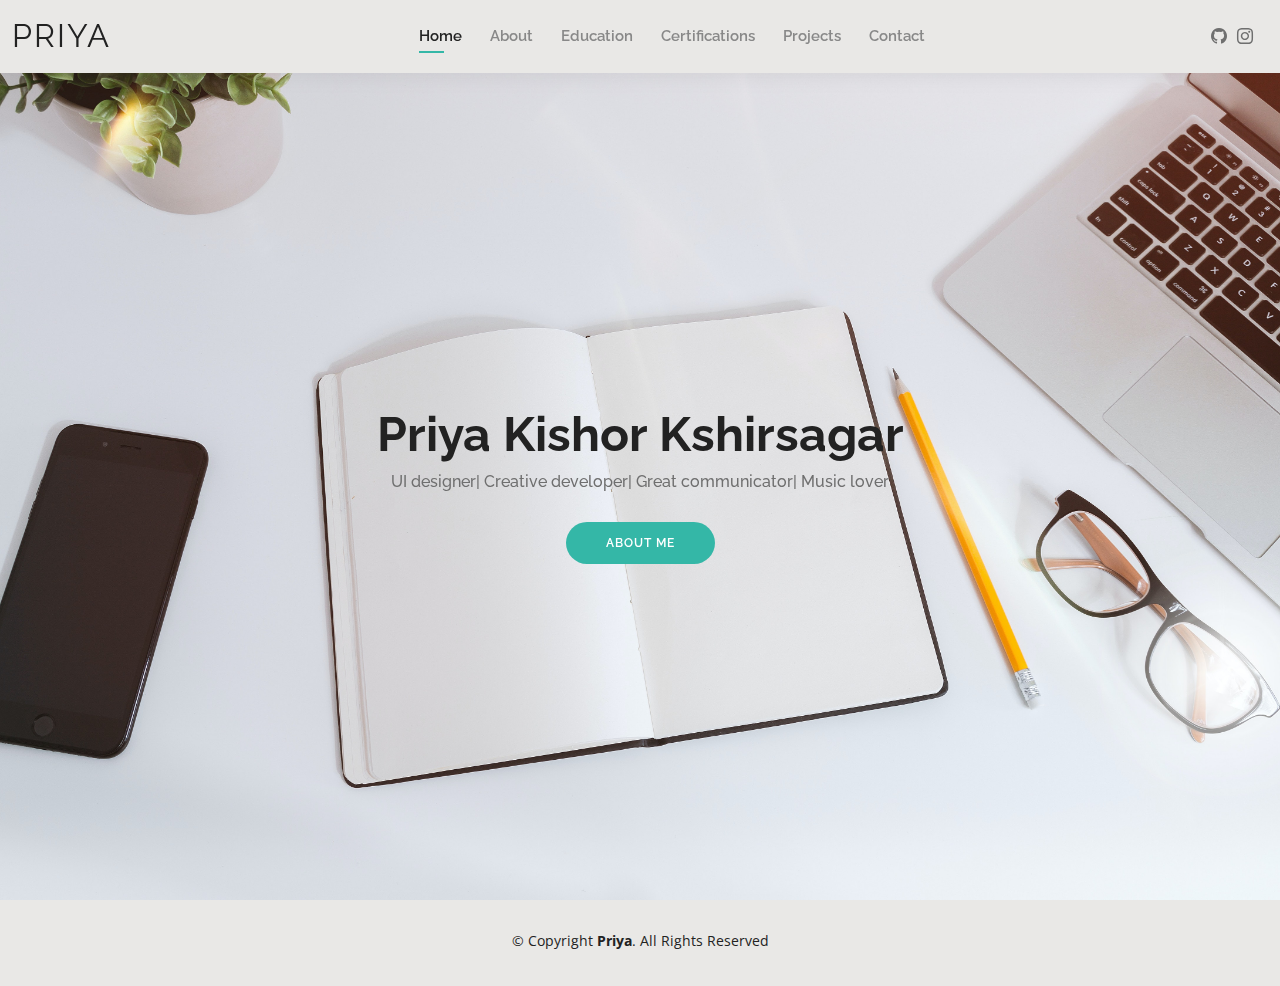
<file: docs/index.html>
<!DOCTYPE html>
<html lang="en">

<head>
  <meta charset="utf-8">
  <meta content="width=device-width, initial-scale=1.0" name="viewport">

  <title>Priya's Portfolio</title>
  <meta content="" name="description">
  <meta content="" name="keywords">

  <!-- Favicons -->
  <link href="assets/img/star.png" rel="icon">
  <link href="assets/img/star.png" rel="apple-touch-icon">

  <!-- Google Fonts -->
  <link href="https://fonts.googleapis.com/css?family=Open+Sans:300,300i,400,400i,600,600i,700,700i|Raleway:300,300i,400,400i,500,500i,600,600i,700,700i|Poppins:300,300i,400,400i,500,500i,600,600i,700,700i" rel="stylesheet">

  <!-- Vendor CSS Files -->
  <link href="assets/vendor/aos/aos.css" rel="stylesheet">
  <link href="assets/vendor/bootstrap/css/bootstrap.min.css" rel="stylesheet">
  <link href="assets/vendor/bootstrap-icons/bootstrap-icons.css" rel="stylesheet">
  <link href="assets/vendor/boxicons/css/boxicons.min.css" rel="stylesheet">
  <link href="assets/vendor/glightbox/css/glightbox.min.css" rel="stylesheet">
  <link href="assets/vendor/swiper/swiper-bundle.min.css" rel="stylesheet">

  <!-- Template Main CSS File -->
  <link href="assets/css/style.css" rel="stylesheet">

  <!-- =======================================================
  * Template Name: Kelly - v4.10.0
  * Template URL: https://bootstrapmade.com/kelly-free-bootstrap-cv-resume-html-template/
  * Author: BootstrapMade.com
  * License: https://bootstrapmade.com/license/
  ======================================================== -->
</head>

<body>

  <!-- ======= Header ======= -->
  <header id="header" class="fixed-top">
    <div class="container-fluid d-flex justify-content-between align-items-center">

      <h1 class="logo me-auto me-lg-0"><a href="index.html">Priya</a></h1>
      <!-- Uncomment below if you prefer to use an image logo -->
      <!-- <a href="index.html" class="logo"><img src="assets/img/logo.png" alt="" class="img-fluid"></a> -->

      <nav id="navbar" class="navbar order-last order-lg-0">
        <ul>
          <li><a class="active" href="index.html">Home</a></li>
          <li><a href="about.html">About</a></li>
          <li><a href="education.html">Education</a></li>
          <li><a href="certifications.html">Certifications</a></li>
          <li><a href="Projects.html">Projects</a></li>
          <li><a href="contact.html">Contact</a></li>
        </ul>
        <i class="bi bi-list mobile-nav-toggle"></i>
      </nav><!-- .navbar -->

      <div class="header-social-links">
        <!-- <a href="#" class="facebook"><i class="bi bi-facebook"></i></a> -->
        <!-- <a href="#" class="linkedin"><i class="bi bi-linkedin"></i></i></a> -->
        <a href="#" class="github"><i class="bi bi-github"></i></a>
        <a href="#" class="instagram"><i class="bi bi-instagram"></i></a>
      </div>

    </div>

  </header><!-- End Header -->

  <!-- ======= Hero Section ======= -->
  <section id="hero" class="d-flex align-items-center">
    <div class="container d-flex flex-column align-items-center" data-aos="zoom-in" data-aos-delay="100">
      <h1>Priya Kishor Kshirsagar</h1>
      <h2>UI designer| Creative developer| Great communicator| Music lover</h2>
      <a href="about.html" class="btn-about">About Me</a>
    </div>
  </section><!-- End Hero -->

  <!-- ======= Footer ======= -->
  <footer id="footer">
    <div class="container">
      <div class="copyright">
        &copy; Copyright <strong><span>Priya</span></strong>. All Rights Reserved
      </div>
      <div class="credits">
        <!-- All the links in the footer should remain intact. -->
        <!-- You can delete the links only if you purchased the pro version. -->
        <!-- Licensing information: https://bootstrapmade.com/license/ -->
        <!-- Purchase the pro version with working PHP/AJAX contact form: https://bootstrapmade.com/kelly-free-bootstrap-cv-resume-html-template/ -->
        <!-- Designed by <a href="https://bootstrapmade.com/">BootstrapMade</a> -->
      </div>
    </div>
  </footer><!-- End  Footer -->

  <div id="preloader"></div>
  <a href="#" class="back-to-top d-flex align-items-center justify-content-center"><i class="bi bi-arrow-up-short"></i></a>

  <!-- Vendor JS Files -->
  <script src="assets/vendor/purecounter/purecounter_vanilla.js"></script>
  <script src="assets/vendor/aos/aos.js"></script>
  <script src="assets/vendor/bootstrap/js/bootstrap.bundle.min.js"></script>
  <script src="assets/vendor/glightbox/js/glightbox.min.js"></script>
  <script src="assets/vendor/isotope-layout/isotope.pkgd.min.js"></script>
  <script src="assets/vendor/swiper/swiper-bundle.min.js"></script>
  <script src="assets/vendor/waypoints/noframework.waypoints.js"></script>
  <script src="assets/vendor/php-email-form/validate.js"></script>

  <!-- Template Main JS File -->
  <script src="assets/js/main.js"></script>

</body>

</html>
</file>
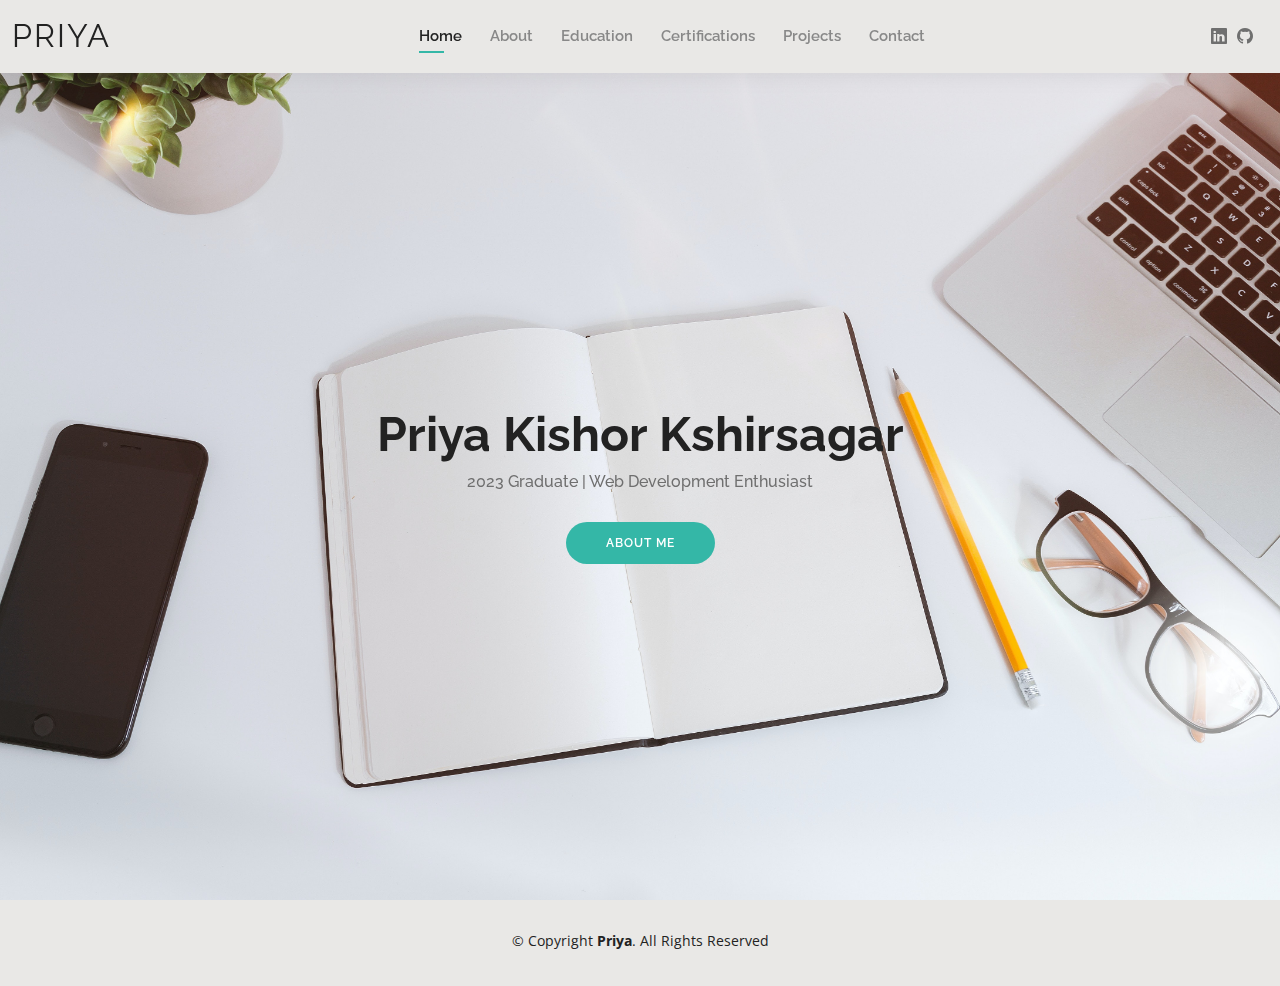
<file: Priya/index.html>
<!DOCTYPE html>
<html lang="en">

<head>
  <meta charset="utf-8">
  <meta content="width=device-width, initial-scale=1.0" name="viewport">

  <title>Priya's Portfolio</title>
  <meta content="" name="description">
  <meta content="" name="keywords">

  <!-- Favicons -->
  <link href="assets/img/star.png" rel="icon">
  <link href="assets/img/star.png" rel="apple-touch-icon">

  <!-- Google Fonts -->
  <link href="https://fonts.googleapis.com/css?family=Open+Sans:300,300i,400,400i,600,600i,700,700i|Raleway:300,300i,400,400i,500,500i,600,600i,700,700i|Poppins:300,300i,400,400i,500,500i,600,600i,700,700i" rel="stylesheet">

  <!-- Vendor CSS Files -->
  <link href="assets/vendor/aos/aos.css" rel="stylesheet">
  <link href="assets/vendor/bootstrap/css/bootstrap.min.css" rel="stylesheet">
  <link href="assets/vendor/bootstrap-icons/bootstrap-icons.css" rel="stylesheet">
  <link href="assets/vendor/boxicons/css/boxicons.min.css" rel="stylesheet">
  <link href="assets/vendor/glightbox/css/glightbox.min.css" rel="stylesheet">
  <link href="assets/vendor/swiper/swiper-bundle.min.css" rel="stylesheet">

  <!-- Template Main CSS File -->
  <link href="assets/css/style.css" rel="stylesheet">

</head>

<body>

  <!-- ======= Header ======= -->
  <header id="header" class="fixed-top">
    <div class="container-fluid d-flex justify-content-between align-items-center">

      <h1 class="logo me-auto me-lg-0"><a href="index.html">Priya</a></h1>
     
      <!-- <a href="index.html" class="logo"><img src="assets/img/logo.png" alt="" class="img-fluid"></a> -->

      <nav id="navbar" class="navbar order-last order-lg-0">
        <ul>
          <li><a class="active" href="index.html">Home</a></li>
          <li><a href="about.html">About</a></li>
          <li><a href="education.html">Education</a></li>
          <li><a href="certifications.html">Certifications</a></li>
          <li><a href="Projects.html">Projects</a></li>
          <li><a href="contact.html">Contact</a></li>
        </ul>
        <i class="bi bi-list mobile-nav-toggle"></i>
      </nav><!-- .navbar -->

      <div class="header-social-links">
        <a href="https://www.linkedin.com/in/priya-kishor-kshirsagar-585572217/" class="linkedin"><i class="bi bi-linkedin"></i></i></a>
        <a href="https://github.com/PriyaKsagar2" class="github"><i class="bi bi-github"></i></a>
        <!-- <a href="#" class="instagram"><i class="bi bi-instagram"></i></a> -->
      </div>

    </div>

  </header><!-- End Header -->

  <!-- ======= Hero Section ======= -->
  <section id="hero" class="d-flex align-items-center">
    <div class="container d-flex flex-column align-items-center" data-aos="zoom-in" data-aos-delay="100">
      <h1>Priya Kishor Kshirsagar</h1>
      <h2>2023 Graduate | Web Development Enthusiast</h2>
      <a href="about.html" class="btn-about">About Me</a>
    </div>
  </section><!-- End Hero -->

  <!-- ======= Footer ======= -->
  <footer id="footer">
    <div class="container">
      <div class="copyright">
        &copy; Copyright <strong><span>Priya</span></strong>. All Rights Reserved
      </div>
      <div class="credits">
        <!-- All the links in the footer should remain intact. -->
        <!-- You can delete the links only if you purchased the pro version. -->
        <!-- Licensing information: https://bootstrapmade.com/license/ -->
        <!-- Purchase the pro version with working PHP/AJAX contact form: https://bootstrapmade.com/kelly-free-bootstrap-cv-resume-html-template/ -->
        <!-- Designed by <a href="https://bootstrapmade.com/">BootstrapMade</a> -->
      </div>
    </div>
  </footer><!-- End  Footer -->

  <div id="preloader"></div>
  <a href="#" class="back-to-top d-flex align-items-center justify-content-center"><i class="bi bi-arrow-up-short"></i></a>

  <!-- Vendor JS Files -->
  <script src="assets/vendor/purecounter/purecounter_vanilla.js"></script>
  <script src="assets/vendor/aos/aos.js"></script>
  <script src="assets/vendor/bootstrap/js/bootstrap.bundle.min.js"></script>
  <script src="assets/vendor/glightbox/js/glightbox.min.js"></script>
  <script src="assets/vendor/isotope-layout/isotope.pkgd.min.js"></script>
  <script src="assets/vendor/swiper/swiper-bundle.min.js"></script>
  <script src="assets/vendor/waypoints/noframework.waypoints.js"></script>
  <script src="assets/vendor/php-email-form/validate.js"></script>

  <!-- Template Main JS File -->
  <script src="assets/js/main.js"></script>

</body>

</html>
</file>
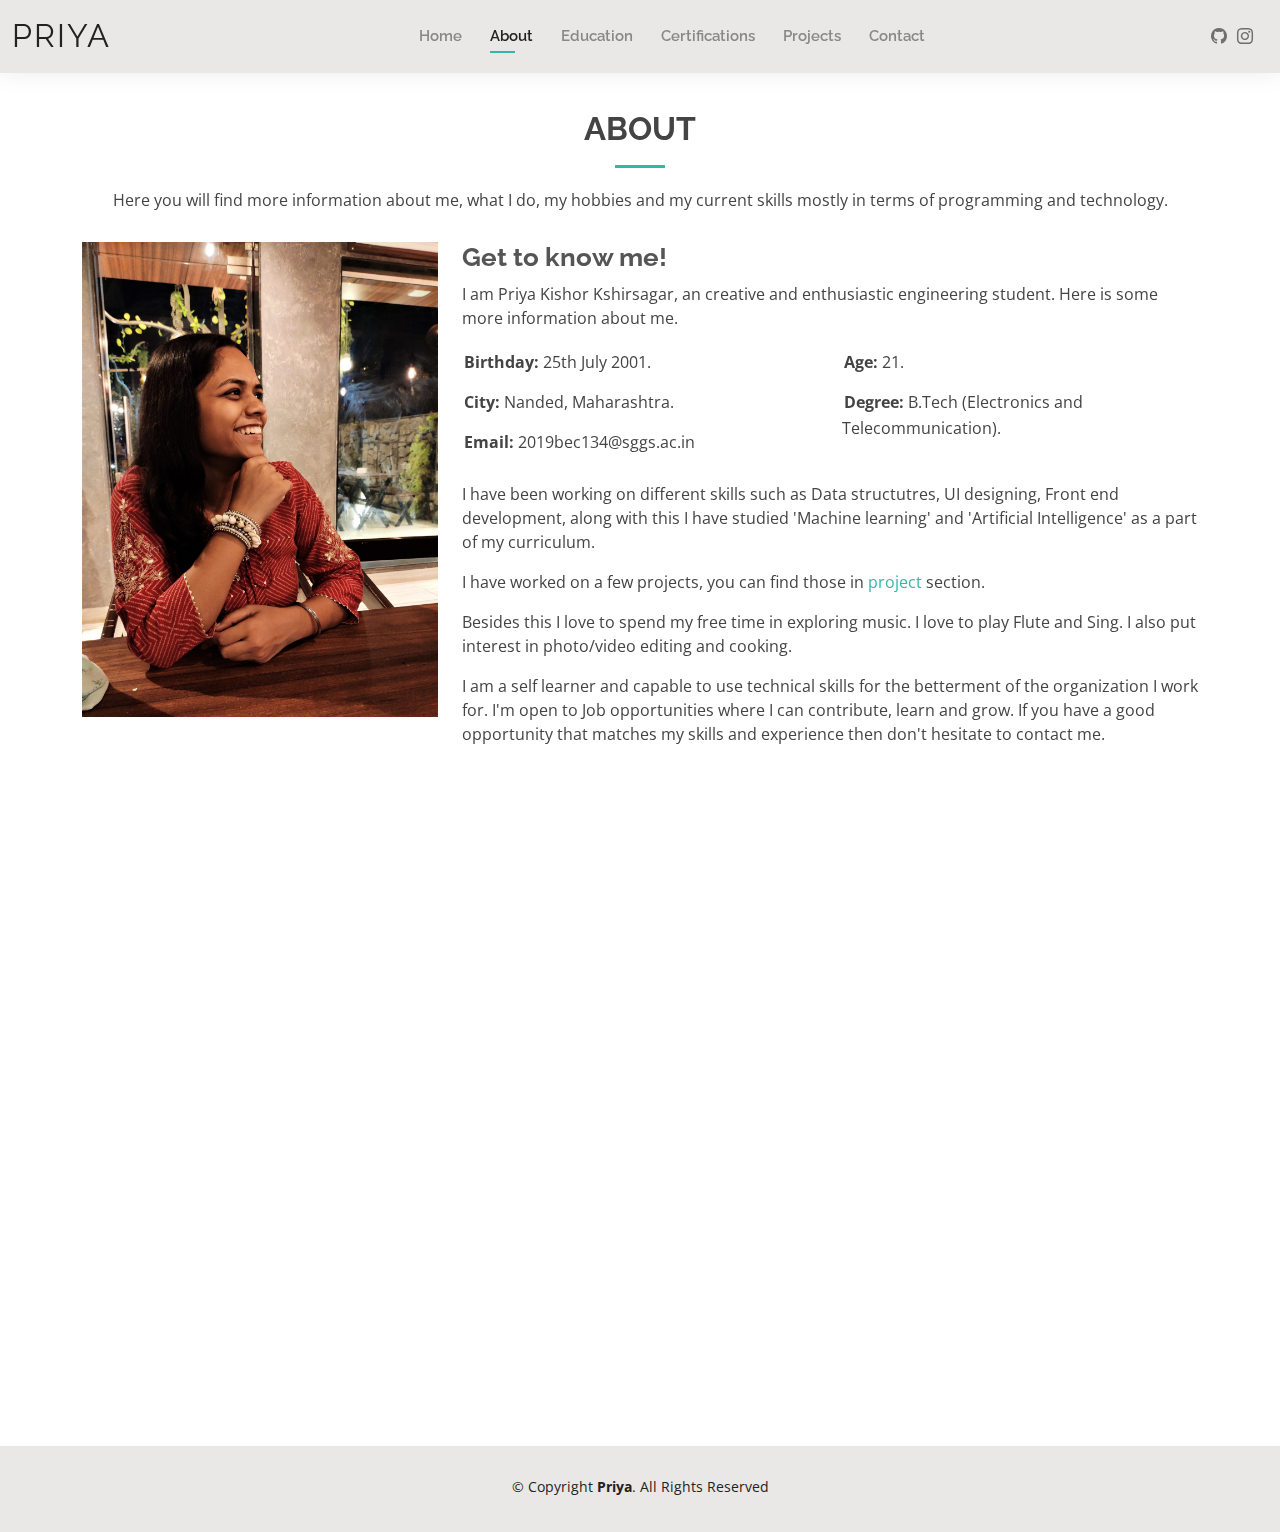
<file: docs/about.html>
<!DOCTYPE html>
<html lang="en">

<head>
  <meta charset="utf-8">
  <meta content="width=device-width, initial-scale=1.0" name="viewport">

  <title>About - Priya's Portfolio</title>
  <meta content="" name="description">
  <meta content="" name="keywords">

  <!-- Favicons -->
  <!-- Favicons -->
  <link href="assets/img/star.png" rel="icon">
  <link href="assets/img/star.png" rel="apple-touch-icon">

  <!-- Google Fonts -->
  <link href="https://fonts.googleapis.com/css?family=Open+Sans:300,300i,400,400i,600,600i,700,700i|Raleway:300,300i,400,400i,500,500i,600,600i,700,700i|Poppins:300,300i,400,400i,500,500i,600,600i,700,700i" rel="stylesheet">

  <!-- Vendor CSS Files -->
  <link href="assets/vendor/aos/aos.css" rel="stylesheet">
  <link href="assets/vendor/bootstrap/css/bootstrap.min.css" rel="stylesheet">
  <link href="assets/vendor/bootstrap-icons/bootstrap-icons.css" rel="stylesheet">
  <link href="assets/vendor/boxicons/css/boxicons.min.css" rel="stylesheet">
  <link href="assets/vendor/glightbox/css/glightbox.min.css" rel="stylesheet">
  <link href="assets/vendor/swiper/swiper-bundle.min.css" rel="stylesheet">

  <!-- Template Main CSS File -->
  <link href="assets/css/style.css" rel="stylesheet">

  <!-- =======================================================
  * Template Name: Kelly - v4.10.0
  * Template URL: https://bootstrapmade.com/kelly-free-bootstrap-cv-resume-html-template/
  * Author: BootstrapMade.com
  * License: https://bootstrapmade.com/license/
  ======================================================== -->
</head>

<body>

  <!-- ======= Header ======= -->
  <header id="header" class="fixed-top">
    <div class="container-fluid d-flex justify-content-between align-items-center">

      <h1 class="logo me-auto me-lg-0"><a href="index.html">Priya</a></h1>
      <!-- Uncomment below if you prefer to use an image logo -->
      <!-- <a href="index.html" class="logo"><img src="assets/img/logo.png" alt="" class="img-fluid"></a>-->

      <nav id="navbar" class="navbar order-last order-lg-0">
        <ul>
          <li><a href="index.html">Home</a></li>
          <li><a class="active" href="about.html">About</a></li>
          <li><a href="education.html">Education</a></li>
          <li><a href="certifications.html">Certifications</a></li>
          <li><a href="Projects.html">Projects</a></li>
          <li><a href="contact.html">Contact</a></li>
        </ul>
        <i class="bi bi-list mobile-nav-toggle"></i>
      </nav><!-- .navbar -->

      <div class="header-social-links">
        <!-- <a href="#" class="facebook"><i class="bi bi-facebook"></i></a> -->
        <!-- <a href="#" class="linkedin"><i class="bi bi-linkedin"></i></i></a> -->
        <a href="#" class="github"><i class="bi bi-github"></i></a>
        <a href="#" class="instagram"><i class="bi bi-instagram"></i></a>
      </div>

    </div>

  </header><!-- End Header -->

  <main id="main">

    <!-- ======= About Section ======= -->
    <section id="about" class="about">
      <div class="container" data-aos="fade-up">

        <div class="section-title">
          <h2>About</h2>
          <p>Here you will find more information about me, what I do, my hobbies and my current skills mostly in terms of programming and technology.</p>
        </div>

        <div class="row">
          <div class="col-lg-4">
            <img src="assets/img/About1.jpg" class="img-fluid" alt="">
          </div>
          <div class="col-lg-8 pt-4 pt-lg-0 content">
            <h3>Get to know me!</h3> 
            <!-- (&amp; Developer) -->
            <p>
              I am Priya Kishor Kshirsagar, an creative and enthusiastic engineering student. Here is some more information about me. 
            </p>
            <div class="row">
              <div class="col-lg-6">
                <ul>
                  <li><i class="bi bi-rounded-right"></i> <strong>Birthday:</strong> 25th July 2001.</li>
                  <!-- <li><i class="bi bi-rounded-right"></i> <strong>Website:</strong> www.example.com</li> -->
                  <!-- <li><i class="bi bi-rounded-right"></i> <strong>Phone:</strong> +123 456 7890</li> -->
                  <li><i class="bi bi-rounded-right"></i> <strong>City:</strong> Nanded, Maharashtra.</li>
                  <li><i class="bi bi-rounded-right"></i> <strong>Email:</strong> 2019bec134@sggs.ac.in</li>
                </ul>
              </div>
              <div class="col-lg-6">
                <ul>
                  <li><i class="bi bi-rounded-right"></i> <strong>Age:</strong> 21.</li>
                  <li><i class="bi bi-rounded-right"></i> <strong>Degree:</strong> B.Tech (Electronics and Telecommunication).</li>
                  <!-- <li><i class="bi bi-rounded-right"></i> <strong>Email:</strong> 2019bec134@sggs.ac.in</li> -->
                  <!--<li><i class="bi bi-rounded-right"></i> <strong>Freelance:</strong> Available</li> -->
                </ul>
              </div>
            </div>
            <!-- <p>
              I am an enthusiastic engineering student who is a self learner and capable to use technical skills for the
              betterment of the organization.
            </p> -->
            <P>
              I have been working on different skills such as Data structutres, UI designing, Front end development, along with this I have studied 'Machine learning' and 'Artificial Intelligence' as a part of my curriculum.
            </P>
            <p>
              I have worked on a few projects, you can find those in <a href="Projects.html">project</a> section.
            </p>
            <p>
              Besides this I love to spend my free time in exploring music. I love to play Flute and Sing. I also put interest in photo/video editing and cooking.
            </p>            
            <p>
              I am a self learner and capable to use technical skills for the betterment of the organization I work for. I'm open to Job opportunities where I can contribute, learn and grow. If you have a good opportunity that matches my skills and experience then don't hesitate to contact me.
            </p>
          </div>
        </div>

      </div>
    </section><!-- End About Section -->

      <!-- ======= Skills Section ======= -->
      <section id="skills" class="skills">
        <div class="container" data-aos="fade-up">
  
          <div class="section-title">
            <h2>Skills</h2>
            <!-- <p>Magnam dolores commodi suscipit. Necessitatibus eius consequatur ex aliquid fuga eum quidem. Sit sint consectetur velit. Quisquam quos quisquam cupiditate. Et nemo qui impedit suscipit alias ea. Quia fugiat sit in iste officiis commodi quidem hic quas.</p> -->
          </div>
  
          <div class="row skills-content">
  
            <div class="col-lg-6">
  
              <!-- <div class="progress">
                <span class="skill">C++ <i class="val">70%</i></span>
                <div class="progress-bar-wrap">
                  <div class="progress-bar" role="progressbar" aria-valuenow="70" aria-valuemin="0" aria-valuemax="100"></div>
                </div>
              </div> -->
  
              <!-- <div class="progress">
                <span class="skill">HTML <i class="val">70%</i></span>
                <div class="progress-bar-wrap">
                  <div class="progress-bar" role="progressbar" aria-valuenow="70" aria-valuemin="0" aria-valuemax="100"></div>
                </div>
              </div> -->              
  
              <!-- <div class="progress">
                <span class="skill">css<i class="val">70%</i></span>
                <div class="progress-bar-wrap">
                  <div class="progress-bar" role="progressbar" aria-valuenow="70" aria-valuemin="0" aria-valuemax="100"></div>
                </div>
              </div> -->
            
              <!-- <div class="progress">
                <span class="skill">Python<i class="val">70%</i></span>
                <div class="progress-bar-wrap">
                  <div class="progress-bar" role="progressbar" aria-valuenow="70" aria-valuemin="0" aria-valuemax="100"></div>
                </div>
              </div> -->

              <div>                
                <li><i class="bi bi-rounded-right"></i> <strong><a>C++</a></strong></li>
              </div>
              <div>
                <li><i class="bi bi-rounded-right"></i> <strong><a>HTML5</a></strong></li>                
              </div>
              <div>
                <li><i class="bi bi-rounded-right"></i> <strong><a>CSS3</a></strong></li>                
              </div>
              <div>
                <li><i class="bi bi-rounded-right"></i> <strong><a>Python</a></strong></li>                
              </div>

            </div>
  
            <div class="col-lg-6">
  
              <!-- <div class="progress">
                <span class="skill">Data Structures <i class="val">70%</i></span>
                <div class="progress-bar-wrap">
                  <div class="progress-bar" role="progressbar" aria-valuenow="90" aria-valuemin="0" aria-valuemax="100"></div>
                </div>
              </div> -->             

              <!-- <div class="progress">
                <span class="skill">Communication <i class="val">90%</i></span>
                <div class="progress-bar-wrap">
                  <div class="progress-bar" role="progressbar" aria-valuenow="90" aria-valuemin="0" aria-valuemax="100"></div>
                </div>
              </div> -->
                
              <!-- <div class="progress">
                <span class="skill">MS Word <i class="val">90%</i></span>
                <div class="progress-bar-wrap">
                  <div class="progress-bar" role="progressbar" aria-valuenow="90" aria-valuemin="0" aria-valuemax="100"></div>
                </div>
              </div> -->
  
              <!-- <div ="progress">
                <span class="skill">Photo/ Video editing<i class="val">80%</i></span>
                <div class="progress-bar-wrap">
                  <div class="progress-bar" role="progressbar" aria-valuenow="55" aria-valuemin="0" aria-valuemax="100"></div>
                </div>
              </div> -->

              
              <div>
                <li><i class="bi bi-rounded-right"></i> <strong><a>Data Structures</a></strong></li>                
              </div>
              <div>
                <li><i class="bi bi-rounded-right"></i> <strong><a>Communication</a></strong></li>                
              </div>
              <div>
                <li><i class="bi bi-rounded-right"></i> <strong><a>MS Word</a></strong></li>              
              </div>
              <div>
                <li><i class="bi bi-rounded-right"></i> <strong><a>Photo/ Video editing</a></strong></li>                
              </div>

  
            </div>
  
          </div>
  
        </div>
      </section>
      
      <!-- End Skills Section -->

    <!-- ======= Facts Section ======= -->
    <section id="facts" class="facts">
      <div class="container" data-aos="fade-up">

        <div class="section-title">
          <h2>Strengths</h2>
          <!-- <p>Magnam dolores commodi suscipit. Necessitatibus eius consequatur ex aliquid fuga eum quidem. Sit sint consectetur velit. Quisquam quos quisquam cupiditate. Et nemo qui impedit suscipit alias ea. Quia fugiat sit in iste officiis commodi quidem hic quas.</p> -->
        </div>

        <!-- <div class="row counters">

          <div class="col-lg-3 col-6 text-center">
            <span data-purecounter-start="0" data-purecounter-end="232" data-purecounter-duration="1" class="purecounter"></span>
            <p>Positive Attitute</p>
          </div>

          <div class="col-lg-3 col-6 text-center">
            <span data-purecounter-start="0" data-purecounter-end="521" data-purecounter-duration="1" class="purecounter"></span>
            <p>Effective communication.</p>
          </div>

          <div class="col-lg-3 col-6 text-center">
            <span data-purecounter-start="0" data-purecounter-end="1463" data-purecounter-duration="1" class="purecounter"></span>
            <p>Teamwork</p>
          </div>

          <div class="col-lg-3 col-6 text-center">
            <span data-purecounter-start="0" data-purecounter-end="15" data-purecounter-duration="1" class="purecounter"></span>
            <p>Creative thinking</p>
          </div>

        </div> -->

        <div class="row">
          <div class="col-lg-6">
            <ul>
              <li><i class="bi bi-rounded-right"></i> <strong>Positive Attitute.</strong></li>
              <li><i class="bi bi-rounded-right"></i> <strong>Creative thinking.</strong></li>
              <!-- <li><i class="bi bi-rounded-right"></i> <strong>Phone:</strong> +123 456 7890</li> -->
              <li><i class="bi bi-rounded-right"></i> <strong>Time Management.</strong></li>
            </ul>
          </div>
          <div class="col-lg-6">
            <ul>
              <li><i class="bi bi-rounded-right"></i> <strong>Effective communication.</strong></li>
              <li><i class="bi bi-rounded-right"></i> <strong>Teamwork.</strong></li>
              <li><i class="bi bi-rounded-right"></i> <strong>Writing Skills.</strong></li>
              <!-- <li><i class="bi bi-rounded-right"></i> <strong>Email:</strong> 2019bec134@sggs.ac.in</li> -->
              <!--<li><i class="bi bi-rounded-right"></i> <strong>Freelance:</strong> Available</li> -->
            </ul>
          </div>
        </div>

      </div>
    </section>

    

    <!-- End Facts Section -->

    <!-- ======= Testimonials Section ======= -->
    <!-- <section id="testimonials" class="testimonials">
      <div class="container" data-aos="fade-up">

        <div class="section-title">
          <h2>Testimonials</h2>
          <p>Magnam dolores commodi suscipit. Necessitatibus eius consequatur ex aliquid fuga eum quidem. Sit sint consectetur velit. Quisquam quos quisquam cupiditate. Et nemo qui impedit suscipit alias ea. Quia fugiat sit in iste officiis commodi quidem hic quas.</p>
        </div>

        <div class="testimonials-slider swiper" data-aos="fade-up" data-aos-delay="100">
          <div class="swiper-wrapper">

            <div class="swiper-slide">
              <div class="testimonial-item">
                <img src="assets/img/testimonials/testimonials-1.jpg" class="testimonial-img" alt="">
                <h3>Saul Goodman</h3>
                <h4>Ceo &amp; Founder</h4>
                <p>
                  <i class="bx bxs-quote-alt-left quote-icon-left"></i>
                  Proin iaculis purus consequat sem cure digni ssim donec porttitora entum suscipit rhoncus. Accusantium quam, ultricies eget id, aliquam eget nibh et. Maecen aliquam, risus at semper.
                  <i class="bx bxs-quote-alt-right quote-icon-right"></i>
                </p>
              </div>
            </div> -->
            <!-- End testimonial item -->

            <!-- <div class="swiper-slide">
              <div class="testimonial-item">
                <img src="assets/img/testimonials/testimonials-2.jpg" class="testimonial-img" alt="">
                <h3>Sara Wilsson</h3>
                <h4>Designer</h4>
                <p>
                  <i class="bx bxs-quote-alt-left quote-icon-left"></i>
                  Export tempor illum tamen malis malis eram quae irure esse labore quem cillum quid cillum eram malis quorum velit fore eram velit sunt aliqua noster fugiat irure amet legam anim culpa.
                  <i class="bx bxs-quote-alt-right quote-icon-right"></i>
                </p>
              </div>
            </div> -->
            <!-- End testimonial item -->

            <!-- <div class="swiper-slide">
              <div class="testimonial-item">
                <img src="assets/img/testimonials/testimonials-3.jpg" class="testimonial-img" alt="">
                <h3>Jena Karlis</h3>
                <h4>Store Owner</h4>
                <p>
                  <i class="bx bxs-quote-alt-left quote-icon-left"></i>
                  Enim nisi quem export duis labore cillum quae magna enim sint quorum nulla quem veniam duis minim tempor labore quem eram duis noster aute amet eram fore quis sint minim.
                  <i class="bx bxs-quote-alt-right quote-icon-right"></i>
                </p>
              </div>
            </div> -->
            <!-- End testimonial item -->

            <!-- <div class="swiper-slide">
              <div class="testimonial-item">
                <img src="assets/img/testimonials/testimonials-4.jpg" class="testimonial-img" alt="">
                <h3>Matt Brandon</h3>
                <h4>Freelancer</h4>
                <p>
                  <i class="bx bxs-quote-alt-left quote-icon-left"></i>
                  Fugiat enim eram quae cillum dolore dolor amet nulla culpa multos export minim fugiat minim velit minim dolor enim duis veniam ipsum anim magna sunt elit fore quem dolore labore illum veniam.
                  <i class="bx bxs-quote-alt-right quote-icon-right"></i>
                </p>
              </div>
            </div> -->
            <!-- End testimonial item -->

            <!-- <div class="swiper-slide">
              <div class="testimonial-item">
                <img src="assets/img/testimonials/testimonials-5.jpg" class="testimonial-img" alt="">
                <h3>John Larson</h3>
                <h4>Entrepreneur</h4>
                <p>
                  <i class="bx bxs-quote-alt-left quote-icon-left"></i>
                  Quis quorum aliqua sint quem legam fore sunt eram irure aliqua veniam tempor noster veniam enim culpa labore duis sunt culpa nulla illum cillum fugiat legam esse veniam culpa fore nisi cillum quid.
                  <i class="bx bxs-quote-alt-right quote-icon-right"></i>
                </p>
              </div>
            </div> -->
            <!-- End testimonial item -->

          <!-- </div>
          <div class="swiper-pagination"></div>
        </div>

      </div>
    </section>
     -->
    <!-- End Testimonials Section -->

  </main><!-- End #main -->

  <!-- ======= Footer ======= -->
  <footer id="footer">
    <div class="container">
      <div class="copyright">
        &copy; Copyright <strong><span>Priya</span></strong>. All Rights Reserved
      </div>
      <div class="credits">
        <!-- All the links in the footer should remain intact. -->
        <!-- You can delete the links only if you purchased the pro version. -->
        <!-- Licensing information: https://bootstrapmade.com/license/ -->
        <!-- Purchase the pro version with working PHP/AJAX contact form: https://bootstrapmade.com/kelly-free-bootstrap-cv-resume-html-template/ -->
        <!-- Designed by <a href="https://bootstrapmade.com/">BootstrapMade</a> -->
      </div>
    </div>
  </footer><!-- End  Footer -->

  <div id="preloader"></div>
  <a href="#" class="back-to-top d-flex align-items-center justify-content-center"><i class="bi bi-arrow-up-short"></i></a>

  <!-- Vendor JS Files -->
  <script src="assets/vendor/purecounter/purecounter_vanilla.js"></script>
  <script src="assets/vendor/aos/aos.js"></script>
  <script src="assets/vendor/bootstrap/js/bootstrap.bundle.min.js"></script>
  <script src="assets/vendor/glightbox/js/glightbox.min.js"></script>
  <script src="assets/vendor/isotope-layout/isotope.pkgd.min.js"></script>
  <script src="assets/vendor/swiper/swiper-bundle.min.js"></script>
  <script src="assets/vendor/waypoints/noframework.waypoints.js"></script>
  <script src="assets/vendor/php-email-form/validate.js"></script>

  <!-- Template Main JS File -->
  <script src="assets/js/main.js"></script>

</body>

</html>
</file>
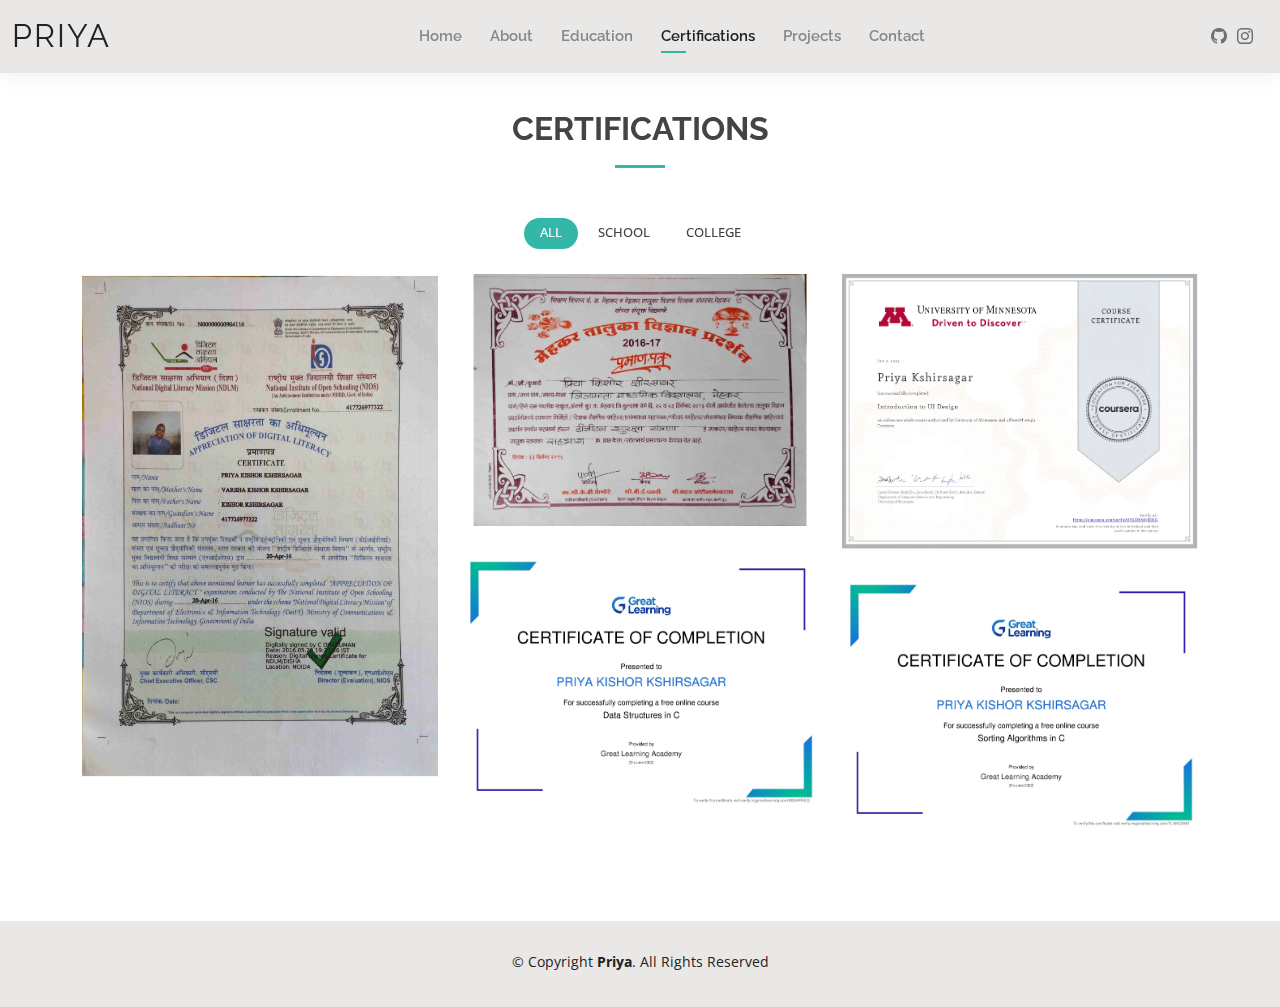
<file: docs/certifications.html>
<!DOCTYPE html>
<html lang="en">

<head>
  <meta charset="utf-8">
  <meta content="width=device-width, initial-scale=1.0" name="viewport">

  <title>Portfolio - Priya's Portfolio</title>
  <meta content="" name="description">
  <meta content="" name="keywords">

  <!-- Favicons -->
  <link href="assets/img/star.png" rel="icon">
  <link href="assets/img/star.png" rel="apple-touch-icon">

  <!-- Google Fonts -->
  <link href="https://fonts.googleapis.com/css?family=Open+Sans:300,300i,400,400i,600,600i,700,700i|Raleway:300,300i,400,400i,500,500i,600,600i,700,700i|Poppins:300,300i,400,400i,500,500i,600,600i,700,700i" rel="stylesheet">

  <!-- Vendor CSS Files -->
  <link href="assets/vendor/aos/aos.css" rel="stylesheet">
  <link href="assets/vendor/bootstrap/css/bootstrap.min.css" rel="stylesheet">
  <link href="assets/vendor/bootstrap-icons/bootstrap-icons.css" rel="stylesheet">
  <link href="assets/vendor/boxicons/css/boxicons.min.css" rel="stylesheet">
  <link href="assets/vendor/glightbox/css/glightbox.min.css" rel="stylesheet">
  <link href="assets/vendor/swiper/swiper-bundle.min.css" rel="stylesheet">

  <!-- Template Main CSS File -->
  <link href="assets/css/style.css" rel="stylesheet">

  <!-- =======================================================
  * Template Name: Kelly - v4.10.0
  * Template URL: https://bootstrapmade.com/kelly-free-bootstrap-cv-resume-html-template/
  * Author: BootstrapMade.com
  * License: https://bootstrapmade.com/license/
  ======================================================== -->
</head>

<body>

  <!-- ======= Header ======= -->
  <header id="header" class="fixed-top">
    <div class="container-fluid d-flex justify-content-between align-items-center">

      <h1 class="logo me-auto me-lg-0"><a href="index.html">Priya</a></h1>
      <!-- Uncomment below if you prefer to use an image logo -->
      <!-- <a href="index.html" class="logo"><img src="assets/img/logo.png" alt="" class="img-fluid"></a>-->

      <nav id="navbar" class="navbar order-last order-lg-0">
        <ul>
          <li><a href="index.html">Home</a></li>
          <li><a href="about.html">About</a></li>
          <li><a href="education.html">Education</a></li>
          <li><a class="active" href="certifications.html">Certifications</a></li>
          <li><a href="Projects.html">Projects</a></li>
          <li><a href="contact.html">Contact</a></li>
        </ul>
        <i class="bi bi-list mobile-nav-toggle"></i>
      </nav><!-- .navbar -->

      <div class="header-social-links">
        <!-- <a href="#" class="facebook"><i class="bi bi-facebook"></i></a> -->
        <!-- <a href="#" class="linkedin"><i class="bi bi-linkedin"></i></i></a> -->
        <a href="#" class="github"><i class="bi bi-github"></i></a>
        <a href="#" class="instagram"><i class="bi bi-instagram"></i></a>
      </div>

    </div>

  </header><!-- End Header -->

  <main id="main">

    <!-- ======= Portfolio Section ======= -->
    <section id="portfolio" class="portfolio">
      <div class="container" data-aos="fade-up">

        <div class="section-title">
          <h2>certifications</h2>
        </div>

        <div class="row" data-aos="fade-up" data-aos-delay="100">
          <div class="col-lg-12 d-flex justify-content-center">
            <ul id="portfolio-flters">
              <li data-filter="*" class="filter-active">All</li>
              <li data-filter=".filter-app">School</li>
              <li data-filter=".filter-card">College</li>
              <!-- <li data-filter=".filter-web">Web</li> -->
            </ul>
          </div>
        </div>

        <div class="row portfolio-container" data-aos="fade-up" data-aos-delay="200">

          <div class="col-lg-4 col-md-6 portfolio-item filter-app">
            <div class="portfolio-wrap">
              <img src="assets/img/portfolio/Digital literacy.jpg" class="img-fluid" alt="">
              <div class="portfolio-info">
                <h4></h4>
                <p>Digital literacy</p>
                <div class="portfolio-links">
                  <a href="assets/img/portfolio/Digital literacy.jpg" data-gallery="portfolioGallery" class="portfolio-lightbox"><i class="bx bx-plus"></i></a>
                  <!-- <a href="https://drive.google.com/file/d/14ZDacdHLTBUumXKkYtoig1jpo2JwXayo/view?usp=share_link" class="portfolio-details-lightbox" data-glightbox="type: external" title="Portfolio Details"><i class="bx bx-link"></i></a> -->
                </div>
              </div>
            </div>
          </div>

          <!-- <div class="col-lg-4 col-md-6 portfolio-item filter-web">
            <div class="portfolio-wrap">
              <img src="assets/img/portfolio/portfolio-2.jpg" class="img-fluid" alt="">
              <div class="portfolio-info">
                <h4>Web 3</h4>
                <p>Web</p>
                <div class="portfolio-links">
                  <a href="assets/img/portfolio/portfolio-2.jpg" data-gallery="portfolioGallery" class="portfolio-lightbox" title="Web 3"><i class="bx bx-plus"></i></a>
                  <a href="portfolio-details.html" class="portfolio-details-lightbox" data-glightbox="type: external" title="Portfolio Details"><i class="bx bx-link"></i></a>
                </div>
              </div>
            </div>
          </div> -->

          <div class="col-lg-4 col-md-6 portfolio-item filter-app">
            <div class="portfolio-wrap">
              <img src="assets/img/portfolio/Science exhibition.jpg" class="img-fluid" alt="">
              <div class="portfolio-info">
                <!-- <h4>App 2</h4> -->
                <p>Science exhibition</p>
                <div class="portfolio-links">
                  <a href="assets/img/portfolio/Science exhibition.jpg" data-gallery="portfolioGallery" class="portfolio-lightbox"><i class="bx bx-plus"></i></a>
                  <!-- <a href="portfolio-details.html" class="portfolio-details-lightbox" data-glightbox="type: external" title="Portfolio Details"><i class="bx bx-link"></i></a> -->
                </div>
              </div>
            </div>
          </div>

          <div class="col-lg-4 col-md-6 portfolio-item filter-card">
            <div class="portfolio-wrap">
              <img src="assets/img/portfolio/UI.jpg" class="img-fluid" alt="">
              <div class="portfolio-info">
                <!-- <h4>Card 2</h4> -->
                <p>UI designing</p>
                <div class="portfolio-links">
                  <a href="assets/img/portfolio/UI.jpg" data-gallery="portfolioGallery" class="portfolio-lightbox"><i class="bx bx-plus"></i></a>
                  <!-- <a href="https://coursera.org/share/12d0ad4da05e5c669bac601d3231859b" class="portfolio-details-lightbox" data-glightbox="type: external" title="Portfolio Details"><i class="bx bx-link"></i></a> -->
                </div>
              </div>
            </div>
          </div>

          <!-- <div class="col-lg-4 col-md-6 portfolio-item filter-web">
            <div class="portfolio-wrap">
              <img src="assets/img/portfolio/portfolio-5.jpg" class="img-fluid" alt="">
              <div class="portfolio-info">
                <h4>Web 2</h4>
                <p>Web</p>
                <div class="portfolio-links">
                  <a href="assets/img/portfolio/portfolio-5.jpg" data-gallery="portfolioGallery" class="portfolio-lightbox" title="Web 2"><i class="bx bx-plus"></i></a>
                  <a href="portfolio-details.html" class="portfolio-details-lightbox" data-glightbox="type: external" title="Portfolio Details"><i class="bx bx-link"></i></a>
                </div>
              </div>
            </div>
          </div> -->

          <!-- <div class="col-lg-4 col-md-6 portfolio-item filter-app">
            <div class="portfolio-wrap">
              <img src="assets/img/portfolio/portfolio-6.jpg" class="img-fluid" alt="">
              <div class="portfolio-info">
                <h4>App 3</h4>
                <p>Olympiad certifications.</p>
                <div class="portfolio-links">
                  <a href="assets/img/portfolio/portfolio-6.jpg" data-gallery="portfolioGallery" class="portfolio-lightbox" title="App 3"><i class="bx bx-plus"></i></a>
                  <a href="portfolio-details.html" class="portfolio-details-lightbox" data-glightbox="type: external" title="Portfolio Details"><i class="bx bx-link"></i></a>
                </div>
              </div>
            </div>
          </div> -->

          <div class="col-lg-4 col-md-6 portfolio-item filter-card">
            <div class="portfolio-wrap">
              <img src="assets/img/portfolio/DS.jpg" class="img-fluid" alt="">
              <div class="portfolio-info">
                <!-- <h4>Card 1</h4> -->
                <p>Data Structures</p>
                <div class="portfolio-links">
                  <a href="assets/img/portfolio/DS.jpg" data-gallery="portfolioGallery" class="portfolio-lightbox" ><i class="bx bx-plus"></i></a>
                  <!-- <a href="portfolio-details.html" class="portfolio-details-lightbox" data-glightbox="type: external" title="Portfolio Details"><i class="bx bx-link"></i></a> -->
                </div>
              </div>
            </div>
          </div>

          <div class="col-lg-4 col-md-6 portfolio-item filter-card">
            <div class="portfolio-wrap">
              <img src="assets/img/portfolio/Sorting Algo.jpg" class="img-fluid" alt="">
              <div class="portfolio-info">
                <!-- <h4>Card 3</h4> -->
                <p>Sorting Algorithms</p>
                <div class="portfolio-links">
                  <a href="assets/img/portfolio/Sorting Algo.jpg" data-gallery="portfolioGallery" class="portfolio-lightbox"><i class="bx bx-plus"></i></a>
                  <!-- <a href="portfolio-details.html" class="portfolio-details-lightbox" data-glightbox="type: external" title="Portfolio Details"><i class="bx bx-link"></i></a> -->
                </div>
              </div>
            </div>
          </div>

          <!-- <div class="col-lg-4 col-md-6 portfolio-item filter-web">
            <div class="portfolio-wrap">
              <img src="assets/img/portfolio/portfolio-9.jpg" class="img-fluid" alt="">
              <div class="portfolio-info">
                <h4>Web 3</h4>
                <p>Web</p>
                <div class="portfolio-links">
                  <a href="assets/img/portfolio/portfolio-9.jpg" data-gallery="portfolioGallery" class="portfolio-lightbox" title="Web 3"><i class="bx bx-plus"></i></a>
                  <a href="portfolio-details.html" class="portfolio-details-lightbox" data-glightbox="type: external" title="Portfolio Details"><i class="bx bx-link"></i></a>
                </div>
              </div>
            </div>
          </div> -->

        </div>

      </div>
    </section><!-- End Portfolio Section -->

  </main><!-- End #main -->

  <!-- ======= Footer ======= -->
  <footer id="footer">
    <div class="container">
      <div class="copyright">
        &copy; Copyright <strong><span>Priya</span></strong>. All Rights Reserved
      </div>
      <div class="credits">
        <!-- All the links in the footer should remain intact. -->
        <!-- You can delete the links only if you purchased the pro version. -->
        <!-- Licensing information: https://bootstrapmade.com/license/ -->
        <!-- Purchase the pro version with working PHP/AJAX contact form: https://bootstrapmade.com/kelly-free-bootstrap-cv-resume-html-template/ -->
        <!-- Designed by <a href="https://bootstrapmade.com/">BootstrapMade</a> -->
      </div>
    </div>
  </footer><!-- End  Footer -->

  <div id="preloader"></div>
  <a href="#" class="back-to-top d-flex align-items-center justify-content-center"><i class="bi bi-arrow-up-short"></i></a>

  <!-- Vendor JS Files -->
  <script src="assets/vendor/purecounter/purecounter_vanilla.js"></script>
  <script src="assets/vendor/aos/aos.js"></script>
  <script src="assets/vendor/bootstrap/js/bootstrap.bundle.min.js"></script>
  <script src="assets/vendor/glightbox/js/glightbox.min.js"></script>
  <script src="assets/vendor/isotope-layout/isotope.pkgd.min.js"></script>
  <script src="assets/vendor/swiper/swiper-bundle.min.js"></script>
  <script src="assets/vendor/waypoints/noframework.waypoints.js"></script>
  <script src="assets/vendor/php-email-form/validate.js"></script>

  <!-- Template Main JS File -->
  <script src="assets/js/main.js"></script>

</body>

</html>
</file>
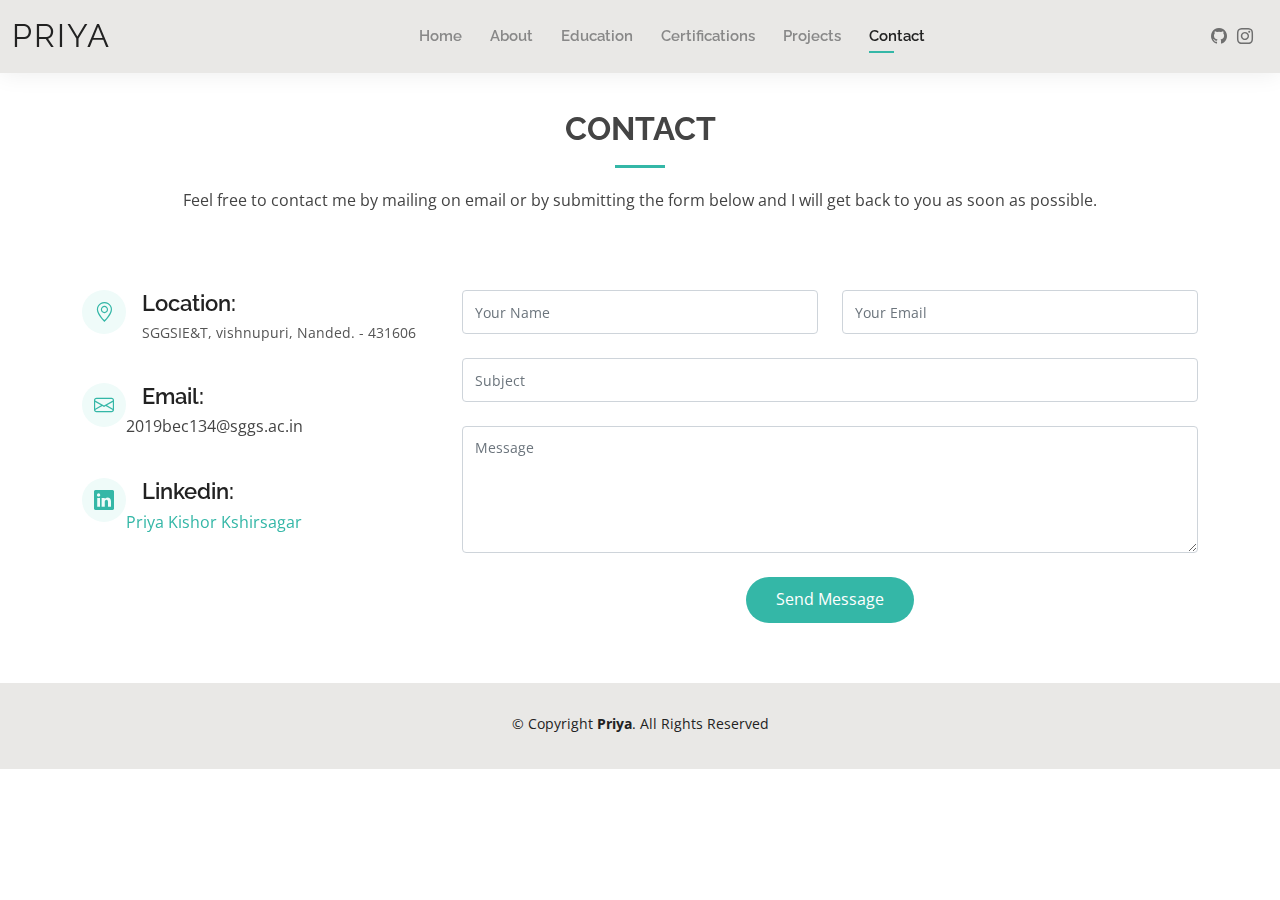
<file: docs/contact.html>
<!DOCTYPE html>
<html lang="en">

<head>
  <meta charset="utf-8">
  <meta content="width=device-width, initial-scale=1.0" name="viewport">

  <title>Contact - Priya Portfolio</title>
  <meta content="" name="description">
  <meta content="" name="keywords">

  <!-- Favicons -->
  <link href="assets/img/star.png" rel="icon">
  <link href="assets/img/star.png" rel="apple-touch-icon">

  <!-- Google Fonts -->
  <link href="https://fonts.googleapis.com/css?family=Open+Sans:300,300i,400,400i,600,600i,700,700i|Raleway:300,300i,400,400i,500,500i,600,600i,700,700i|Poppins:300,300i,400,400i,500,500i,600,600i,700,700i" rel="stylesheet">

  <!-- Vendor CSS Files -->
  <link href="assets/vendor/aos/aos.css" rel="stylesheet">
  <link href="assets/vendor/bootstrap/css/bootstrap.min.css" rel="stylesheet">
  <link href="assets/vendor/bootstrap-icons/bootstrap-icons.css" rel="stylesheet">
  <link href="assets/vendor/boxicons/css/boxicons.min.css" rel="stylesheet">
  <link href="assets/vendor/glightbox/css/glightbox.min.css" rel="stylesheet">
  <link href="assets/vendor/swiper/swiper-bundle.min.css" rel="stylesheet">

  <!-- Template Main CSS File -->
  <link href="assets/css/style.css" rel="stylesheet">

  <!-- =======================================================
  * Template Name: Kelly - v4.10.0
  * Template URL: https://bootstrapmade.com/kelly-free-bootstrap-cv-resume-html-template/
  * Author: BootstrapMade.com
  * License: https://bootstrapmade.com/license/
  ======================================================== -->
</head>

<body>

  <!-- ======= Header ======= -->
  <header id="header" class="fixed-top">
    <div class="container-fluid d-flex justify-content-between align-items-center">

      <h1 class="logo me-auto me-lg-0"><a href="index.html">Priya</a></h1>
      <!-- Uncomment below if you prefer to use an image logo -->
      <!-- <a href="index.html" class="logo"><img src="assets/img/logo.png" alt="" class="img-fluid"></a>-->

      <nav id="navbar" class="navbar order-last order-lg-0">
        <ul>
          <li><a href="index.html">Home</a></li>
          <li><a href="about.html">About</a></li>
          <li><a href="education.html">Education</a></li>
          <li><a href="certifications.html">Certifications</a></li>
          <li><a href="Projects.html">Projects</a></li>
          <li><a class="active" href="contact.html">Contact</a></li>
        </ul>
        <i class="bi bi-list mobile-nav-toggle"></i>
      </nav><!-- .navbar -->

      <div class="header-social-links">
        <!-- <a href="#" class="facebook"><i class="bi bi-facebook"></i></a> -->
        <!-- <a href="#" class="linkedin"><i class="bi bi-linkedin"></i></i></a> -->
        <a href="#" class="github"><i class="bi bi-github"></i></a>
        <a href="#" class="instagram"><i class="bi bi-instagram"></i></a>
      </div>

    </div>

  </header><!-- End Header -->

  <main id="main">

    <!-- ======= Contact Section ======= -->
    <section id="contact" class="contact">
      <div class="container" data-aos="fade-up">

        <div class="section-title">
          <h2>Contact</h2>
          <p>Feel free to contact me by mailing on email  or by submitting the form below and I will get back to you as soon as possible.</p>
        </div>

        <div>
          <!-- <iframe style="border:0; width: 100%; height: 270px;" src="https://www.google.com/maps/embed?pb=!1m14!1m8!1m3!1d12097.433213460943!2d-74.0062269!3d40.7101282!3m2!1i1024!2i768!4f13.1!3m3!1m2!1s0x0%3A0xb89d1fe6bc499443!2sDowntown+Conference+Center!5e0!3m2!1smk!2sbg!4v1539943755621" frameborder="0" allowfullscreen></iframe> -->
          <!-- <iframe; width="600" height="450" style="border:0" loading="lazy"  allowfullscreen  referrerpolicy="no-referrer-when-downgrade"  src="https://www.google.com/maps/embed/v1/place?key=API_KEY &q=Space+Needle,Seattle+WA"> </iframe> -->
        </div>

        <div class="row mt-5">

          <div class="col-lg-4">
            <div class="info">
              <div class="address">
                <i class="bi bi-geo-alt"></i>
                <h4>Location:</h4>
                <p>SGGSIE&T, vishnupuri, Nanded. - 431606</p>
              </div>

              <div class="email">
                <i class="bi bi-envelope"></i>
                <h4>Email:</h4>
                <a>2019bec134@sggs.ac.in</a>
              </div>

              <div class="email">
                <i class="bi bi-linkedin"></i>
                <h4>Linkedin:</h4>
                <a href="https://www.linkedin.com/in/priya-kishor-kshirsagar-585572217">Priya Kishor Kshirsagar</a>
              </div>

              <!-- <div class="phone">
                <i class="bi bi-envelope"></i>
                <h4>Alternate email:</h4>
                <p>+1 5589 55488 55s</p>
              </div> -->

            </div>

          </div>

          <div class="col-lg-8 mt-5 mt-lg-0">

            <form action="forms/contact.php" method="post" role="form" class="php-email-form">
              <div class="row">
                <div class="col-md-6 form-group">
                  <input type="text" name="name" class="form-control" id="name" placeholder="Your Name" required>
                </div>
                <div class="col-md-6 form-group mt-3 mt-md-0">
                  <input type="email" class="form-control" name="email" id="email" placeholder="Your Email" required>
                </div>
              </div>
              <div class="form-group mt-3">
                <input type="text" class="form-control" name="subject" id="subject" placeholder="Subject" required>
              </div>
              <div class="form-group mt-3">
                <textarea class="form-control" name="message" rows="5" placeholder="Message" required></textarea>
              </div>
              <div class="my-3">
                <div class="loading">Loading</div>
                <div class="error-message"></div>
                <div class="sent-message">Your message has been sent. Thank you!</div>
              </div>
              <div class="text-center"><button type="submit">Send Message</button></div>
            </form>

          </div>

        </div>

      </div>
    </section>
    
    <!-- End Contact Section -->
    
  </main>
  
  <!-- End #main -->

  <!-- ======= Footer ======= -->
  <footer id="footer">
    <div class="container">
      <div class="copyright">
        &copy; Copyright <strong><span>Priya</span></strong>. All Rights Reserved
      </div>
      <div class="credits">
        <!-- All the links in the footer should remain intact. -->
        <!-- You can delete the links only if you purchased the pro version. -->
        <!-- Licensing information: https://bootstrapmade.com/license/ -->
        <!-- Purchase the pro version with working PHP/AJAX contact form: https://bootstrapmade.com/kelly-free-bootstrap-cv-resume-html-template/ -->
        <!-- Designed by <a href="https://bootstrapmade.com/">BootstrapMade</a> -->
      </div>
    </div>
  </footer>
  <!-- End  Footer -->

  <div id="preloader"></div>
  <a href="#" class="back-to-top d-flex align-items-center justify-content-center"><i class="bi bi-arrow-up-short"></i></a>

  <!-- Vendor JS Files -->
  <script src="assets/vendor/purecounter/purecounter_vanilla.js"></script>
  <script src="assets/vendor/aos/aos.js"></script>
  <script src="assets/vendor/bootstrap/js/bootstrap.bundle.min.js"></script>
  <script src="assets/vendor/glightbox/js/glightbox.min.js"></script>
  <script src="assets/vendor/isotope-layout/isotope.pkgd.min.js"></script>
  <script src="assets/vendor/swiper/swiper-bundle.min.js"></script>
  <script src="assets/vendor/waypoints/noframework.waypoints.js"></script>
  <script src="assets/vendor/php-email-form/validate.js"></script>

  <!-- Template Main JS File -->
  <script src="assets/js/main.js"></script>

</body>

</html>
</file>
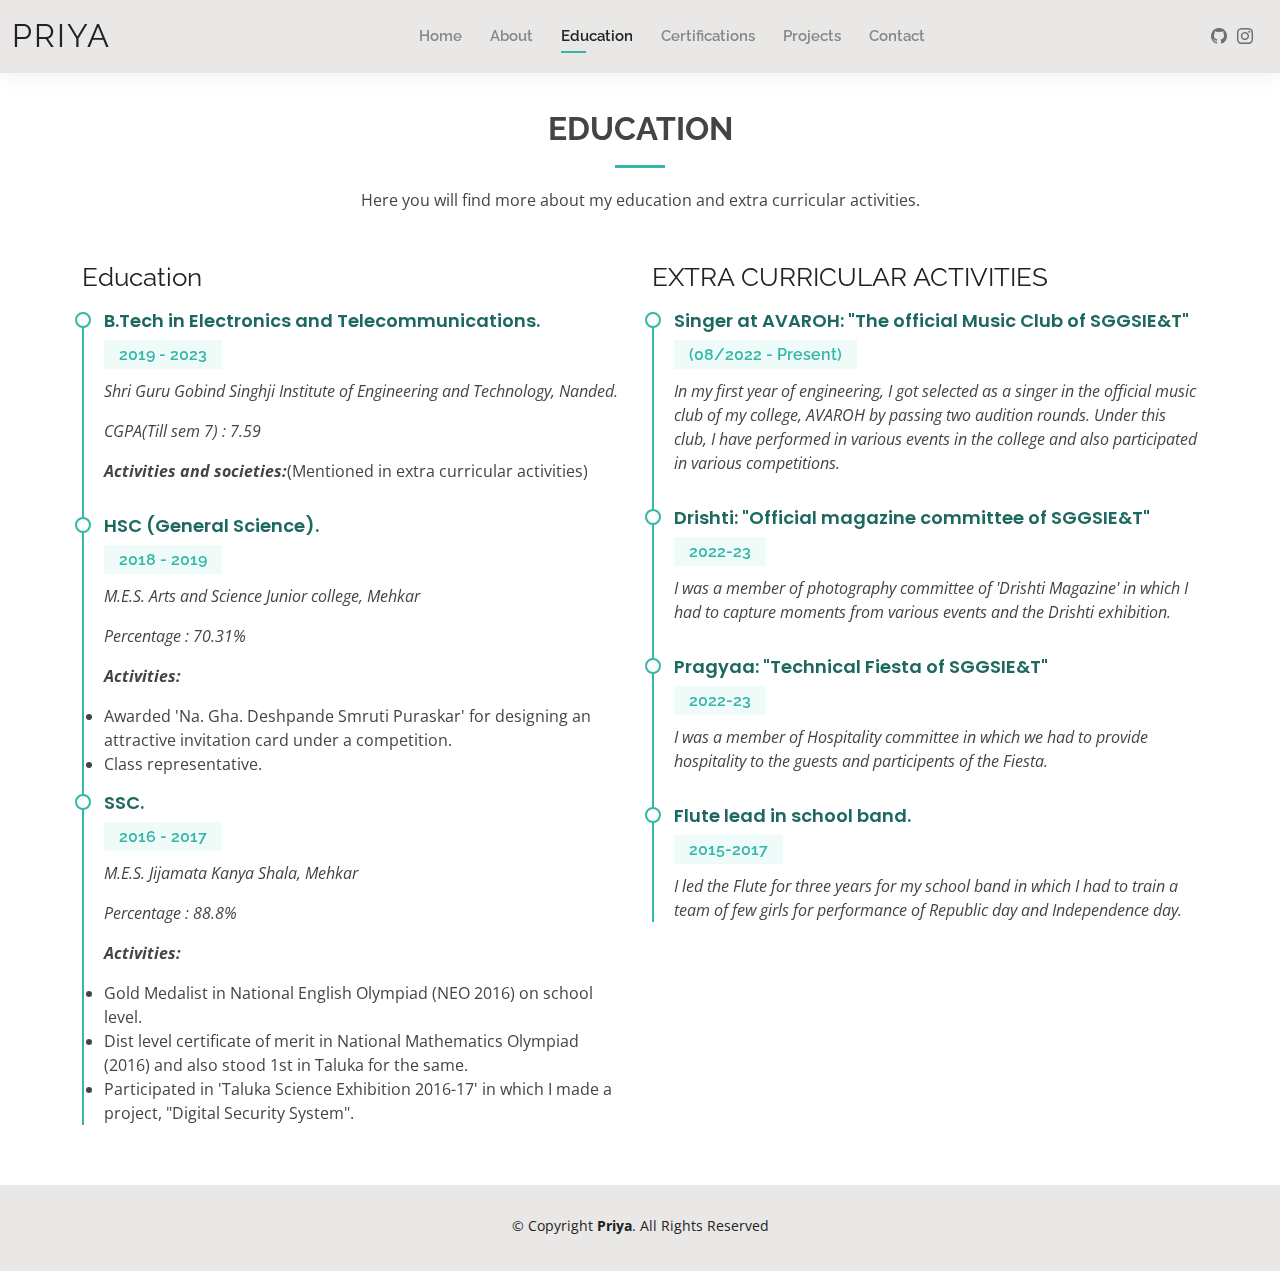
<file: docs/education.html>
<!DOCTYPE html>
<html lang="en">

<head>
  <meta charset="utf-8">
  <meta content="width=device-width, initial-scale=1.0" name="viewport">

  <title>Resume - Priya's Portfolio</title>
  <meta content="" name="description">
  <meta content="" name="keywords">

  <!-- Favicons -->
  <link href="assets/img/star.png" rel="icon">
  <link href="assets/img/star.png" rel="apple-touch-icon">

  <!-- Google Fonts -->
  <link href="https://fonts.googleapis.com/css?family=Open+Sans:300,300i,400,400i,600,600i,700,700i|Raleway:300,300i,400,400i,500,500i,600,600i,700,700i|Poppins:300,300i,400,400i,500,500i,600,600i,700,700i" rel="stylesheet">

  <!-- Vendor CSS Files -->
  <link href="assets/vendor/aos/aos.css" rel="stylesheet">
  <link href="assets/vendor/bootstrap/css/bootstrap.min.css" rel="stylesheet">
  <link href="assets/vendor/bootstrap-icons/bootstrap-icons.css" rel="stylesheet">
  <link href="assets/vendor/boxicons/css/boxicons.min.css" rel="stylesheet">
  <link href="assets/vendor/glightbox/css/glightbox.min.css" rel="stylesheet">
  <link href="assets/vendor/swiper/swiper-bundle.min.css" rel="stylesheet">

  <!-- Template Main CSS File -->
  <link href="assets/css/style.css" rel="stylesheet">

  <!-- =======================================================
  * Template Name: Kelly - v4.10.0
  * Template URL: https://bootstrapmade.com/kelly-free-bootstrap-cv-resume-html-template/
  * Author: BootstrapMade.com
  * License: https://bootstrapmade.com/license/
  ======================================================== -->
</head>

<body>

  <!-- ======= Header ======= -->
  <header id="header" class="fixed-top">
    <div class="container-fluid d-flex justify-content-between align-items-center">

      <h1 class="logo me-auto me-lg-0"><a href="index.html">Priya</a></h1>
      <!-- Uncomment below if you prefer to use an image logo -->
      <!-- <a href="index.html" class="logo"><img src="assets/img/logo.png" alt="" class="img-fluid"></a>-->

      <nav id="navbar" class="navbar order-last order-lg-0">
        <ul>
          <li><a href="index.html">Home</a></li>
          <li><a href="about.html">About</a></li>
          <li><a class="active" href="education.html">Education</a></li>
          <li><a href="certifications.html">Certifications</a></li>
          <li><a href="Projects.html">Projects</a></li>
          <li><a href="contact.html">Contact</a></li>
        </ul>
        <i class="bi bi-list mobile-nav-toggle"></i>
      </nav><!-- .navbar -->

      <div class="header-social-links">
        <!-- <a href="#" class="facebook"><i class="bi bi-facebook"></i></a> -->
        <!-- <a href="#" class="linkedin"><i class="bi bi-linkedin"></i></i></a> -->
        <a href="#" class="github"><i class="bi bi-github"></i></a>
        <a href="#" class="instagram"><i class="bi bi-instagram"></i></a>
      </div>

    </div>

  </header><!-- End Header -->

  <main id="main">

    <!-- ======= Resume Section ======= -->
    <section id="resume" class="resume">
      <div class="container" data-aos="fade-up">

        <div class="section-title">
          <h2>Education</h2>
          <p>Here you will find more about my education and extra curricular activities.</p>
        </div>

        <div class="row">
          <div class="col-lg-6">
            <!-- <h3 class="resume-title">Sumary</h3>
            <div class="resume-item pb-0">
              <h4>Alice Barkley</h4>
              <p><em>Innovative and deadline-driven Graphic Designer with 3+ years of experience designing and developing user-centered digital/print marketing material from initial concept to final, polished deliverable.</em></p>
              <p>
              <ul>
                <li>Portland par 127,Orlando, FL</li>
                <li>(123) 456-7891</li>
                <li>alice.barkley@example.com</li>
              </ul>
              </p>
            </div> -->

            <h3 class="resume-title">Education</h3>
            <div class="resume-item">
              <h4>B.Tech in Electronics and Telecommunications.</h4>
              <h5>2019 - 2023</h5>
              <p><em>Shri Guru Gobind Singhji Institute of Engineering and Technology, Nanded.</em></p>
              <p><em>CGPA(Till sem 7) : 7.59</em></p>
              <p><strong><em>Activities and societies:</em></strong>(Mentioned in extra curricular activities)</p>
            </div>

            <div class="resume-item">
              <h4>HSC (General Science).</h4>
              <h5>2018 - 2019</h5>
              <p><em>M.E.S. Arts and Science Junior college, Mehkar</em></p>
              <p><em>Percentage : 70.31%</em></p>
              <p><strong><em>Activities:</em></strong></p>
              <li><i class="bi bi-rounded-right"></i> Awarded 'Na. Gha. Deshpande Smruti Puraskar' for designing an attractive invitation card under a competition.</li>
              <li><i class="bi bi-rounded-right"></i> Class representative.</li>
            </div>

            <div class="resume-item">
              <h4>SSC.</h4>
              <h5>2016 - 2017</h5>
              <p><em>M.E.S. Jijamata Kanya Shala, Mehkar</em></p>
              <p><em>Percentage : 88.8%</em></p>
              <p><strong><em>Activities:</em></strong></p>
              <li><i class="bi bi-rounded-right"></i> Gold Medalist in National English Olympiad (NEO 2016) on school level.</li>
              <li><i class="bi bi-rounded-right"></i> Dist level certificate of merit in National Mathematics Olympiad (2016) and also stood 1st in Taluka for the same.</li>
              <li><i class="bi bi-rounded-right"></i> Participated in 'Taluka Science Exhibition 2016-17' in which I made a project, "Digital Security System".</li>
            </div>
          </div>

          <div class="col-lg-6">
            <h3 class="resume-title">EXTRA CURRICULAR ACTIVITIES</h3>

            <div class="resume-item">
              <h4>Singer at AVAROH: "The official Music Club of SGGSIE&T"</h4>
              <h5>(08/2022 - Present)</h5>
              <p><em>In my first year of engineering, I got selected as a singer in the official music club of my college, AVAROH by passing two audition rounds. Under this club, I have performed in various events in the college and also participated in various competitions.</em></p>
            </div>
  
            <div class="resume-item">
              <h4>Drishti: "Official magazine committee of SGGSIE&T"</h4>
              <h5>2022-23</h5>
              <p><em>I was a member of photography committee of 'Drishti Magazine' in which I had to capture moments from various events and the Drishti exhibition.</em></p>
            </div>

            <div class="resume-item">
              <h4>Pragyaa: "Technical Fiesta of SGGSIE&T"</h4>
              <h5>2022-23</h5>
              <p><em>I was a member of Hospitality committee in which we had to provide hospitality to the guests and participents of the Fiesta.</em></p>
            </div>

            <div class="resume-item">
              <h4>Flute lead in school band.</h4>
              <h5>2015-2017</h5>
              <p><em>I led the Flute for three years for my school band in which I had to train a team of few girls for performance of Republic day and Independence day.</em></p>
            </div>

          </div>
        </div>

      </div>
    </section><!-- End Resume Section -->

  </main><!-- End #main -->



  <!-- ======= Footer ======= -->
  <footer id="footer">
    <div class="container">
      <div class="copyright">
        &copy; Copyright <strong><span>Priya</span></strong>. All Rights Reserved
      </div>
      <div class="credits">
        <!-- All the links in the footer should remain intact. -->
        <!-- You can delete the links only if you purchased the pro version. -->
        <!-- Licensing information: https://bootstrapmade.com/license/ -->
        <!-- Purchase the pro version with working PHP/AJAX contact form: https://bootstrapmade.com/kelly-free-bootstrap-cv-resume-html-template/ -->
        <!-- Designed by <a href="https://bootstrapmade.com/">BootstrapMade</a> -->
      </div>
    </div>
  </footer><!-- End  Footer -->

  <div id="preloader"></div>
  <a href="#" class="back-to-top d-flex align-items-center justify-content-center"><i class="bi bi-arrow-up-short"></i></a>

  <!-- Vendor JS Files -->
  <script src="assets/vendor/purecounter/purecounter_vanilla.js"></script>
  <script src="assets/vendor/aos/aos.js"></script>
  <script src="assets/vendor/bootstrap/js/bootstrap.bundle.min.js"></script>
  <script src="assets/vendor/glightbox/js/glightbox.min.js"></script>
  <script src="assets/vendor/isotope-layout/isotope.pkgd.min.js"></script>
  <script src="assets/vendor/swiper/swiper-bundle.min.js"></script>
  <script src="assets/vendor/waypoints/noframework.waypoints.js"></script>
  <script src="assets/vendor/php-email-form/validate.js"></script>

  <!-- Template Main JS File -->
  <script src="assets/js/main.js"></script>

</body>

</html>
</file>
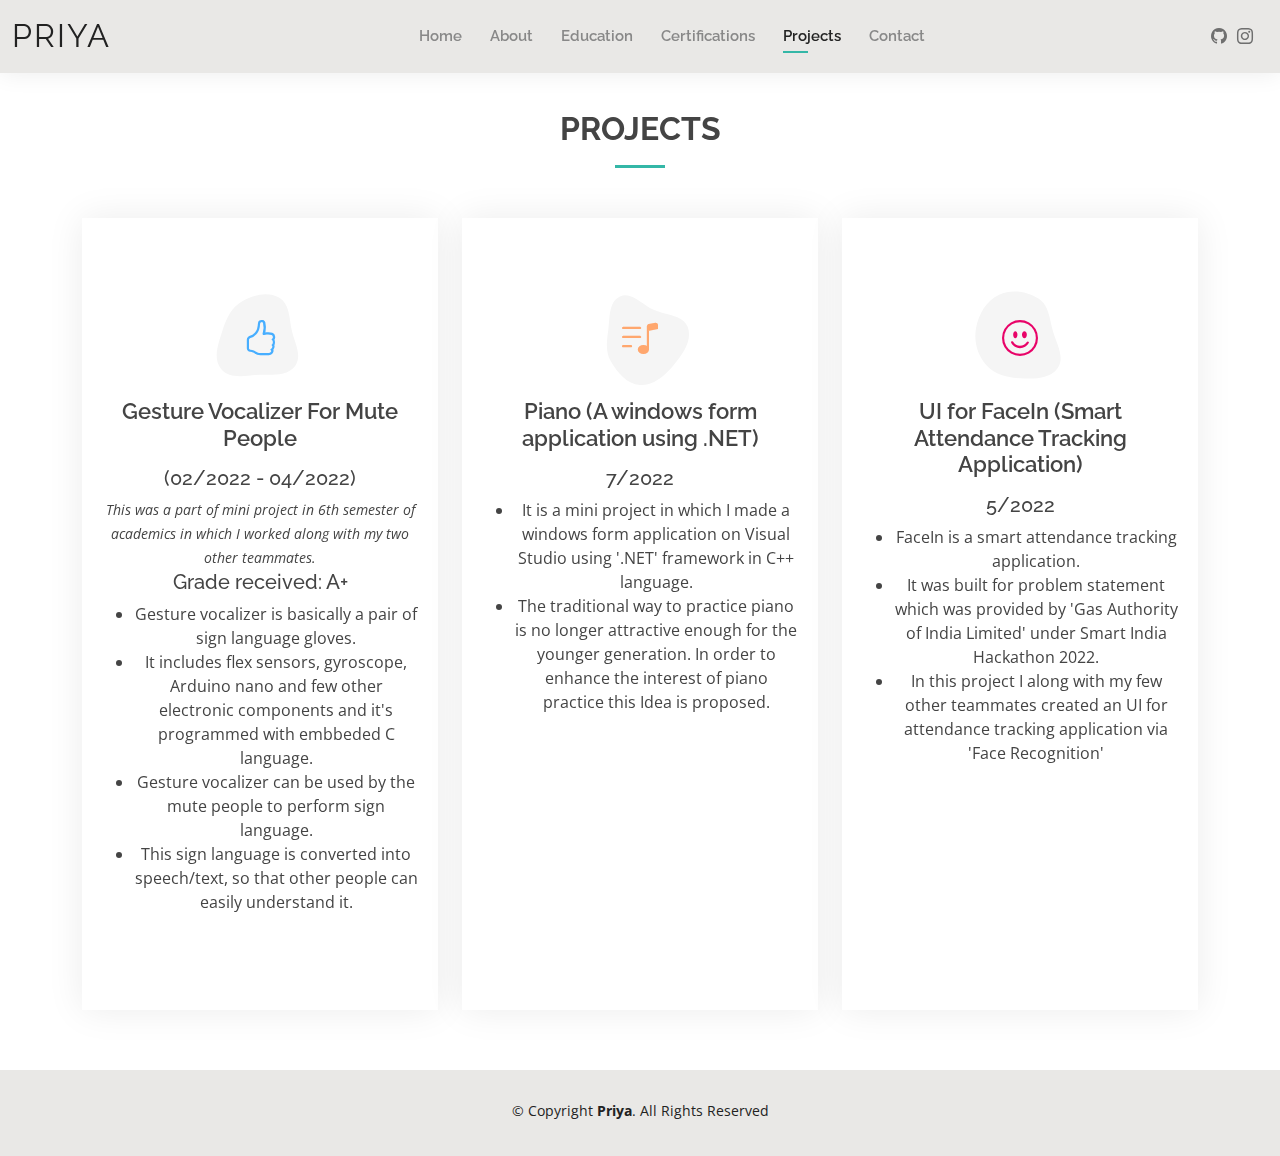
<file: docs/Projects.html>
<!DOCTYPE html>
<html lang="en">

<head>
  <meta charset="utf-8">
  <meta content="width=device-width, initial-scale=1.0" name="viewport">

  <title>Projects - Priya Portfolio</title>
  <meta content="" name="description">
  <meta content="" name="keywords">

 <!-- Favicons -->
 <link href="assets/img/star.png" rel="icon">
 <link href="assets/img/star.png" rel="apple-touch-icon">

  <!-- Google Fonts -->
  <link href="https://fonts.googleapis.com/css?family=Open+Sans:300,300i,400,400i,600,600i,700,700i|Raleway:300,300i,400,400i,500,500i,600,600i,700,700i|Poppins:300,300i,400,400i,500,500i,600,600i,700,700i" rel="stylesheet">

  <!-- Vendor CSS Files -->
  <link href="assets/vendor/aos/aos.css" rel="stylesheet">
  <link href="assets/vendor/bootstrap/css/bootstrap.min.css" rel="stylesheet">
  <link href="assets/vendor/bootstrap-icons/bootstrap-icons.css" rel="stylesheet">
  <link href="assets/vendor/boxicons/css/boxicons.min.css" rel="stylesheet">
  <link href="assets/vendor/glightbox/css/glightbox.min.css" rel="stylesheet">
  <link href="assets/vendor/swiper/swiper-bundle.min.css" rel="stylesheet">

  <!-- Template Main CSS File -->
  <link href="assets/css/style.css" rel="stylesheet">

  <!-- =======================================================
  * Template Name: Kelly - v4.10.0
  * Template URL: https://bootstrapmade.com/kelly-free-bootstrap-cv-resume-html-template/
  * Author: BootstrapMade.com
  * License: https://bootstrapmade.com/license/
  ======================================================== -->
</head>

<body>

  <!-- ======= Header ======= -->
  <header id="header" class="fixed-top">
    <div class="container-fluid d-flex justify-content-between align-items-center">

      <h1 class="logo me-auto me-lg-0"><a href="index.html">Priya</a></h1>
      <!-- Uncomment below if you prefer to use an image logo -->
      <!-- <a href="index.html" class="logo"><img src="assets/img/logo.png" alt="" class="img-fluid"></a>-->

      <nav id="navbar" class="navbar order-last order-lg-0">
        <ul>
          <li><a href="index.html">Home</a></li>
          <li><a href="about.html">About</a></li>
          <li><a href="education.html">Education</a></li>
          <li><a href="certifications.html">Certifications</a></li>
          <li><a class="active" href="Projects.html">Projects</a></li>
          <li><a href="contact.html">Contact</a></li>
        </ul>
        <i class="bi bi-list mobile-nav-toggle"></i>
      </nav><!-- .navbar -->

      <div class="header-social-links">
        <!-- <a href="#" class="facebook"><i class="bi bi-facebook"></i></a> -->
        <!-- <a href="#" class="linkedin"><i class="bi bi-linkedin"></i></i></a> -->
        <a href="#" class="github"><i class="bi bi-github"></i></a>
        <a href="#" class="instagram"><i class="bi bi-instagram"></i></a>
      </div>

    </div>

  </header><!-- End Header -->

  <main id="main">

    <!-- ======= Services Section ======= -->
    <section id="services" class="services">
      <div class="container" data-aos="fade-up">

        <div class="section-title">
          <h2>Projects</h2>
          <!-- <p>Magnam dolores commodi suscipit. Necessitatibus eius consequatur ex aliquid fuga eum quidem. Sit sint consectetur velit. Quisquam quos quisquam cupiditate. Et nemo qui impedit suscipit alias ea. Quia fugiat sit in iste officiis commodi quidem hic quas.</p> -->
        </div>

        <div class="row">
          <div class="col-lg-4 col-md-6 d-flex align-items-stretch" data-aos="zoom-in" data-aos-delay="100">
            <div class="icon-box iconbox-blue">
              <div class="icon">
                <svg width="100" height="100" viewBox="0 0 600 600" xmlns="http://www.w3.org/2000/svg">
                  <path stroke="none" stroke-width="0" fill="#f5f5f5" d="M300,521.0016835830174C376.1290562159157,517.8887921683347,466.0731472004068,529.7835943286574,510.70327084640275,468.03025145048787C554.3714126377745,407.6079735673963,508.03601936045806,328.9844924480964,491.2728898941984,256.3432110539036C474.5976632858925,184.082847569629,479.9380746630129,96.60480741107993,416.23090153303,58.64404602377083C348.86323505073057,18.502131276798302,261.93793281208167,40.57373210992963,193.5410806939664,78.93577620505333C130.42746243093433,114.334589627462,98.30271207620316,179.96522072025542,76.75703585869454,249.04625023123273C51.97151888228291,328.5150500222984,13.704378332031375,421.85034740162234,66.52175969318436,486.19268352777647C119.04800174914682,550.1803526380478,217.28368757567262,524.383925680826,300,521.0016835830174"></path>
                </svg>
                <i class="bi bi-hand-thumbs-up"></i>
              </div>
              <h4>Gesture Vocalizer For Mute People</h4>
              <h5>(02/2022 - 04/2022)</h5>
              <p><em>This was a part of mini project in 6th semester of academics in which I worked along with my two other teammates. </em></p>
              <h5>Grade received: A+</h5>
              <ul>
                <li>Gesture vocalizer is basically a pair of sign language gloves.</li>
                <li>It includes flex sensors, gyroscope, Arduino nano and few other electronic components and it's programmed with embbeded C language.</li>
                <li>Gesture vocalizer can be used by the mute people to perform sign language.</li>
                <li>This sign language is converted into speech/text, so that other people can easily understand it.</li>
              </ul>
            </div>
          </div>

          <div class="col-lg-4 col-md-6 d-flex align-items-stretch mt-4 mt-md-0" data-aos="zoom-in" data-aos-delay="100">
            <div class="icon-box iconbox-orange ">
              <div class="icon">
                <svg width="100" height="100" viewBox="0 0 600 600" xmlns="http://www.w3.org/2000/svg">
                  <path stroke="none" stroke-width="0" fill="#f5f5f5" d="M300,582.0697525312426C382.5290701553225,586.8405444964366,449.9789794690241,525.3245884688669,502.5850820975895,461.55621195738473C556.606425686781,396.0723002908107,615.8543463187945,314.28637112970534,586.6730223649479,234.56875336149918C558.9533121215079,158.8439757836574,454.9685369536778,164.00468322053177,381.49747125262974,130.76875717737553C312.15926192815925,99.40240125094834,248.97055460311594,18.661163978235184,179.8680185752513,50.54337015887873C110.5421016452524,82.52863877960104,119.82277516462835,180.83849132639028,109.12597500060166,256.43424936330496C100.08760227029461,320.3096726198365,92.17705696193138,384.0621239912766,124.79988738764834,439.7174275375508C164.83382741302287,508.01625554203684,220.96474134820875,577.5009287672846,300,582.0697525312426"></path>
                </svg>
                <i class="bi bi-music-note-list"></i>
              </div>
              <h4>Piano (A windows form application using .NET)</h4>
              <h5>7/2022</h5>             
              <ul>
                <li>It is a mini project in which I made a windows form application on Visual Studio using '.NET' framework in C++ language.</li>
                <li>The traditional way to practice piano is no longer attractive enough for the younger generation. In order to enhance the interest of piano practice this Idea is proposed.</li>
            </div>
          </div>

          <div class="col-lg-4 col-md-6 d-flex align-items-stretch mt-4 mt-lg-0" data-aos="zoom-in" data-aos-delay="100">
            <div class="icon-box iconbox-pink">
              <div class="icon">
                <svg width="100" height="100" viewBox="0 0 600 600" xmlns="http://www.w3.org/2000/svg">
                  <path stroke="none" stroke-width="0" fill="#f5f5f5" d="M300,541.5067337569781C382.14930387511276,545.0595476570109,479.8736841581634,548.3450877840088,526.4010558755058,480.5488172755941C571.5218469581645,414.80211281144784,517.5187510058486,332.0715597781072,496.52539010469104,255.14436215662573C477.37192572678356,184.95920475031193,473.57363656557914,105.61284051026155,413.0603344069578,65.22779650032875C343.27470386102294,18.654635553484475,251.2091493199835,5.337323636656869,175.0934190732945,40.62881213300186C97.87086631185822,76.43348514350839,51.98124368387456,156.15599469081315,36.44837278890362,239.84606092416172C21.716077023791087,319.22268207091537,43.775223500013084,401.1760424656574,96.891909868211,461.97329694683043C147.22146801428983,519.5804099606455,223.5754009179313,538.201503339737,300,541.5067337569781"></path>
                </svg>
                <i class="bi bi-emoji-smile"></i>
                <!-- <i class="bi bi-person-hearts"></i> -->
              </div>
              <h4>UI for FaceIn (Smart Attendance Tracking Application)</h4>
              <h5>5/2022</h5>             
              <ul>
                <li>FaceIn is a smart attendance tracking application.</li>
                <li>It was built for problem statement which was provided by 'Gas Authority of India Limited' under Smart India Hackathon 2022.</li>
                <li>In this project I along with my few other teammates created an UI for attendance tracking application via 'Face Recognition'</li>
            </div>
          </div>

        </div>

      </div>
    </section><!-- End Services Section -->

  </main><!-- End #main -->

  <!-- ======= Footer ======= -->
  <footer id="footer">
    <div class="container">
      <div class="copyright">
        &copy; Copyright <strong><span>Priya</span></strong>. All Rights Reserved
      </div>
      <div class="credits">
        <!-- All the links in the footer should remain intact. -->
        <!-- You can delete the links only if you purchased the pro version. -->
        <!-- Licensing information: https://bootstrapmade.com/license/ -->
        <!-- Purchase the pro version with working PHP/AJAX contact form: https://bootstrapmade.com/kelly-free-bootstrap-cv-resume-html-template/ -->
        <!-- Designed by <a href="https://bootstrapmade.com/">BootstrapMade</a> -->
      </div>
    </div>
  </footer><!-- End  Footer -->

  <div id="preloader"></div>
  <a href="#" class="back-to-top d-flex align-items-center justify-content-center"><i class="bi bi-arrow-up-short"></i></a>

  <!-- Vendor JS Files -->
  <script src="assets/vendor/purecounter/purecounter_vanilla.js"></script>
  <script src="assets/vendor/aos/aos.js"></script>
  <script src="assets/vendor/bootstrap/js/bootstrap.bundle.min.js"></script>
  <script src="assets/vendor/glightbox/js/glightbox.min.js"></script>
  <script src="assets/vendor/isotope-layout/isotope.pkgd.min.js"></script>
  <script src="assets/vendor/swiper/swiper-bundle.min.js"></script>
  <script src="assets/vendor/waypoints/noframework.waypoints.js"></script>
  <script src="assets/vendor/php-email-form/validate.js"></script>

  <!-- Template Main JS File -->
  <script src="assets/js/main.js"></script>

</body>

</html>
</file>
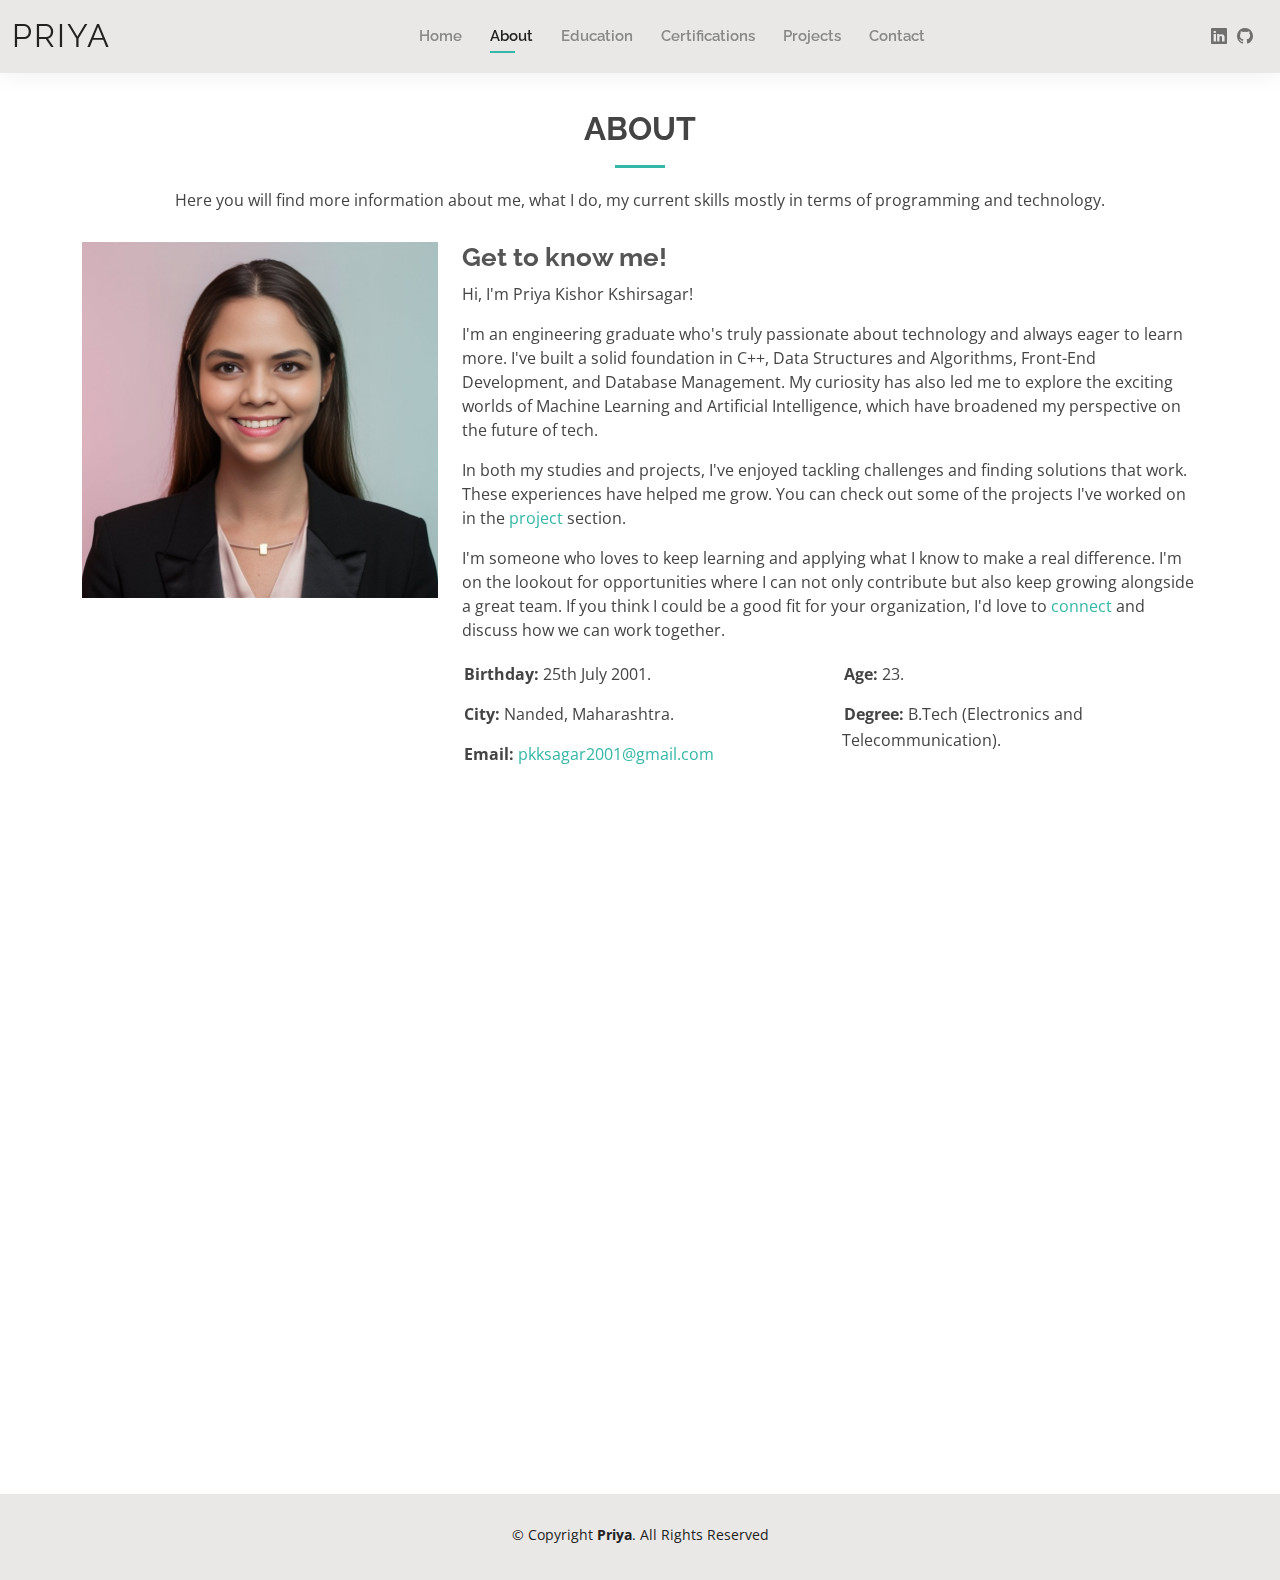
<file: Priya/about.html>
<!DOCTYPE html>
<html lang="en">

<head>
  <meta charset="utf-8">
  <meta content="width=device-width, initial-scale=1.0" name="viewport">

  <title>About - Priya's Portfolio</title>
  <meta content="" name="description">
  <meta content="" name="keywords">

  <!-- Favicons -->
  <!-- Favicons -->
  <link href="assets/img/star.png" rel="icon">
  <link href="assets/img/star.png" rel="apple-touch-icon">

  <!-- Google Fonts -->
  <link href="https://fonts.googleapis.com/css?family=Open+Sans:300,300i,400,400i,600,600i,700,700i|Raleway:300,300i,400,400i,500,500i,600,600i,700,700i|Poppins:300,300i,400,400i,500,500i,600,600i,700,700i" rel="stylesheet">

  <!-- Vendor CSS Files -->
  <link href="assets/vendor/aos/aos.css" rel="stylesheet">
  <link href="assets/vendor/bootstrap/css/bootstrap.min.css" rel="stylesheet">
  <link href="assets/vendor/bootstrap-icons/bootstrap-icons.css" rel="stylesheet">
  <link href="assets/vendor/boxicons/css/boxicons.min.css" rel="stylesheet">
  <link href="assets/vendor/glightbox/css/glightbox.min.css" rel="stylesheet">
  <link href="assets/vendor/swiper/swiper-bundle.min.css" rel="stylesheet">

  <!-- Template Main CSS File -->
  <link href="assets/css/style.css" rel="stylesheet">

  <!-- =======================================================
  * Template Name: Kelly - v4.10.0
  * Template URL: https://bootstrapmade.com/kelly-free-bootstrap-cv-resume-html-template/
  * Author: BootstrapMade.com
  * License: https://bootstrapmade.com/license/
  ======================================================== -->
</head>

<body>

  <!-- ======= Header ======= -->
  <header id="header" class="fixed-top">
    <div class="container-fluid d-flex justify-content-between align-items-center">

      <h1 class="logo me-auto me-lg-0"><a href="index.html">Priya</a></h1>
      <!-- Uncomment below if you prefer to use an image logo -->
      <!-- <a href="index.html" class="logo"><img src="assets/img/logo.png" alt="" class="img-fluid"></a>-->

      <nav id="navbar" class="navbar order-last order-lg-0">
        <ul>
          <li><a href="index.html">Home</a></li>
          <li><a class="active" href="about.html">About</a></li>
          <li><a href="education.html">Education</a></li>
          <li><a href="certifications.html">Certifications</a></li>
          <li><a href="Projects.html">Projects</a></li>
          <li><a href="contact.html">Contact</a></li>
        </ul>
        <i class="bi bi-list mobile-nav-toggle"></i>
      </nav><!-- .navbar -->

      <div class="header-social-links">
        <a href="https://www.linkedin.com/in/priya-kishor-kshirsagar-585572217/" class="linkedin"><i class="bi bi-linkedin"></i></i></a>
        <a href="https://github.com/PriyaKsagar2" class="github"><i class="bi bi-github"></i></a>
        <!-- <a href="#" class="instagram"><i class="bi bi-instagram"></i></a> -->
      </div>

    </div>

  </header><!-- End Header -->

  <main id="main">

    <!-- ======= About Section ======= -->
    <section id="about" class="about">
      <div class="container" data-aos="fade-up">

        <div class="section-title">
          <h2>About</h2>
          <p>Here you will find more information about me, what I do, my current skills mostly in terms of programming and technology.</p>
        </div>

        <div class="row">
          <div class="col-lg-4">
            <img src="assets/img/about.png" class="img-fluid" alt="">
          </div>
          <div class="col-lg-8 pt-4 pt-lg-0 content">
            <h3>Get to know me!</h3> 
            <!-- (&amp; Developer) -->
            <p>
              Hi, I'm Priya Kishor Kshirsagar!  
            </p>
            <!-- <p>
              I am an enthusiastic engineering student who is a self learner and capable to use technical skills for the
              betterment of the organization.
            </p> -->
            <P>
              I'm an engineering graduate who's truly passionate about technology and always eager to learn more. I've built a solid foundation in C++, Data Structures and Algorithms, Front-End Development, and Database Management. My curiosity has also led me to explore the exciting worlds of Machine Learning and Artificial Intelligence, which have broadened my perspective on the future of tech.
            </P>
            <p>
              In both my studies and projects, I've enjoyed tackling challenges and finding solutions that work. These experiences have helped me grow. You can check out some of the projects I've worked on in the <a href="Projects.html">project</a> section.
            </p>
            <!-- <p>
              Besides this I love to spend my free time in exploring music. I love to play Flute and Sing. I also put interest in photo/video editing and cooking.
            </p> -->
            <p>
              I'm someone who loves to keep learning and applying what I know to make a real difference. I'm on the lookout for opportunities where I can not only contribute but also keep growing alongside a great team. If you think I could be a good fit for your organization, I'd love to <a href="contact.html">connect</a> and discuss how we can work together.
            </p>

            <div class="row">
              <div class="col-lg-6">
                <ul>
                  <li><i class="bi bi-rounded-right"></i> <strong>Birthday:</strong> 25th July 2001.</li>
                  <li><i class="bi bi-rounded-right"></i> <strong>City:</strong> Nanded, Maharashtra.</li>
                  <li><i class="bi bi-rounded-right"></i> <strong>Email:</strong> <a href="mailto:pkksagar2001@gmail.com">pkksagar2001@gmail.com</a></li>
                </ul>
              </div>
              <div class="col-lg-6">
                <ul>
                  <li><i class="bi bi-rounded-right"></i> <strong>Age:</strong> 23.</li>
                  <li><i class="bi bi-rounded-right"></i> <strong>Degree:</strong> B.Tech (Electronics and Telecommunication).</li>
                </ul>
              </div>
            </div>

          </div>
        </div>

      </div>
    </section><!-- End About Section -->

      <!-- ======= Skills Section ======= -->
      <section id="skills" class="skills">
        <div class="container" data-aos="fade-up">
  
          <div class="section-title">
            <h2>Skills</h2>
            <!-- <p>Magnam dolores commodi suscipit. Necessitatibus eius consequatur ex aliquid fuga eum quidem. Sit sint consectetur velit. Quisquam quos quisquam cupiditate. Et nemo qui impedit suscipit alias ea. Quia fugiat sit in iste officiis commodi quidem hic quas.</p> -->
          </div>
  
          <div class="row skills-content">
  
            <div class="col-lg-6">
  
              <!-- <div class="progress">
                <span class="skill">C++ <i class="val">70%</i></span>
                <div class="progress-bar-wrap">
                  <div class="progress-bar" role="progressbar" aria-valuenow="70" aria-valuemin="0" aria-valuemax="100"></div>
                </div>
              </div> -->
  
              <!-- <div class="progress">
                <span class="skill">HTML <i class="val">70%</i></span>
                <div class="progress-bar-wrap">
                  <div class="progress-bar" role="progressbar" aria-valuenow="70" aria-valuemin="0" aria-valuemax="100"></div>
                </div>
              </div> -->              
  
              <!-- <div class="progress">
                <span class="skill">css<i class="val">70%</i></span>
                <div class="progress-bar-wrap">
                  <div class="progress-bar" role="progressbar" aria-valuenow="70" aria-valuemin="0" aria-valuemax="100"></div>
                </div>
              </div> -->
            
              <!-- <div class="progress">
                <span class="skill">Python<i class="val">70%</i></span>
                <div class="progress-bar-wrap">
                  <div class="progress-bar" role="progressbar" aria-valuenow="70" aria-valuemin="0" aria-valuemax="100"></div>
                </div>
              </div> -->

              <div>                
                <li><i class="bi bi-rounded-right"></i> <strong><a>HTML5</a></strong></li>
              </div>
              <div>
                <li><i class="bi bi-rounded-right"></i> <strong><a>CSS5</a></strong></li>                
              </div>
              <div>
                <li><i class="bi bi-rounded-right"></i> <strong><a>JavaScript</a></strong></li>                
              </div>
              <div>
                <li><i class="bi bi-rounded-right"></i> <strong><a>React JS</a></strong></li>                
              </div>

            </div>
  
            <div class="col-lg-6">
  
              <!-- <div class="progress">
                <span class="skill">Data Structures <i class="val">70%</i></span>
                <div class="progress-bar-wrap">
                  <div class="progress-bar" role="progressbar" aria-valuenow="90" aria-valuemin="0" aria-valuemax="100"></div>
                </div>
              </div> -->             

              <!-- <div class="progress">
                <span class="skill">Communication <i class="val">90%</i></span>
                <div class="progress-bar-wrap">
                  <div class="progress-bar" role="progressbar" aria-valuenow="90" aria-valuemin="0" aria-valuemax="100"></div>
                </div>
              </div> -->
                
              <!-- <div class="progress">
                <span class="skill">MS Word <i class="val">90%</i></span>
                <div class="progress-bar-wrap">
                  <div class="progress-bar" role="progressbar" aria-valuenow="90" aria-valuemin="0" aria-valuemax="100"></div>
                </div>
              </div> -->
  
              <!-- <div ="progress">
                <span class="skill">Photo/ Video editing<i class="val">80%</i></span>
                <div class="progress-bar-wrap">
                  <div class="progress-bar" role="progressbar" aria-valuenow="55" aria-valuemin="0" aria-valuemax="100"></div>
                </div>
              </div> -->

              <div>
                <li><i class="bi bi-rounded-right"></i> <strong><a>SQL</a></strong></li>                
              </div>
              <div>
                <li><i class="bi bi-rounded-right"></i> <strong><a>C++</a></strong></li>              
              </div> 
              <div>
                <li><i class="bi bi-rounded-right"></i> <strong><a>Data Structures and algorithms</a></strong></li>                
              </div>
              <div>
                <li><i class="bi bi-rounded-right"></i> <strong><a>Photo/ Video editing</a></strong></li>                
              </div>

  
            </div>
  
          </div>
  
        </div>
      </section>
      
      <!-- End Skills Section -->

    <!-- ======= Facts Section ======= -->
    <section id="facts" class="facts">
      <div class="container" data-aos="fade-up">

        <div class="section-title">
          <h2>Strengths</h2>
          <!-- <p>Magnam dolores commodi suscipit. Necessitatibus eius consequatur ex aliquid fuga eum quidem. Sit sint consectetur velit. Quisquam quos quisquam cupiditate. Et nemo qui impedit suscipit alias ea. Quia fugiat sit in iste officiis commodi quidem hic quas.</p> -->
        </div>

        <!-- <div class="row counters">

          <div class="col-lg-3 col-6 text-center">
            <span data-purecounter-start="0" data-purecounter-end="232" data-purecounter-duration="1" class="purecounter"></span>
            <p>Positive Attitute</p>
          </div>

          <div class="col-lg-3 col-6 text-center">
            <span data-purecounter-start="0" data-purecounter-end="521" data-purecounter-duration="1" class="purecounter"></span>
            <p>Effective communication.</p>
          </div>

          <div class="col-lg-3 col-6 text-center">
            <span data-purecounter-start="0" data-purecounter-end="1463" data-purecounter-duration="1" class="purecounter"></span>
            <p>Teamwork</p>
          </div>

          <div class="col-lg-3 col-6 text-center">
            <span data-purecounter-start="0" data-purecounter-end="15" data-purecounter-duration="1" class="purecounter"></span>
            <p>Creative thinking</p>
          </div>

        </div> -->

        <div class="row">
          <div class="col-lg-6">
            <ul>
              <li><i class="bi bi-rounded-right"></i> <strong>Positive Attitute.</strong></li>
              <li><i class="bi bi-rounded-right"></i> <strong>Creative thinking.</strong></li>
              <!-- <li><i class="bi bi-rounded-right"></i> <strong>Phone:</strong> +123 456 7890</li> -->
              <li><i class="bi bi-rounded-right"></i> <strong>Time Management.</strong></li>
            </ul>
          </div>
          <div class="col-lg-6">
            <ul>
              <li><i class="bi bi-rounded-right"></i> <strong>Effective communication.</strong></li>
              <li><i class="bi bi-rounded-right"></i> <strong>Teamwork.</strong></li>
              <li><i class="bi bi-rounded-right"></i> <strong>Writing Skills.</strong></li>
              <!-- <li><i class="bi bi-rounded-right"></i> <strong>Email:</strong> 2019bec134@sggs.ac.in</li> -->
              <!--<li><i class="bi bi-rounded-right"></i> <strong>Freelance:</strong> Available</li> -->
            </ul>
          </div>
        </div>

      </div>
    </section>

    

    <!-- End Facts Section -->

    <!-- ======= Testimonials Section ======= -->
    <!-- <section id="testimonials" class="testimonials">
      <div class="container" data-aos="fade-up">

        <div class="section-title">
          <h2>Testimonials</h2>
          <p>Magnam dolores commodi suscipit. Necessitatibus eius consequatur ex aliquid fuga eum quidem. Sit sint consectetur velit. Quisquam quos quisquam cupiditate. Et nemo qui impedit suscipit alias ea. Quia fugiat sit in iste officiis commodi quidem hic quas.</p>
        </div>

        <div class="testimonials-slider swiper" data-aos="fade-up" data-aos-delay="100">
          <div class="swiper-wrapper">

            <div class="swiper-slide">
              <div class="testimonial-item">
                <img src="assets/img/testimonials/testimonials-1.jpg" class="testimonial-img" alt="">
                <h3>Saul Goodman</h3>
                <h4>Ceo &amp; Founder</h4>
                <p>
                  <i class="bx bxs-quote-alt-left quote-icon-left"></i>
                  Proin iaculis purus consequat sem cure digni ssim donec porttitora entum suscipit rhoncus. Accusantium quam, ultricies eget id, aliquam eget nibh et. Maecen aliquam, risus at semper.
                  <i class="bx bxs-quote-alt-right quote-icon-right"></i>
                </p>
              </div>
            </div> -->
            <!-- End testimonial item -->

            <!-- <div class="swiper-slide">
              <div class="testimonial-item">
                <img src="assets/img/testimonials/testimonials-2.jpg" class="testimonial-img" alt="">
                <h3>Sara Wilsson</h3>
                <h4>Designer</h4>
                <p>
                  <i class="bx bxs-quote-alt-left quote-icon-left"></i>
                  Export tempor illum tamen malis malis eram quae irure esse labore quem cillum quid cillum eram malis quorum velit fore eram velit sunt aliqua noster fugiat irure amet legam anim culpa.
                  <i class="bx bxs-quote-alt-right quote-icon-right"></i>
                </p>
              </div>
            </div> -->
            <!-- End testimonial item -->

            <!-- <div class="swiper-slide">
              <div class="testimonial-item">
                <img src="assets/img/testimonials/testimonials-3.jpg" class="testimonial-img" alt="">
                <h3>Jena Karlis</h3>
                <h4>Store Owner</h4>
                <p>
                  <i class="bx bxs-quote-alt-left quote-icon-left"></i>
                  Enim nisi quem export duis labore cillum quae magna enim sint quorum nulla quem veniam duis minim tempor labore quem eram duis noster aute amet eram fore quis sint minim.
                  <i class="bx bxs-quote-alt-right quote-icon-right"></i>
                </p>
              </div>
            </div> -->
            <!-- End testimonial item -->

            <!-- <div class="swiper-slide">
              <div class="testimonial-item">
                <img src="assets/img/testimonials/testimonials-4.jpg" class="testimonial-img" alt="">
                <h3>Matt Brandon</h3>
                <h4>Freelancer</h4>
                <p>
                  <i class="bx bxs-quote-alt-left quote-icon-left"></i>
                  Fugiat enim eram quae cillum dolore dolor amet nulla culpa multos export minim fugiat minim velit minim dolor enim duis veniam ipsum anim magna sunt elit fore quem dolore labore illum veniam.
                  <i class="bx bxs-quote-alt-right quote-icon-right"></i>
                </p>
              </div>
            </div> -->
            <!-- End testimonial item -->

            <!-- <div class="swiper-slide">
              <div class="testimonial-item">
                <img src="assets/img/testimonials/testimonials-5.jpg" class="testimonial-img" alt="">
                <h3>John Larson</h3>
                <h4>Entrepreneur</h4>
                <p>
                  <i class="bx bxs-quote-alt-left quote-icon-left"></i>
                  Quis quorum aliqua sint quem legam fore sunt eram irure aliqua veniam tempor noster veniam enim culpa labore duis sunt culpa nulla illum cillum fugiat legam esse veniam culpa fore nisi cillum quid.
                  <i class="bx bxs-quote-alt-right quote-icon-right"></i>
                </p>
              </div>
            </div> -->
            <!-- End testimonial item -->

          <!-- </div>
          <div class="swiper-pagination"></div>
        </div>

      </div>
    </section>
     -->
    <!-- End Testimonials Section -->

  </main><!-- End #main -->

  <!-- ======= Footer ======= -->
  <footer id="footer">
    <div class="container">
      <div class="copyright">
        &copy; Copyright <strong><span>Priya</span></strong>. All Rights Reserved
      </div>
      <div class="credits">
        <!-- All the links in the footer should remain intact. -->
        <!-- You can delete the links only if you purchased the pro version. -->
        <!-- Licensing information: https://bootstrapmade.com/license/ -->
        <!-- Purchase the pro version with working PHP/AJAX contact form: https://bootstrapmade.com/kelly-free-bootstrap-cv-resume-html-template/ -->
        <!-- Designed by <a href="https://bootstrapmade.com/">BootstrapMade</a> -->
      </div>
    </div>
  </footer><!-- End  Footer -->

  <div id="preloader"></div>
  <a href="#" class="back-to-top d-flex align-items-center justify-content-center"><i class="bi bi-arrow-up-short"></i></a>

  <!-- Vendor JS Files -->
  <script src="assets/vendor/purecounter/purecounter_vanilla.js"></script>
  <script src="assets/vendor/aos/aos.js"></script>
  <script src="assets/vendor/bootstrap/js/bootstrap.bundle.min.js"></script>
  <script src="assets/vendor/glightbox/js/glightbox.min.js"></script>
  <script src="assets/vendor/isotope-layout/isotope.pkgd.min.js"></script>
  <script src="assets/vendor/swiper/swiper-bundle.min.js"></script>
  <script src="assets/vendor/waypoints/noframework.waypoints.js"></script>
  <script src="assets/vendor/php-email-form/validate.js"></script>

  <!-- Template Main JS File -->
  <script src="assets/js/main.js"></script>

</body>

</html>
</file>
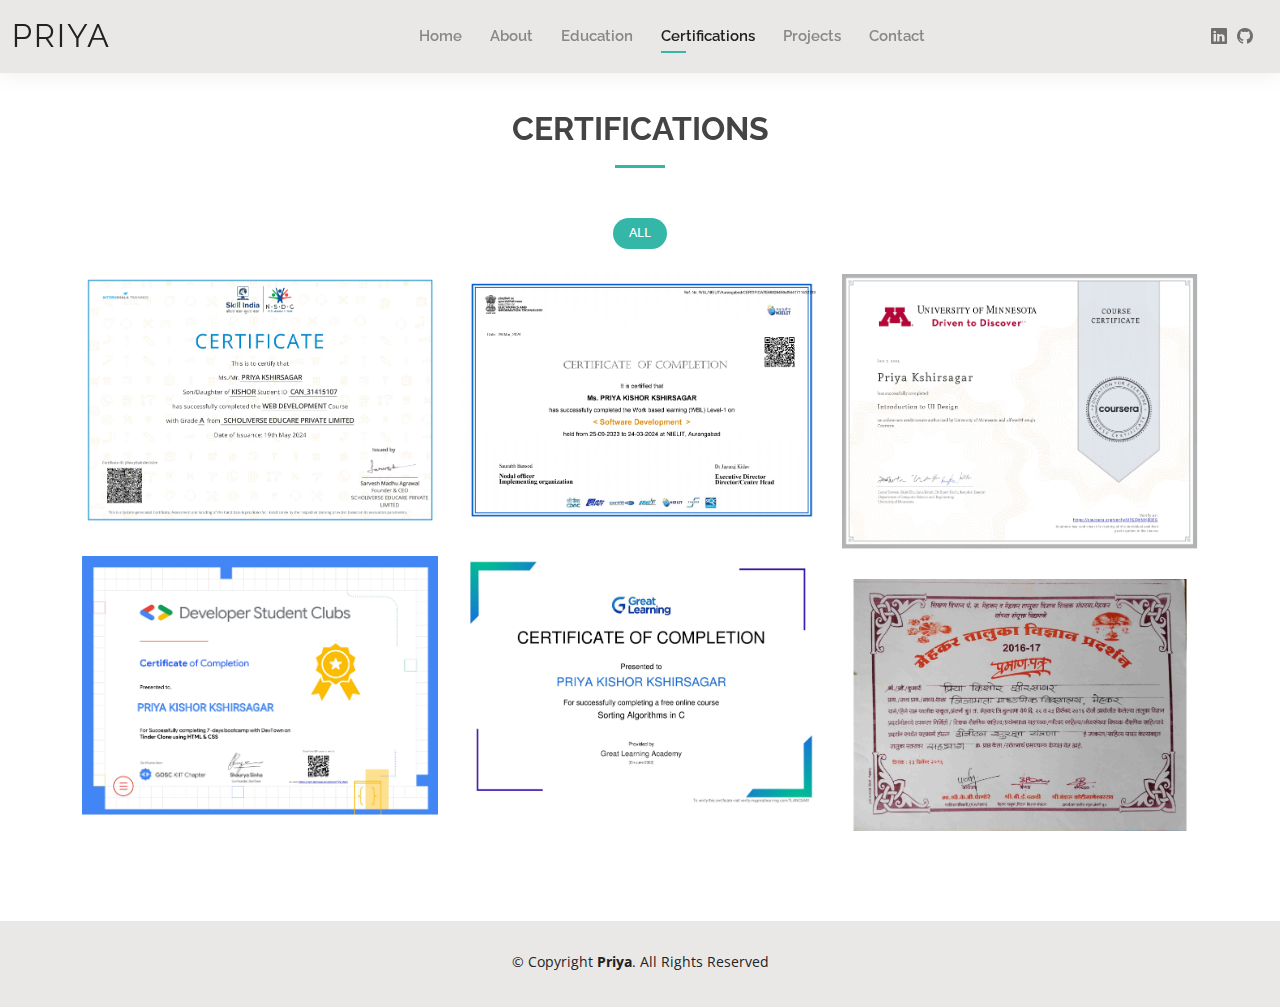
<file: Priya/certifications.html>
<!DOCTYPE html>
<html lang="en">

<head>
  <meta charset="utf-8">
  <meta content="width=device-width, initial-scale=1.0" name="viewport">

  <title>Portfolio - Priya's Portfolio</title>
  <meta content="" name="description">
  <meta content="" name="keywords">

  <!-- Favicons -->
  <link href="assets/img/star.png" rel="icon">
  <link href="assets/img/star.png" rel="apple-touch-icon">

  <!-- Google Fonts -->
  <link href="https://fonts.googleapis.com/css?family=Open+Sans:300,300i,400,400i,600,600i,700,700i|Raleway:300,300i,400,400i,500,500i,600,600i,700,700i|Poppins:300,300i,400,400i,500,500i,600,600i,700,700i" rel="stylesheet">

  <!-- Vendor CSS Files -->
  <link href="assets/vendor/aos/aos.css" rel="stylesheet">
  <link href="assets/vendor/bootstrap/css/bootstrap.min.css" rel="stylesheet">
  <link href="assets/vendor/bootstrap-icons/bootstrap-icons.css" rel="stylesheet">
  <link href="assets/vendor/boxicons/css/boxicons.min.css" rel="stylesheet">
  <link href="assets/vendor/glightbox/css/glightbox.min.css" rel="stylesheet">
  <link href="assets/vendor/swiper/swiper-bundle.min.css" rel="stylesheet">

  <!-- Template Main CSS File -->
  <link href="assets/css/style.css" rel="stylesheet">

</head>

<body>

  <!-- ======= Header ======= -->
  <header id="header" class="fixed-top">
    <div class="container-fluid d-flex justify-content-between align-items-center">

      <h1 class="logo me-auto me-lg-0"><a href="index.html">Priya</a></h1>

      <!-- <a href="index.html" class="logo"><img src="assets/img/logo.png" alt="" class="img-fluid"></a>-->

      <nav id="navbar" class="navbar order-last order-lg-0">
        <ul>
          <li><a href="index.html">Home</a></li>
          <li><a href="about.html">About</a></li>
          <li><a href="education.html">Education</a></li>
          <li><a class="active" href="certifications.html">Certifications</a></li>
          <li><a href="Projects.html">Projects</a></li>
          <li><a href="contact.html">Contact</a></li>
        </ul>
        <i class="bi bi-list mobile-nav-toggle"></i>
      </nav><!-- .navbar -->

      <div class="header-social-links">
        <a href="https://www.linkedin.com/in/priya-kishor-kshirsagar-585572217/" class="linkedin"><i class="bi bi-linkedin"></i></i></a>
        <a href="https://github.com/PriyaKsagar2" class="github"><i class="bi bi-github"></i></a>
        <!-- <a href="#" class="instagram"><i class="bi bi-instagram"></i></a> -->
      </div>

    </div>

  </header><!-- End Header -->

  <main id="main">

    <!-- ======= Portfolio Section ======= -->
    <section id="portfolio" class="portfolio">
      <div class="container" data-aos="fade-up">

        <div class="section-title">
          <h2>certifications</h2>
        </div>

        <div class="row" data-aos="fade-up" data-aos-delay="100">
          <div class="col-lg-12 d-flex justify-content-center">
            <ul id="portfolio-flters">
              <li data-filter="*" class="filter-active">All</li>
              <!-- <li data-filter=".filter-app">School</li> -->
              <!-- <li data-filter=".filter-card">College</li> -->
              <!-- <li data-filter=".filter-web">Web</li> -->
            </ul>
          </div>
        </div>

        <div class="row portfolio-container" data-aos="fade-up" data-aos-delay="200">

          <!-- <div class="col-lg-4 col-md-6 portfolio-item filter-app">
            <div class="portfolio-wrap">
              <img src="assets/img/portfolio/Digital literacy.jpg" class="img-fluid" alt="">
              <div class="portfolio-info">
                <h4></h4>
                <p>Digital literacy</p>
                <div class="portfolio-links">
                  <a href="assets/img/portfolio/Digital literacy.jpg" data-gallery="portfolioGallery" class="portfolio-lightbox"><i class="bx bx-plus"></i></a>
                  <a href="https://drive.google.com/file/d/14ZDacdHLTBUumXKkYtoig1jpo2JwXayo/view?usp=share_link" class="portfolio-details-lightbox" data-glightbox="type: external" title="Portfolio Details"><i class="bx bx-link"></i></a>
                </div>
              </div>
            </div>
          </div> -->

          <!-- <div class="col-lg-4 col-md-6 portfolio-item filter-web">
            <div class="portfolio-wrap">
              <img src="assets/img/portfolio/portfolio-2.jpg" class="img-fluid" alt="">
              <div class="portfolio-info">
                <h4>Web 3</h4>
                <p>Web</p>
                <div class="portfolio-links">
                  <a href="assets/img/portfolio/portfolio-2.jpg" data-gallery="portfolioGallery" class="portfolio-lightbox" title="Web 3"><i class="bx bx-plus"></i></a>
                  <a href="portfolio-details.html" class="portfolio-details-lightbox" data-glightbox="type: external" title="Portfolio Details"><i class="bx bx-link"></i></a>
                </div>
              </div>
            </div>
          </div> -->

          <!-- WEB DEV CERTIFICATE -->
          <div class="col-lg-4 col-md-6 portfolio-item filter-card">
            <div class="portfolio-wrap">
              <img src="assets/img/portfolio/webdev.jpg" class="img-fluid" alt="">
              <div class="portfolio-info">
                <!-- <h4>Card 2</h4> -->
                <p>Web Development</p>
                <div class="portfolio-links">
                  <a href="assets/img/portfolio/webdev.jpg" data-gallery="portfolioGallery" class="portfolio-lightbox"><i class="bx bx-plus"></i></a>
                  <!-- <a href="https://trainings.internshala.com/s/v/3407455/98dcc45f" class="portfolio-details-lightbox" data-glightbox="type: external" title="Portfolio Details"><i class="bx bx-link"></i></a> -->
                </div>
              </div>
            </div>
          </div>

          <!-- NIELIT INTERNSHIP CERTIFICATES -->
          <div class="col-lg-4 col-md-6 portfolio-item filter-card">
            <div class="portfolio-wrap">
              <img src="assets/img/portfolio/NIELIT.jpg" class="img-fluid" alt="">
              <div class="portfolio-info">
                <!-- <h4>Card 2</h4> -->
                <p>NIELIT, Aurangabad Internship</p>
                <div class="portfolio-links">
                  <a href="assets/img/portfolio/NIELIT1.jpg" data-gallery="portfolioGallery" class="portfolio-lightbox"><i class="bx bx-plus"></i></a>
                  <a href="assets/img/portfolio/NIELIT.jpg" data-gallery="portfolioGallery" class="portfolio-lightbox"><i class="bx bx-plus"></i></a>
                  <!-- <a href="https://drive.google.com/drive/folders/1ksJmNBl4eq-NaAiWY4jpscjspH7OL8Cw?usp=drive_link" class="portfolio-details-lightbox" data-glightbox="type: external" title="Portfolio Details"><i class="bx bx-link"></i></a> -->
                </div>
              </div>
            </div>
          </div>

          <div class="col-lg-4 col-md-6 portfolio-item filter-card">
            <div class="portfolio-wrap">
              <img src="assets/img/portfolio/UI.jpg" class="img-fluid" alt="">
              <div class="portfolio-info">
                <!-- <h4>Card 2</h4> -->
                <p>UI designing</p>
                <div class="portfolio-links">
                  <a href="assets/img/portfolio/UI.jpg" data-gallery="portfolioGallery" class="portfolio-lightbox"><i class="bx bx-plus"></i></a>
                  <!-- <a href="https://coursera.org/share/12d0ad4da05e5c669bac601d3231859b" class="portfolio-details-lightbox" data-glightbox="type: external" title="Portfolio Details"><i class="bx bx-link"></i></a> -->
                </div>
              </div>
            </div>
          </div>

          <div class="col-lg-4 col-md-6 portfolio-item filter-card">
            <div class="portfolio-wrap">
              <img src="assets\img\portfolio\HTML_CSS.jpg" class="img-fluid" alt="">
              <div class="portfolio-info">
                <!-- <h4>Card 1</h4> -->
                <p>HTML and CSS bootcamp</p>
                <div class="portfolio-links">
                  <a href="assets\img\portfolio\HTML_CSS.jpg" data-gallery="portfolioGallery" class="portfolio-lightbox" ><i class="bx bx-plus"></i></a>
                  <!-- <a href="portfolio-details.html" class="portfolio-details-lightbox" data-glightbox="type: external" title="Portfolio Details"><i class="bx bx-link"></i></a> -->
                </div>
              </div>
            </div>
          </div>

          <div class="col-lg-4 col-md-6 portfolio-item filter-card">
            <div class="portfolio-wrap">
              <img src="assets/img/portfolio/Sorting Algo.jpg" class="img-fluid" alt="">
              <div class="portfolio-info">
                <!-- <h4>Card 3</h4> -->
                <p>Sorting Algorithms</p>
                <div class="portfolio-links">
                  <a href="assets/img/portfolio/Sorting Algo.jpg" data-gallery="portfolioGallery" class="portfolio-lightbox"><i class="bx bx-plus"></i></a>
                  <!-- <a href="portfolio-details.html" class="portfolio-details-lightbox" data-glightbox="type: external" title="Portfolio Details"><i class="bx bx-link"></i></a> -->
                </div>
              </div>
            </div>
          </div>

          
          <div class="col-lg-4 col-md-6 portfolio-item filter-app">
            <div class="portfolio-wrap">
              <img src="assets/img/portfolio/Science exhibition.jpg" class="img-fluid" alt="">
              <div class="portfolio-info">
                <h4>App 2</h4>
                <p>Science exhibition</p>
                <div class="portfolio-links">
                  <a href="assets/img/portfolio/Science exhibition.jpg" data-gallery="portfolioGallery" class="portfolio-lightbox"><i class="bx bx-plus"></i></a>
                  <a href="portfolio-details.html" class="portfolio-details-lightbox" data-glightbox="type: external" title="Portfolio Details"><i class="bx bx-link"></i></a>
                </div>
              </div>
            </div>
          </div>
        </div>

      </div>
    </section><!-- End Portfolio Section -->

  </main><!-- End #main -->

  <!-- ======= Footer ======= -->
  <footer id="footer">
    <div class="container">
      <div class="copyright">
        &copy; Copyright <strong><span>Priya</span></strong>. All Rights Reserved
      </div>
      <div class="credits">
        <!-- All the links in the footer should remain intact. -->
        <!-- You can delete the links only if you purchased the pro version. -->
        <!-- Licensing information: https://bootstrapmade.com/license/ -->
        <!-- Purchase the pro version with working PHP/AJAX contact form: https://bootstrapmade.com/kelly-free-bootstrap-cv-resume-html-template/ -->
        <!-- Designed by <a href="https://bootstrapmade.com/">BootstrapMade</a> -->
      </div>
    </div>
  </footer><!-- End  Footer -->

  <div id="preloader"></div>
  <a href="#" class="back-to-top d-flex align-items-center justify-content-center"><i class="bi bi-arrow-up-short"></i></a>

  <!-- Vendor JS Files -->
  <script src="assets/vendor/purecounter/purecounter_vanilla.js"></script>
  <script src="assets/vendor/aos/aos.js"></script>
  <script src="assets/vendor/bootstrap/js/bootstrap.bundle.min.js"></script>
  <script src="assets/vendor/glightbox/js/glightbox.min.js"></script>
  <script src="assets/vendor/isotope-layout/isotope.pkgd.min.js"></script>
  <script src="assets/vendor/swiper/swiper-bundle.min.js"></script>
  <script src="assets/vendor/waypoints/noframework.waypoints.js"></script>
  <script src="assets/vendor/php-email-form/validate.js"></script>

  <!-- Template Main JS File -->
  <script src="assets/js/main.js"></script>

</body>

</html>
</file>
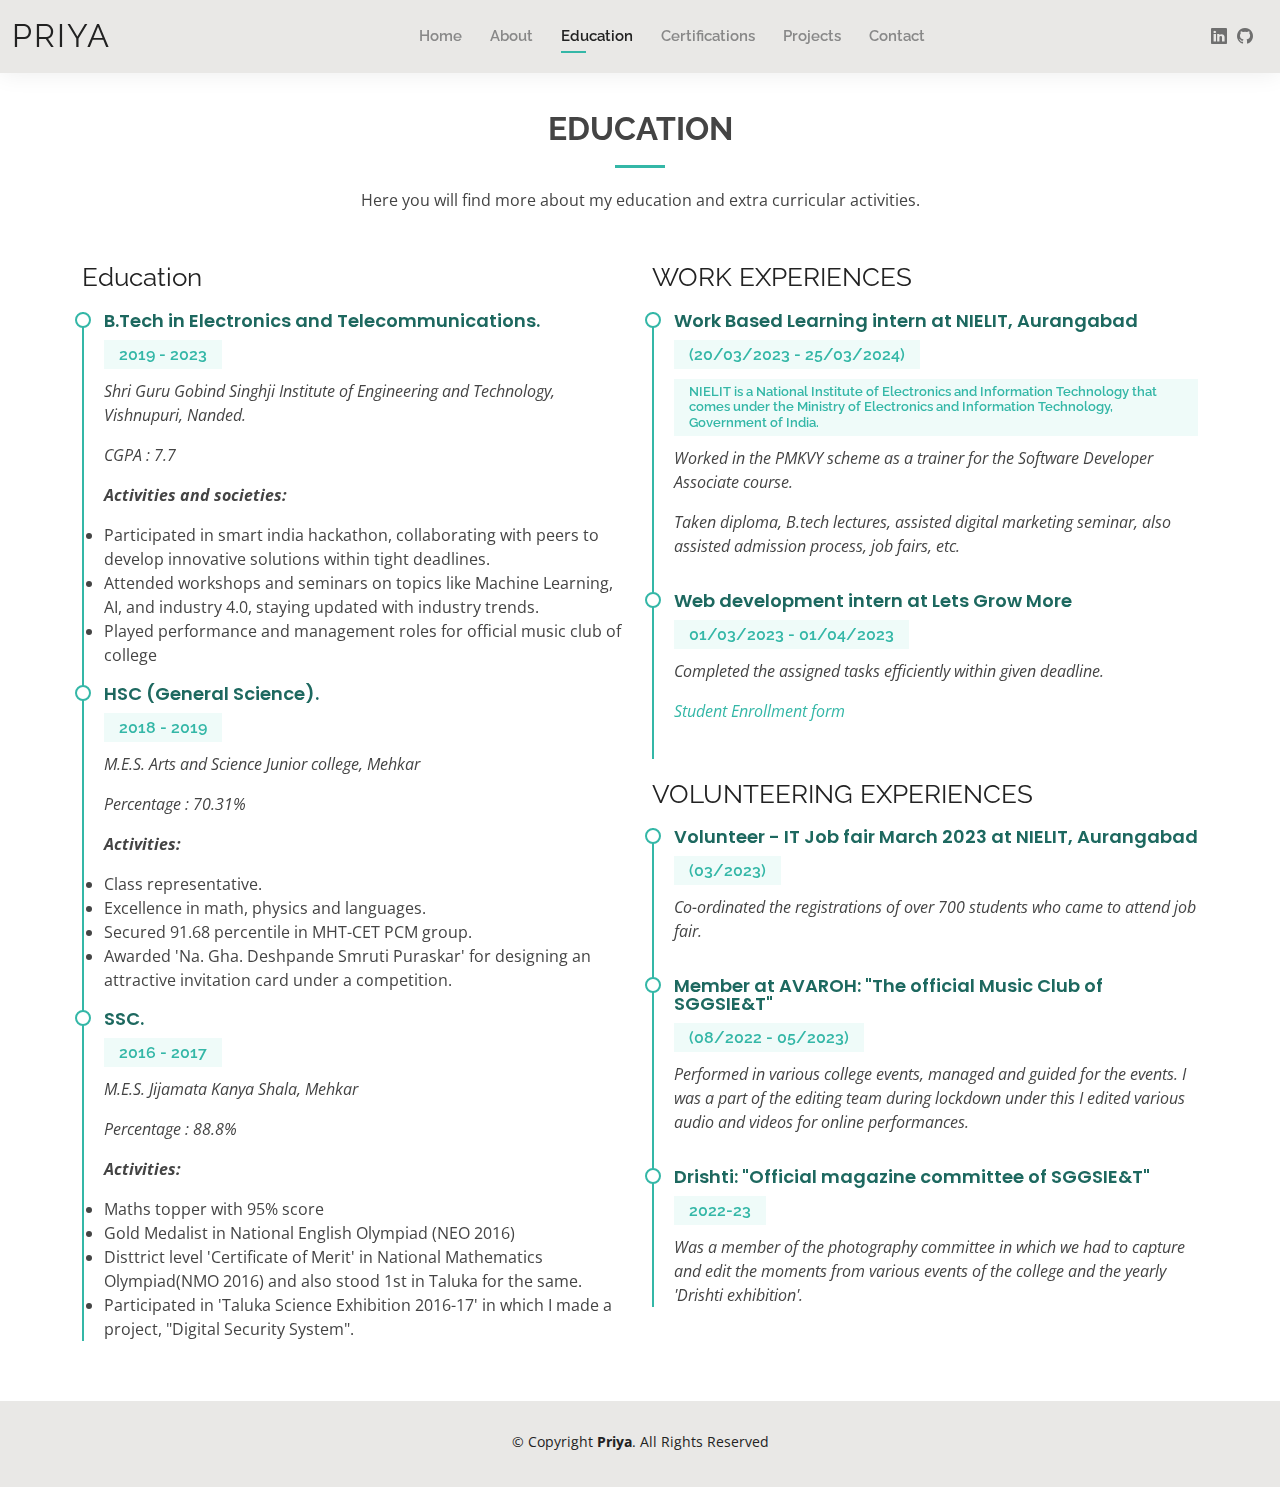
<file: Priya/education.html>
<!DOCTYPE html>
<html lang="en">

<head>
  <meta charset="utf-8">
  <meta content="width=device-width, initial-scale=1.0" name="viewport">

  <title>Resume - Priya's Portfolio</title>
  <meta content="" name="description">
  <meta content="" name="keywords">

  <!-- Favicons -->
  <link href="assets/img/star.png" rel="icon">
  <link href="assets/img/star.png" rel="apple-touch-icon">

  <!-- Google Fonts -->
  <link href="https://fonts.googleapis.com/css?family=Open+Sans:300,300i,400,400i,600,600i,700,700i|Raleway:300,300i,400,400i,500,500i,600,600i,700,700i|Poppins:300,300i,400,400i,500,500i,600,600i,700,700i" rel="stylesheet">

  <!-- Vendor CSS Files -->
  <link href="assets/vendor/aos/aos.css" rel="stylesheet">
  <link href="assets/vendor/bootstrap/css/bootstrap.min.css" rel="stylesheet">
  <link href="assets/vendor/bootstrap-icons/bootstrap-icons.css" rel="stylesheet">
  <link href="assets/vendor/boxicons/css/boxicons.min.css" rel="stylesheet">
  <link href="assets/vendor/glightbox/css/glightbox.min.css" rel="stylesheet">
  <link href="assets/vendor/swiper/swiper-bundle.min.css" rel="stylesheet">

  <!-- Template Main CSS File -->
  <link href="assets/css/style.css" rel="stylesheet">

  <!-- =======================================================
  * Template Name: Kelly - v4.10.0
  * Template URL: https://bootstrapmade.com/kelly-free-bootstrap-cv-resume-html-template/
  * Author: BootstrapMade.com
  * License: https://bootstrapmade.com/license/
  ======================================================== -->
</head>

<body>

  <!-- ======= Header ======= -->
  <header id="header" class="fixed-top">
    <div class="container-fluid d-flex justify-content-between align-items-center">

      <h1 class="logo me-auto me-lg-0"><a href="index.html">Priya</a></h1>
      <!-- Uncomment below if you prefer to use an image logo -->
      <!-- <a href="index.html" class="logo"><img src="assets/img/logo.png" alt="" class="img-fluid"></a>-->

      <nav id="navbar" class="navbar order-last order-lg-0">
        <ul>
          <li><a href="index.html">Home</a></li>
          <li><a href="about.html">About</a></li>
          <li><a class="active" href="education.html">Education</a></li>
          <li><a href="certifications.html">Certifications</a></li>
          <li><a href="Projects.html">Projects</a></li>
          <li><a href="contact.html">Contact</a></li>
        </ul>
        <i class="bi bi-list mobile-nav-toggle"></i>
      </nav><!-- .navbar -->

      <div class="header-social-links">
        <a href="https://www.linkedin.com/in/priya-kishor-kshirsagar-585572217/" class="linkedin"><i class="bi bi-linkedin"></i></i></a>
        <a href="https://github.com/PriyaKsagar2" class="github"><i class="bi bi-github"></i></a>
        <!-- <a href="#" class="instagram"><i class="bi bi-instagram"></i></a> -->
      </div>

    </div>

  </header><!-- End Header -->

  <main id="main">

    <!-- ======= Resume Section ======= -->
    <section id="resume" class="resume">
      <div class="container" data-aos="fade-up">

        <div class="section-title">
          <h2>Education</h2>
          <p>Here you will find more about my education and extra curricular activities.</p>
        </div>

        <div class="row">
          <div class="col-lg-6">
            <!-- <h3 class="resume-title">Sumary</h3>
            <div class="resume-item pb-0">
              <h4>Alice Barkley</h4>
              <p><em>Innovative and deadline-driven Graphic Designer with 3+ years of experience designing and developing user-centered digital/print marketing material from initial concept to final, polished deliverable.</em></p>
              <p>
              <ul>
                <li>Portland par 127,Orlando, FL</li>
                <li>(123) 456-7891</li>
                <li>alice.barkley@example.com</li>
              </ul>
              </p>
            </div> -->

            <h3 class="resume-title">Education</h3>
            <div class="resume-item">
              <h4>B.Tech in Electronics and Telecommunications.</h4>
              <h5>2019 - 2023</h5>
              <p><em>Shri Guru Gobind Singhji Institute of Engineering and Technology, Vishnupuri, Nanded.</em></p>
              <p><em>CGPA : 7.7</em></p>
              <p><strong><em>Activities and societies:</em></strong></p>
              <li><i class="bi bi-rounded-right"></i>Participated in smart india hackathon, collaborating with peers to develop innovative solutions within tight deadlines.</li>
              <li><i class="bi bi-rounded-right"></i>Attended workshops and seminars on topics like Machine Learning, AI, and industry 4.0, staying updated with industry trends.</li>
              <li><i class="bi bi-rounded-right"></i> Played performance and management roles for official music club of college</li>
            </div>

            <div class="resume-item">
              <h4>HSC (General Science).</h4>
              <h5>2018 - 2019</h5>
              <p><em>M.E.S. Arts and Science Junior college, Mehkar</em></p>
              <p><em>Percentage : 70.31%</em></p>
              <p><strong><em>Activities:</em></strong></p>
              <li><i class="bi bi-rounded-right"></i> Class representative.</li>
              <li><i class="bi bi-rounded-right"></i> Excellence in math, physics and languages.</li>
              <li><i class="bi bi-rounded-right"></i>Secured 91.68 percentile in MHT-CET PCM group.</li>
              <li><i class="bi bi-rounded-right"></i> Awarded 'Na. Gha. Deshpande Smruti Puraskar' for designing an attractive invitation card under a competition.</li>
            </div>

            <div class="resume-item">
              <h4>SSC.</h4>
              <h5>2016 - 2017</h5>
              <p><em>M.E.S. Jijamata Kanya Shala, Mehkar</em></p>
              <p><em>Percentage : 88.8%</em></p>
              <p><strong><em>Activities:</em></strong></p>
              <li><i class="bi bi-rounded-right"></i>Maths topper with 95% score</li>
              <li><i class="bi bi-rounded-right"></i> Gold Medalist in National English Olympiad (NEO 2016)</li>
              <li><i class="bi bi-rounded-right"></i> Disttrict level 'Certificate of Merit' in National Mathematics Olympiad(NMO 2016) and also stood 1st in Taluka for the same.</li>
              <li><i class="bi bi-rounded-right"></i> Participated in 'Taluka Science Exhibition 2016-17' in which I made a project, "Digital Security System".</li>
            </div>
          </div>

          <div class="col-lg-6">

            <h3 class="resume-title">WORK EXPERIENCES</h3>

            <div class="resume-item">
              <h4>Work Based Learning intern at NIELIT, Aurangabad</h4>
              <h5>(20/03/2023 - 25/03/2024)</h5>
              <h5 style="font-size: small;">NIELIT is a National Institute of Electronics and Information Technology that comes under the Ministry of Electronics and Information Technology, Government of India.</h5>
              <p><em>Worked in the PMKVY scheme as a trainer for the Software Developer Associate course.</em></p>
              <p><em>Taken diploma, B.tech lectures, assisted digital marketing seminar, also assisted admission process, job fairs, etc.</em></p>
            </div>
  
            <div class="resume-item">
              <h4>Web development intern at Lets Grow More</h4>
              <h5>01/03/2023 - 01/04/2023</h5>
              <p><em>Completed the assigned tasks efficiently within given deadline.</em></p>
              <p><em><a href="https://priyaksagar2.github.io/LGMVIP-Web_task2/">Student Enrollment form</a></em></p>            
            </div>

            <h3 class="resume-title">VOLUNTEERING EXPERIENCES</h3>

            <div class="resume-item">
              <h4>Volunteer - IT Job fair March 2023 at NIELIT, Aurangabad</h4>
              <h5>(03/2023)</h5>
              <p><em>Co-ordinated the registrations of over 700 students who came to attend job fair.</em></p>
            </div>
            
            <div class="resume-item">
              <h4>Member at AVAROH: "The official Music Club of SGGSIE&T"</h4>
              <h5>(08/2022 - 05/2023)</h5>
              <p><em>Performed in various college events, managed and guided for the events. I was a part of the editing team during lockdown under this I edited various audio
                and videos for online performances.</em></p>
            </div>
  
            <div class="resume-item">
              <h4>Drishti: "Official magazine committee of SGGSIE&T"</h4>
              <h5>2022-23</h5>
              <p><em>Was a member of the photography committee in which we had to capture and
                edit the moments from various events of the college and the yearly 'Drishti exhibition'. </em></p>
            </div>

            <!-- <div class="resume-item">
              <h4>Flute lead in school band.</h4>
              <h5>2015-2017</h5>
              <p><em>I led the Flute for three years for my school band in which I had to train a team of few girls for performance of Republic day and Independence day.</em></p>
            </div> -->

          </div>
        </div>

      </div>
    </section><!-- End Resume Section -->

  </main><!-- End #main -->



  <!-- ======= Footer ======= -->
  <footer id="footer">
    <div class="container">
      <div class="copyright">
        &copy; Copyright <strong><span>Priya</span></strong>. All Rights Reserved
      </div>
      <div class="credits">
        <!-- All the links in the footer should remain intact. -->
        <!-- You can delete the links only if you purchased the pro version. -->
        <!-- Licensing information: https://bootstrapmade.com/license/ -->
        <!-- Purchase the pro version with working PHP/AJAX contact form: https://bootstrapmade.com/kelly-free-bootstrap-cv-resume-html-template/ -->
        <!-- Designed by <a href="https://bootstrapmade.com/">BootstrapMade</a> -->
      </div>
    </div>
  </footer><!-- End  Footer -->

  <div id="preloader"></div>
  <a href="#" class="back-to-top d-flex align-items-center justify-content-center"><i class="bi bi-arrow-up-short"></i></a>

  <!-- Vendor JS Files -->
  <script src="assets/vendor/purecounter/purecounter_vanilla.js"></script>
  <script src="assets/vendor/aos/aos.js"></script>
  <script src="assets/vendor/bootstrap/js/bootstrap.bundle.min.js"></script>
  <script src="assets/vendor/glightbox/js/glightbox.min.js"></script>
  <script src="assets/vendor/isotope-layout/isotope.pkgd.min.js"></script>
  <script src="assets/vendor/swiper/swiper-bundle.min.js"></script>
  <script src="assets/vendor/waypoints/noframework.waypoints.js"></script>
  <script src="assets/vendor/php-email-form/validate.js"></script>

  <!-- Template Main JS File -->
  <script src="assets/js/main.js"></script>

</body>

</html>
</file>
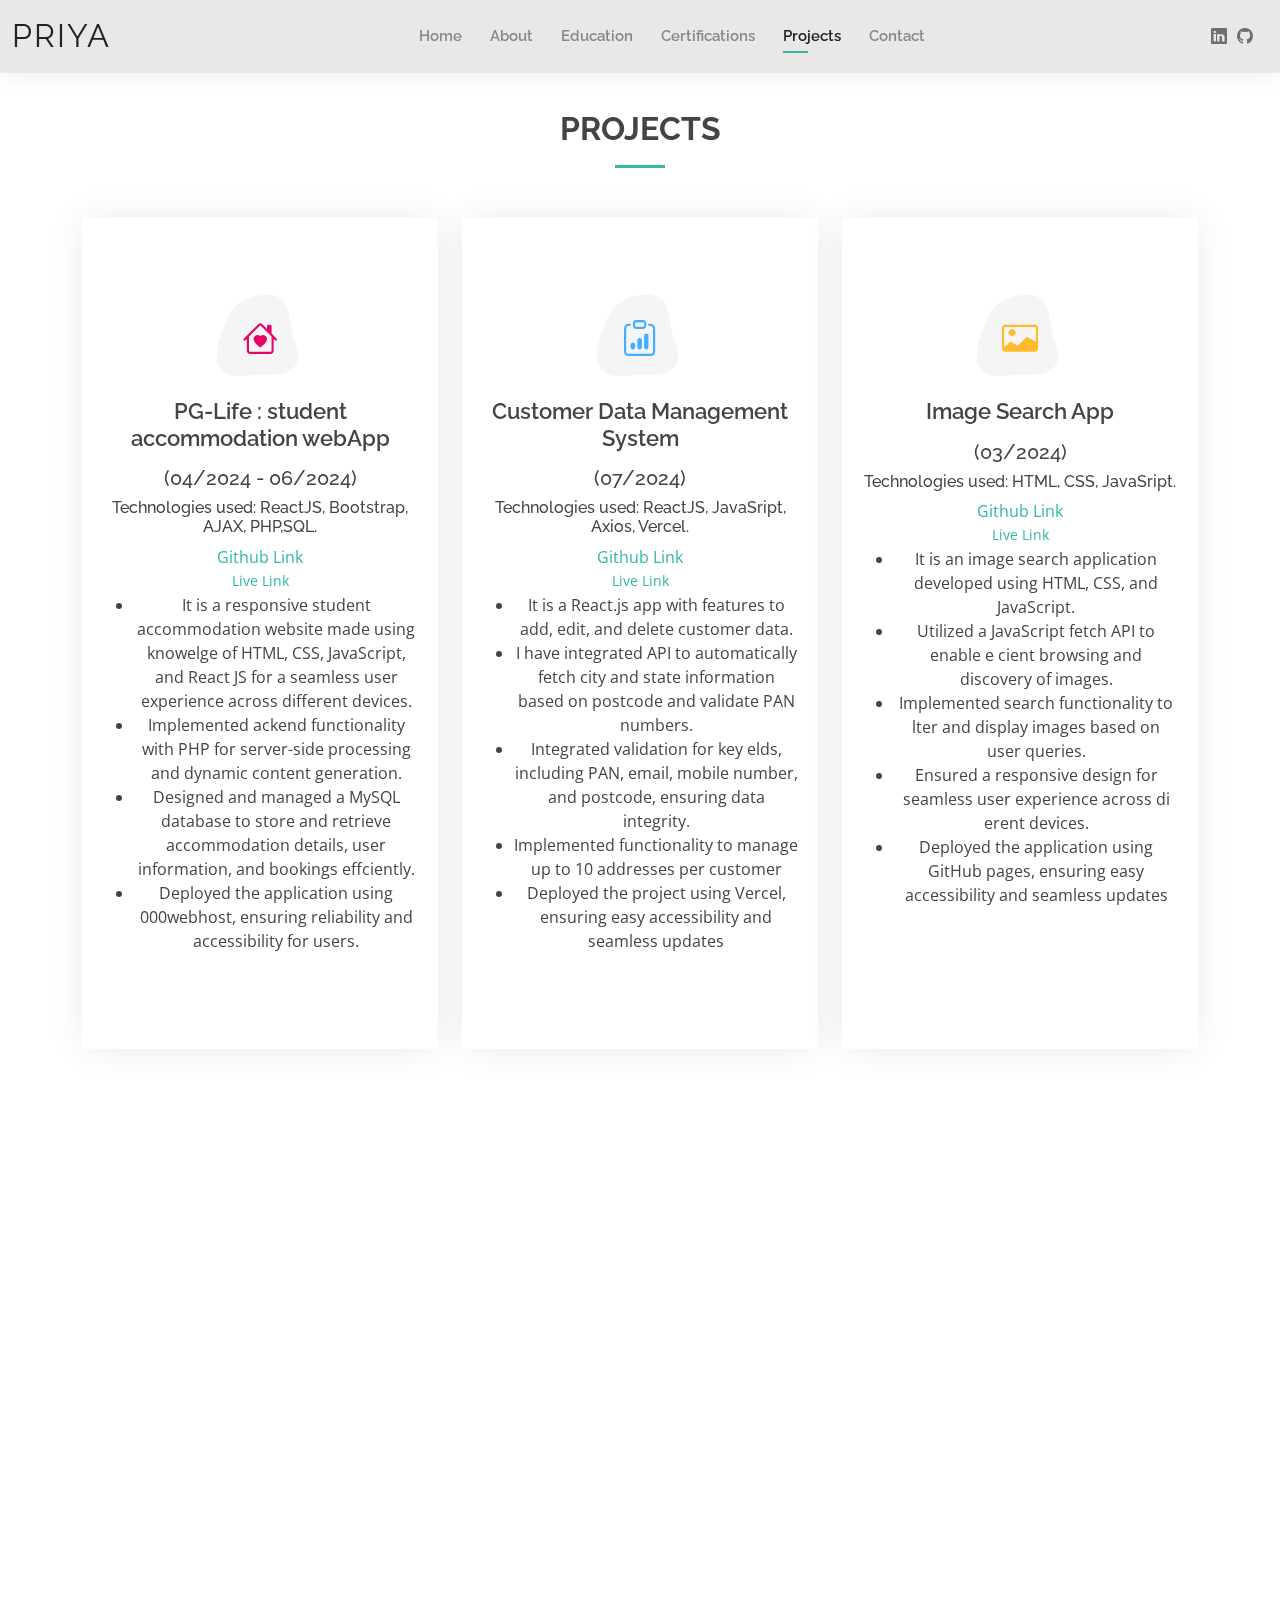
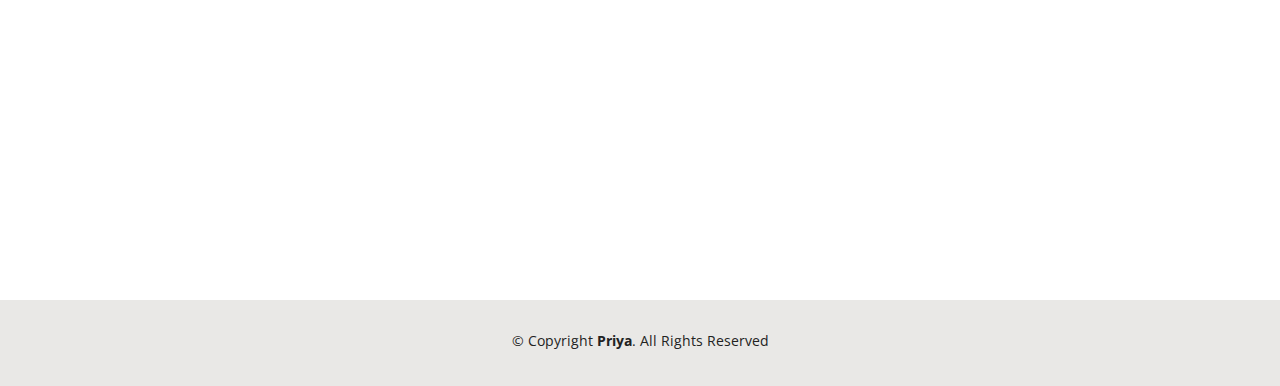
<file: Priya/Projects.html>
<!DOCTYPE html>
<html lang="en">

<head>
  <meta charset="utf-8">
  <meta content="width=device-width, initial-scale=1.0" name="viewport">

  <title>Projects - Priya Portfolio</title>
  <meta content="" name="description">
  <meta content="" name="keywords">

 <!-- Favicons -->
 <link href="assets/img/star.png" rel="icon">
 <link href="assets/img/star.png" rel="apple-touch-icon">

  <!-- Google Fonts -->
  <link href="https://fonts.googleapis.com/css?family=Open+Sans:300,300i,400,400i,600,600i,700,700i|Raleway:300,300i,400,400i,500,500i,600,600i,700,700i|Poppins:300,300i,400,400i,500,500i,600,600i,700,700i" rel="stylesheet">

  <!-- Vendor CSS Files -->
  <link href="assets/vendor/aos/aos.css" rel="stylesheet">
  <link href="assets/vendor/bootstrap/css/bootstrap.min.css" rel="stylesheet">
  <link href="assets/vendor/bootstrap-icons/bootstrap-icons.css" rel="stylesheet">
  <link href="assets/vendor/boxicons/css/boxicons.min.css" rel="stylesheet">
  <link href="assets/vendor/glightbox/css/glightbox.min.css" rel="stylesheet">
  <link href="assets/vendor/swiper/swiper-bundle.min.css" rel="stylesheet">

  <!-- Template Main CSS File -->
  <link href="assets/css/style.css" rel="stylesheet">

  <!-- =======================================================
  * Template Name: Kelly - v4.10.0
  * Template URL: https://bootstrapmade.com/kelly-free-bootstrap-cv-resume-html-template/
  * Author: BootstrapMade.com
  * License: https://bootstrapmade.com/license/
  ======================================================== -->
</head>

<body>

  <!-- ======= Header ======= -->
  <header id="header" class="fixed-top">
    <div class="container-fluid d-flex justify-content-between align-items-center">

      <h1 class="logo me-auto me-lg-0"><a href="index.html">Priya</a></h1>
      <!-- Uncomment below if you prefer to use an image logo -->
      <!-- <a href="index.html" class="logo"><img src="assets/img/logo.png" alt="" class="img-fluid"></a>-->

      <nav id="navbar" class="navbar order-last order-lg-0">
        <ul>
          <li><a href="index.html">Home</a></li>
          <li><a href="about.html">About</a></li>
          <li><a href="education.html">Education</a></li>
          <li><a href="certifications.html">Certifications</a></li>
          <li><a class="active" href="Projects.html">Projects</a></li>
          <li><a href="contact.html">Contact</a></li>
        </ul>
        <i class="bi bi-list mobile-nav-toggle"></i>
      </nav><!-- .navbar -->

      <div class="header-social-links">
        <a href="https://www.linkedin.com/in/priya-kishor-kshirsagar-585572217/" class="linkedin"><i class="bi bi-linkedin"></i></i></a>
        <a href="https://github.com/PriyaKsagar2" class="github"><i class="bi bi-github"></i></a>
        <!-- <a href="#" class="instagram"><i class="bi bi-instagram"></i></a> -->
      </div>

    </div>

  </header><!-- End Header -->

  <main id="main">

    <!-- ======= Services Section ======= -->
    <section id="services" class="services">
      <div class="container" data-aos="fade-up">

        <div class="section-title">
          <h2>Projects</h2>
          <!-- <p>Magnam dolores commodi suscipit. Necessitatibus eius consequatur ex aliquid fuga eum quidem. Sit sint consectetur velit. Quisquam quos quisquam cupiditate. Et nemo qui impedit suscipit alias ea. Quia fugiat sit in iste officiis commodi quidem hic quas.</p> -->
        </div>
        
        <div class="row">
          
          <!-- PG LIFE -->
          <div class="col-lg-4 col-md-6 d-flex align-items-stretch" data-aos="zoom-in" data-aos-delay="100">
            <div class="icon-box iconbox-pink">
              <div class="icon">
                <svg width="100" height="100" viewBox="0 0 600 600" xmlns="http://www.w3.org/2000/svg">
                  <path stroke="none" stroke-width="0" fill="#f5f5f5" d="M300,521.0016835830174C376.1290562159157,517.8887921683347,466.0731472004068,529.7835943286574,510.70327084640275,468.03025145048787C554.3714126377745,407.6079735673963,508.03601936045806,328.9844924480964,491.2728898941984,256.3432110539036C474.5976632858925,184.082847569629,479.9380746630129,96.60480741107993,416.23090153303,58.64404602377083C348.86323505073057,18.502131276798302,261.93793281208167,40.57373210992963,193.5410806939664,78.93577620505333C130.42746243093433,114.334589627462,98.30271207620316,179.96522072025542,76.75703585869454,249.04625023123273C51.97151888228291,328.5150500222984,13.704378332031375,421.85034740162234,66.52175969318436,486.19268352777647C119.04800174914682,550.1803526380478,217.28368757567262,524.383925680826,300,521.0016835830174"></path>
                </svg>
                <i class="bi bi-house-heart"></i>
              </div>
              <h4>PG-Life : student accommodation webApp </h4>
              <h5>(04/2024 - 06/2024)</h5>
              <!-- <p><em>This project was a part of my web development training from Internshala.</em></p> -->
              <!-- <h5>Grade received: A</h5> -->
              <h6>Technologies used: ReactJS, Bootstrap, AJAX, PHP,SQL.</h6>
              <a href="https://github.com/PriyaKsagar2/PG-Life">Github Link</a>
              <p><a href="http://pg-life-bypriya.000webhostapp.com/">Live Link</a></p>
              <ul>
                <li>It is a responsive student accommodation website made using knowelge of HTML, CSS,
                  JavaScript, and React JS for a seamless user experience across different devices.</li>
                <li>Implemented ackend functionality with PHP for server-side processing and dynamic content generation.</li>
                <li>Designed and managed a MySQL database to store and retrieve accommodation details, user information, and bookings effciently.</li>
                <li>Deployed the application using 000webhost, ensuring reliability and accessibility for users.</li>
              </ul>
            </div>
          </div>

          <!-- Customer DATA MANAGER -->
          <div class="col-lg-4 col-md-6 d-flex align-items-stretch" data-aos="zoom-in" data-aos-delay="100">
            <div class="icon-box iconbox-blue">
              <div class="icon">
                <svg width="100" height="100" viewBox="0 0 600 600" xmlns="http://www.w3.org/2000/svg">
                  <path stroke="none" stroke-width="0" fill="#f5f5f5" d="M300,521.0016835830174C376.1290562159157,517.8887921683347,466.0731472004068,529.7835943286574,510.70327084640275,468.03025145048787C554.3714126377745,407.6079735673963,508.03601936045806,328.9844924480964,491.2728898941984,256.3432110539036C474.5976632858925,184.082847569629,479.9380746630129,96.60480741107993,416.23090153303,58.64404602377083C348.86323505073057,18.502131276798302,261.93793281208167,40.57373210992963,193.5410806939664,78.93577620505333C130.42746243093433,114.334589627462,98.30271207620316,179.96522072025542,76.75703585869454,249.04625023123273C51.97151888228291,328.5150500222984,13.704378332031375,421.85034740162234,66.52175969318436,486.19268352777647C119.04800174914682,550.1803526380478,217.28368757567262,524.383925680826,300,521.0016835830174"></path>
                </svg>
                <i class="bi bi-clipboard-data"></i>
              </div>
              <h4>Customer Data Management System</h4>
              <h5>(07/2024)</h5>
              <!-- <p><em>This is my personal project which I made for hands on practice of skills</em></p> -->
              <h6>Technologies used: ReactJS, JavaSript, Axios, Vercel.</h6>
              <a href="https://github.com/PriyaKsagar2/Pixel6_task_CustomerDataManager">Github Link</a>
              <p><a href="https://pixel6-task-customer-data-manager.vercel.app/">Live Link</a></p>
              <ul>
                <li>It is a React.js app with features to add, edit, and delete customer data.</li>
                <li>I have integrated API to automatically fetch city and state information based on postcode and validate PAN numbers.</li>
                <li>Integrated validation for key elds, including PAN, email, mobile number, and postcode, ensuring data integrity.</li>
                <li>Implemented functionality to manage up to 10 addresses per customer</li>
                <li>Deployed the project using Vercel, ensuring easy accessibility and seamless updates</li>
              </ul>
            </div>
          </div>

          <!-- Image search app-->
          <div class="col-lg-4 col-md-6 d-flex align-items-stretch" data-aos="zoom-in" data-aos-delay="100">
            <div class="icon-box iconbox-yellow">
              <div class="icon">
                <svg width="100" height="100" viewBox="0 0 600 600" xmlns="http://www.w3.org/2000/svg">
                  <path stroke="none" stroke-width="0" fill="#f5f5f5" d="M300,521.0016835830174C376.1290562159157,517.8887921683347,466.0731472004068,529.7835943286574,510.70327084640275,468.03025145048787C554.3714126377745,407.6079735673963,508.03601936045806,328.9844924480964,491.2728898941984,256.3432110539036C474.5976632858925,184.082847569629,479.9380746630129,96.60480741107993,416.23090153303,58.64404602377083C348.86323505073057,18.502131276798302,261.93793281208167,40.57373210992963,193.5410806939664,78.93577620505333C130.42746243093433,114.334589627462,98.30271207620316,179.96522072025542,76.75703585869454,249.04625023123273C51.97151888228291,328.5150500222984,13.704378332031375,421.85034740162234,66.52175969318436,486.19268352777647C119.04800174914682,550.1803526380478,217.28368757567262,524.383925680826,300,521.0016835830174"></path>
                </svg>
                <i class="bi bi-card-image"></i>
              </div>
              <h4>Image Search App</h4>
              <h5>(03/2024)</h5>
              <!-- <p><em>This is my personal project which I made for hands on practice of skills</em></p> -->
              <h6>Technologies used: HTML, CSS, JavaSript.</h6>
              <a href="https://github.com/PriyaKsagar2/Image-Search-App">Github Link</a>
              <p><a href="https://priyaksagar2.github.io/Image-Search-App/">Live Link</a></p>
              <ul>
                <li>It is an image search application developed using HTML, CSS, and JavaScript.</li>
                <li>Utilized a JavaScript fetch API to enable e cient browsing and discovery of images.</li>
                <li>Implemented search functionality to lter and display images based on user queries.</li>
                <li>Ensured a responsive design for seamless user experience across di erent devices.</li>
                <li>Deployed the application using GitHub pages, ensuring easy accessibility and seamless updates</li>
              </ul>
            </div>
          </div>

          <!-- Gesture Vocalizer -->
          <div class="col-lg-4 col-md-6 d-flex align-items-stretch" data-aos="zoom-in" data-aos-delay="100">
            <div class="icon-box iconbox-pink">
              <div class="icon">
                <svg width="100" height="100" viewBox="0 0 600 600" xmlns="http://www.w3.org/2000/svg">
                  <path stroke="none" stroke-width="0" fill="#f5f5f5" d="M300,521.0016835830174C376.1290562159157,517.8887921683347,466.0731472004068,529.7835943286574,510.70327084640275,468.03025145048787C554.3714126377745,407.6079735673963,508.03601936045806,328.9844924480964,491.2728898941984,256.3432110539036C474.5976632858925,184.082847569629,479.9380746630129,96.60480741107993,416.23090153303,58.64404602377083C348.86323505073057,18.502131276798302,261.93793281208167,40.57373210992963,193.5410806939664,78.93577620505333C130.42746243093433,114.334589627462,98.30271207620316,179.96522072025542,76.75703585869454,249.04625023123273C51.97151888228291,328.5150500222984,13.704378332031375,421.85034740162234,66.52175969318436,486.19268352777647C119.04800174914682,550.1803526380478,217.28368757567262,524.383925680826,300,521.0016835830174"></path>
                </svg>
                <i class="bi bi-hand-thumbs-up"></i>
              </div>
              <h4>Gesture Vocalizer For Mute People</h4>
              <h5>(02/2022 - 04/2022)</h5>
              <p><em>This was a part of mini project in 6th semester of academics in which I worked along with my two other teammates. </em></p>
              <h5>Grade received: A+</h5>
              <ul>
                <li>Gesture vocalizer is basically a pair of sign language gloves.</li>
                <li>It includes flex sensors, gyroscope, Arduino nano and few other electronic components and it's programmed with embbeded C language.</li>
                <li>Gesture vocalizer can be used by the mute people to perform sign language.</li>
                <li>This sign language is converted into speech/text, so that other people can easily understand it.</li>
              </ul>
            </div>
          </div>

          <!-- PIANO -->
          <div class="col-lg-4 col-md-6 d-flex align-items-stretch mt-4 mt-md-0" data-aos="zoom-in" data-aos-delay="100">
            <div class="icon-box iconbox-blue">
              <div class="icon">
                <svg width="100" height="100" viewBox="0 0 600 600" xmlns="http://www.w3.org/2000/svg">
                  <path stroke="none" stroke-width="0" fill="#f5f5f5" d="M300,582.0697525312426C382.5290701553225,586.8405444964366,449.9789794690241,525.3245884688669,502.5850820975895,461.55621195738473C556.606425686781,396.0723002908107,615.8543463187945,314.28637112970534,586.6730223649479,234.56875336149918C558.9533121215079,158.8439757836574,454.9685369536778,164.00468322053177,381.49747125262974,130.76875717737553C312.15926192815925,99.40240125094834,248.97055460311594,18.661163978235184,179.8680185752513,50.54337015887873C110.5421016452524,82.52863877960104,119.82277516462835,180.83849132639028,109.12597500060166,256.43424936330496C100.08760227029461,320.3096726198365,92.17705696193138,384.0621239912766,124.79988738764834,439.7174275375508C164.83382741302287,508.01625554203684,220.96474134820875,577.5009287672846,300,582.0697525312426"></path>
                </svg>
                <i class="bi bi-music-note-list"></i>
              </div>
              <h4>Piano (A windows form application using .NET)</h4>
              <h5>7/2022</h5>             
              <ul>
                <li>It is a mini project in which I made a windows form application on Visual Studio using '.NET' framework in C++ language.</li>
                <li>The traditional way to practice piano is no longer attractive enough for the younger generation. In order to enhance the interest of piano practice this Idea is proposed.</li>
            </div>
          </div>


          <!-- FaceIN -->
          <div class="col-lg-4 col-md-6 d-flex align-items-stretch mt-4 mt-lg-0" data-aos="zoom-in" data-aos-delay="100">
            <div class="icon-box iconbox-orange">
              <div class="icon">
                <svg width="100" height="100" viewBox="0 0 600 600" xmlns="http://www.w3.org/2000/svg">
                  <path stroke="none" stroke-width="0" fill="#f5f5f5" d="M300,541.5067337569781C382.14930387511276,545.0595476570109,479.8736841581634,548.3450877840088,526.4010558755058,480.5488172755941C571.5218469581645,414.80211281144784,517.5187510058486,332.0715597781072,496.52539010469104,255.14436215662573C477.37192572678356,184.95920475031193,473.57363656557914,105.61284051026155,413.0603344069578,65.22779650032875C343.27470386102294,18.654635553484475,251.2091493199835,5.337323636656869,175.0934190732945,40.62881213300186C97.87086631185822,76.43348514350839,51.98124368387456,156.15599469081315,36.44837278890362,239.84606092416172C21.716077023791087,319.22268207091537,43.775223500013084,401.1760424656574,96.891909868211,461.97329694683043C147.22146801428983,519.5804099606455,223.5754009179313,538.201503339737,300,541.5067337569781"></path>
                </svg>
                <i class="bi bi-emoji-smile"></i>
                <!-- <i class="bi bi-person-hearts"></i> -->
              </div>
              <h4>UI for FaceIn (Smart Attendance Tracking Application)</h4>
              <h5>5/2022</h5>             
              <ul>
                <li>FaceIn is a smart attendance tracking application.</li>
                <li>It was built for problem statement which was provided by 'Gas Authority of India Limited' under Smart India Hackathon 2022.</li>
                <li>In this project I along with my few other teammates created an UI for attendance tracking application via 'Face Recognition'</li>
            </div>
          </div>

        </div>

      </div>
    </section><!-- End Services Section -->

  </main><!-- End #main -->

  <!-- ======= Footer ======= -->
  <footer id="footer">
    <div class="container">
      <div class="copyright">
        &copy; Copyright <strong><span>Priya</span></strong>. All Rights Reserved
      </div>
      <div class="credits">
        <!-- All the links in the footer should remain intact. -->
        <!-- You can delete the links only if you purchased the pro version. -->
        <!-- Licensing information: https://bootstrapmade.com/license/ -->
        <!-- Purchase the pro version with working PHP/AJAX contact form: https://bootstrapmade.com/kelly-free-bootstrap-cv-resume-html-template/ -->
        <!-- Designed by <a href="https://bootstrapmade.com/">BootstrapMade</a> -->
      </div>
    </div>
  </footer><!-- End  Footer -->

  <div id="preloader"></div>
  <a href="#" class="back-to-top d-flex align-items-center justify-content-center"><i class="bi bi-arrow-up-short"></i></a>

  <!-- Vendor JS Files -->
  <script src="assets/vendor/purecounter/purecounter_vanilla.js"></script>
  <script src="assets/vendor/aos/aos.js"></script>
  <script src="assets/vendor/bootstrap/js/bootstrap.bundle.min.js"></script>
  <script src="assets/vendor/glightbox/js/glightbox.min.js"></script>
  <script src="assets/vendor/isotope-layout/isotope.pkgd.min.js"></script>
  <script src="assets/vendor/swiper/swiper-bundle.min.js"></script>
  <script src="assets/vendor/waypoints/noframework.waypoints.js"></script>
  <script src="assets/vendor/php-email-form/validate.js"></script>

  <!-- Template Main JS File -->
  <script src="assets/js/main.js"></script>

</body>

</html>
</file>
<file: docs/assets/css/style.css>
/**
* Template Name: Kelly - v4.10.0
* Template URL: https://bootstrapmade.com/kelly-free-bootstrap-cv-resume-html-template/
* Author: BootstrapMade.com
* License: https://bootstrapmade.com/license/
*/

/*--------------------------------------------------------------
# General
--------------------------------------------------------------*/
body {
  font-family: "Open Sans", sans-serif;
  color: #444444;
}

a {
  color: #34b7a7;
  text-decoration: none;
}

a:hover {
  color: #51cdbe;
  text-decoration: none;
}

h1,
h2,
h3,
h4,
h5,
h6 {
  font-family: "Raleway", sans-serif;
}

#main {
  margin-top: 50px;
}

@media (max-width: 992px) {
  #main {
    margin-top: 30px;
  }
}

/*--------------------------------------------------------------
# Preloader
--------------------------------------------------------------*/
#preloader {
  position: fixed;
  top: 0;
  left: 0;
  right: 0;
  bottom: 0;
  z-index: 9999;
  overflow: hidden;
  background: #fff;
}

#preloader:before {
  content: "";
  position: fixed;
  top: calc(50% - 30px);
  left: calc(50% - 30px);
  border: 6px solid #34b7a7;
  border-top-color: #dcf5f2;
  border-radius: 50%;
  width: 60px;
  height: 60px;
  -webkit-animation: animate-preloader 1s linear infinite;
  animation: animate-preloader 1s linear infinite;
}

@-webkit-keyframes animate-preloader {
  0% {
    transform: rotate(0deg);
  }

  100% {
    transform: rotate(360deg);
  }
}

@keyframes animate-preloader {
  0% {
    transform: rotate(0deg);
  }

  100% {
    transform: rotate(360deg);
  }
}

/*--------------------------------------------------------------
# Back to top button
--------------------------------------------------------------*/
.back-to-top {
  position: fixed;
  visibility: hidden;
  opacity: 0;
  right: 15px;
  bottom: 15px;
  z-index: 996;
  background: #34b7a7;
  width: 40px;
  height: 40px;
  border-radius: 50px;
  transition: all 0.4s;
}

.back-to-top i {
  font-size: 24px;
  color: #fff;
  line-height: 0;
}

.back-to-top:hover {
  background: #49cbbb;
  color: #fff;
}

.back-to-top.active {
  visibility: visible;
  opacity: 1;
}

/*--------------------------------------------------------------
# Header
--------------------------------------------------------------*/
#header {
  background: #e9e8e6;
  box-shadow: 0px 0px 25px 0 rgba(0, 0, 0, 0.08);
  z-index: 997;
  padding: 15px 0;
}

#header .logo {
  font-size: 32px;
  margin: 0;
  padding: 0;
  line-height: 1;
  font-weight: 400;
  letter-spacing: 2px;
  text-transform: uppercase;
}

#header .logo a {
  color: #222222;
}

#header .logo img {
  max-height: 40px;
}

@media (max-width: 992px) {
  #header .logo {
    font-size: 28px;
  }
}

/*--------------------------------------------------------------
# Header Social Links
--------------------------------------------------------------*/
.header-social-links {
  padding-right: 15px;
}

.header-social-links a {
  color: #6f6f6f;
  padding-left: 6px;
  display: inline-block;
  line-height: 0px;
  transition: 0.3s;
  font-size: 16px;
}

.header-social-links a:hover {
  color: #34b7a7;
}

/*--------------------------------------------------------------
# Navigation Menu
--------------------------------------------------------------*/
/**
* Desktop Navigation 
*/
.navbar {
  padding: 0;
}

.navbar ul {
  margin: 0;
  padding: 0;
  display: flex;
  list-style: none;
  align-items: center;
}

.navbar li {
  position: relative;
  padding: 10px 0 10px 28px;
}

.navbar a,
.navbar a:focus {
  display: flex;
  align-items: center;
  justify-content: space-between;
  font-family: "Raleway", sans-serif;
  font-size: 15px;
  font-weight: 600;
  color: #888888;
  white-space: nowrap;
  transition: 0.3s;
  position: relative;
}

.navbar a i,
.navbar a:focus i {
  font-size: 12px;
  line-height: 0;
  margin-left: 5px;
}

.navbar>ul>li>a:before {
  content: "";
  position: absolute;
  width: 0;
  height: 2px;
  bottom: -5px;
  left: 0;
  background-color: #34b7a7;
  visibility: hidden;
  width: 0px;
  transition: all 0.3s ease-in-out 0s;
}

.navbar a:hover:before,
.navbar li:hover>a:before,
.navbar .active:before {
  visibility: visible;
  width: 25px;
}

.navbar a:hover,
.navbar .active,
.navbar .active:focus,
.navbar li:hover>a {
  color: #222222;
}

.navbar .dropdown ul {
  display: block;
  position: absolute;
  left: 14px;
  top: calc(100% + 30px);
  margin: 0;
  padding: 10px 0;
  z-index: 99;
  opacity: 0;
  visibility: hidden;
  background: #fff;
  box-shadow: 0px 0px 30px rgba(127, 137, 161, 0.25);
  transition: 0.3s;
  border-radius: 4px;
}

.navbar .dropdown ul li {
  min-width: 200px;
  padding: 0;
}

.navbar .dropdown ul a {
  padding: 10px 20px;
  font-size: 15px;
  text-transform: none;
  font-weight: 600;
}

.navbar .dropdown ul a i {
  font-size: 12px;
}

.navbar .dropdown ul a:hover,
.navbar .dropdown ul .active:hover,
.navbar .dropdown ul li:hover>a {
  color: #34b7a7;
}

.navbar .dropdown:hover>ul {
  opacity: 1;
  top: 100%;
  visibility: visible;
}

.navbar .dropdown .dropdown ul {
  top: 0;
  left: calc(100% - 30px);
  visibility: hidden;
}

.navbar .dropdown .dropdown:hover>ul {
  opacity: 1;
  top: 0;
  left: 100%;
  visibility: visible;
}

@media (max-width: 1366px) {
  .navbar .dropdown .dropdown ul {
    left: -90%;
  }

  .navbar .dropdown .dropdown:hover>ul {
    left: -100%;
  }
}

/**
* Mobile Navigation 
*/
.mobile-nav-toggle {
  color: #222222;
  font-size: 28px;
  cursor: pointer;
  display: none;
  line-height: 0;
  transition: 0.5s;
}

.mobile-nav-toggle.bi-x {
  color: #fff;
}

@media (max-width: 991px) {
  .mobile-nav-toggle {
    display: block;
  }

  .navbar ul {
    display: none;
  }
}

.navbar-mobile {
  position: fixed;
  overflow: hidden;
  top: 0;
  right: 0;
  left: 0;
  bottom: 0;
  background: rgba(9, 9, 9, 0.9);
  transition: 0.3s;
  z-index: 999;
}

.navbar-mobile .mobile-nav-toggle {
  position: absolute;
  top: 15px;
  right: 15px;
}

.navbar-mobile ul {
  display: block;
  position: absolute;
  top: 55px;
  right: 15px;
  bottom: 15px;
  left: 15px;
  padding: 10px 0;
  border-radius: 10px;
  background-color: #fff;
  overflow-y: auto;
  transition: 0.3s;
}

.navbar-mobile a,
.navbar-mobile a:focus {
  font-size: 15px;
  padding-right: 15px;
  color: #222222;
}

.navbar-mobile a:hover,
.navbar-mobile .active,
.navbar-mobile li:hover>a {
  color: #34b7a7;
}

.navbar-mobile .getstarted,
.navbar-mobile .getstarted:focus {
  margin: 15px;
}

.navbar-mobile .dropdown ul {
  position: static;
  display: none;
  margin: 10px 20px;
  padding: 10px 0;
  z-index: 99;
  opacity: 1;
  visibility: visible;
  background: #fff;
  box-shadow: 0px 0px 30px rgba(127, 137, 161, 0.25);
}

.navbar-mobile .dropdown ul li {
  min-width: 200px;
}

.navbar-mobile .dropdown ul a {
  padding: 10px 20px;
}

.navbar-mobile .dropdown ul a i {
  font-size: 12px;
}

.navbar-mobile .dropdown ul a:hover,
.navbar-mobile .dropdown ul .active:hover,
.navbar-mobile .dropdown ul li:hover>a {
  color: #34b7a7;
}

.navbar-mobile .dropdown>.dropdown-active {
  display: block;
}

/*--------------------------------------------------------------
# Hero Section
--------------------------------------------------------------*/
#hero {
  width: 100%;
  height: 100vh;
  background: url("../img/hero-bg1.jpg") top right;
  background-size: cover;
}

#hero .container {
  padding-top: 70px;
  position: relative;
}

@media (max-width: 992px) {
  #hero .container {
    padding-top: 58px;
  }
}

#hero h1 {
  margin: 0;
  font-size: 48px;
  font-weight: 700;
  line-height: 56px;
  color: #222222;
}

#hero h2 {
  color: #6f6f6f;
  margin: 10px 0 0 0;
  font-size: 16px;
}

#hero .btn-about {
  font-family: "Raleway", sans-serif;
  text-transform: uppercase;
  font-weight: 600;
  font-size: 12px;
  letter-spacing: 1px;
  display: inline-block;
  padding: 12px 40px;
  border-radius: 50px;
  transition: 0.5s;
  margin-top: 30px;
  color: #fff;
  background: #34b7a7;
}

#hero .btn-about:hover {
  background: #3dc8b7;
}

@media (min-width: 1024px) {
  #hero {
    background-attachment: fixed;
  }
}

@media (max-width: 992px) {
  #hero:before {
    content: "";
    background: rgba(255, 255, 255, 0.8);
    position: absolute;
    bottom: 0;
    top: 0;
    left: 0;
    right: 0;
  }

  #hero h1 {
    font-size: 28px;
    line-height: 36px;
  }

  #hero h2 {
    font-size: 18px;
    line-height: 24px;
  }
}

/*--------------------------------------------------------------
# Sections General
--------------------------------------------------------------*/
section {
  padding: 60px 0;
}

.section-bg {
  background-color: #e7f8f6;
}

.section-title {
  text-align: center;
  padding-bottom: 30px;
}

.section-title h2 {
  font-size: 32px;
  font-weight: bold;
  text-transform: uppercase;
  margin-bottom: 20px;
  padding-bottom: 20px;
  position: relative;
}

.section-title h2::after {
  content: "";
  position: absolute;
  display: block;
  width: 50px;
  height: 3px;
  background: #34b7a7;
  bottom: 0;
  left: calc(50% - 25px);
}

.section-title p {
  margin-bottom: 0;
}

/*--------------------------------------------------------------
# Cta
--------------------------------------------------------------*/
.cta {
  background: linear-gradient(rgba(0, 0, 0, 0.6), rgba(0, 0, 0, 0.6)), url("../img/bg-1.jpg") fixed center center;
  background-size: cover;
  padding: 80px 0;
}

.cta h3 {
  color: #fff;
  font-size: 28px;
  font-weight: 700;
}

.cta p {
  color: #fff;
}

.cta .cta-btn {
  font-family: "Raleway", sans-serif;
  text-transform: uppercase;
  font-weight: 500;
  font-size: 16px;
  letter-spacing: 1px;
  display: inline-block;
  padding: 8px 20px;
  border-radius: 2px;
  transition: 0.5s;
  margin: 10px;
  border: 2px solid #fff;
  color: #fff;
}

.cta .cta-btn:hover {
  background: #34b7a7;
  border: 2px solid #34b7a7;
}

@media (max-width: 1024px) {
  .cta {
    background-attachment: scroll;
  }
}

@media (min-width: 769px) {
  .cta .cta-btn-container {
    display: flex;
    align-items: center;
    justify-content: flex-end;
  }
}

/*--------------------------------------------------------------
# About
--------------------------------------------------------------*/
.about .content h3 {
  font-weight: 700;
  font-size: 26px;
  color: #555555;
}

.about .content ul {
  list-style: none;
  padding: 0;
}

.about .content ul li {
  padding-bottom: 10px;
}

.about .content ul i {
  font-size: 20px;
  padding-right: 2px;
  color: #34b7a7;
}

.about .content p:last-child {
  margin-bottom: 0;
}

/*--------------------------------------------------------------
# Skills
--------------------------------------------------------------*/
.skills .progress {
  height: 60px;
  display: block;
  background: none;
  border-radius: 0;
}

.skills .progress .skill {
  padding: 10px 0;
  margin: 0 0 6px 0;
  text-transform: uppercase;
  display: block;
  font-weight: 600;
  font-family: "Poppins", sans-serif;
  color: #222222;
}

.skills .progress .skill .val {
  float: right;
  font-style: normal;
}

.skills .progress-bar-wrap {
  background: #f3f3f3;
}

.skills .progress-bar {
  width: 1px;
  height: 10px;
  transition: 0.9s;
  background-color: #34b7a7;
}

/*--------------------------------------------------------------
# Facts
--------------------------------------------------------------*/
.facts .counters span {
  font-size: 48px;
  display: block;
  color: #34b7a7;
}

.facts .counters p {
  padding: 0;
  margin: 0 0 20px 0;
  font-family: "Raleway", sans-serif;
  font-size: 14px;
}

/*--------------------------------------------------------------
# Testimonials
--------------------------------------------------------------*/
.testimonials .section-header {
  margin-bottom: 40px;
}

.testimonials .testimonials-carousel,
.testimonials .testimonials-slider {
  overflow: hidden;
}

.testimonials .testimonial-item {
  text-align: center;
}

.testimonials .testimonial-item .testimonial-img {
  width: 120px;
  border-radius: 50%;
  border: 4px solid #fff;
  margin: 0 auto;
}

.testimonials .testimonial-item h3 {
  font-size: 20px;
  font-weight: bold;
  margin: 10px 0 5px 0;
  color: #111;
}

.testimonials .testimonial-item h4 {
  font-size: 14px;
  color: #999;
  margin: 0 0 15px 0;
}

.testimonials .testimonial-item .quote-icon-left,
.testimonials .testimonial-item .quote-icon-right {
  color: #c8efea;
  font-size: 26px;
}

.testimonials .testimonial-item .quote-icon-left {
  display: inline-block;
  left: -5px;
  position: relative;
}

.testimonials .testimonial-item .quote-icon-right {
  display: inline-block;
  right: -5px;
  position: relative;
  top: 10px;
}

.testimonials .testimonial-item p {
  font-style: italic;
  margin: 0 auto 15px auto;
}

@media (min-width: 992px) {
  .testimonials .testimonial-item p {
    width: 80%;
  }
}

.testimonials .swiper-pagination {
  margin-top: 20px;
  position: relative;
}

.testimonials .swiper-pagination .swiper-pagination-bullet {
  width: 12px;
  height: 12px;
  background-color: #fff;
  opacity: 1;
  border: 1px solid #34b7a7;
}

.testimonials .swiper-pagination .swiper-pagination-bullet-active {
  background-color: #34b7a7;
}

/*--------------------------------------------------------------
# Resume
--------------------------------------------------------------*/
.resume .resume-title {
  font-size: 26px;
  font-weight: 400;
  margin-top: 20px;
  margin-bottom: 20px;
  color: #222222;
}

.resume .resume-item {
  padding: 0 0 20px 20px;
  margin-top: -2px;
  border-left: 2px solid #34b7a7;
  position: relative;
}

.resume .resume-item h4 {
  line-height: 18px;
  font-size: 18px;
  font-weight: 600;
  font-family: "Poppins", sans-serif;
  color: #1d685f;
  margin-bottom: 10px;
}

.resume .resume-item h5 {
  font-size: 16px;
  background: #effbf9;
  padding: 5px 15px;
  display: inline-block;
  font-weight: 600;
  margin-bottom: 10px;
  color: #34b7a7;
}

.resume .resume-item ul {
  padding-left: 20px;
}

.resume .resume-item ul li {
  padding-bottom: 10px;
}

.resume .resume-item:last-child {
  padding-bottom: 0;
}

.resume .resume-item::before {
  content: "";
  position: absolute;
  width: 16px;
  height: 16px;
  border-radius: 50px;
  left: -9px;
  top: 0;
  background: #fff;
  border: 2px solid #34b7a7;
}

/*--------------------------------------------------------------
# Services
--------------------------------------------------------------*/
.services .icon-box {
  text-align: center;
  padding: 70px 20px 80px 20px;
  transition: all ease-in-out 0.3s;
  background: #fff;
  box-shadow: 0px 0 35px 0 rgba(0, 0, 0, 0.08);
}

.services .icon-box .icon {
  margin: 0 auto;
  width: 100px;
  height: 100px;
  display: flex;
  align-items: center;
  justify-content: center;
  transition: ease-in-out 0.3s;
  position: relative;
}

.services .icon-box .icon i {
  font-size: 36px;
  transition: 0.5s;
  position: relative;
}

.services .icon-box .icon svg {
  position: absolute;
  top: 0;
  left: 0;
}

.services .icon-box .icon svg path {
  transition: 0.5s;
  fill: #f5f5f5;
}

.services .icon-box h4 {
  font-weight: 600;
  margin: 10px 0 15px 0;
  font-size: 22px;
}

.services .icon-box h4 a {
  color: #222222;
  transition: ease-in-out 0.3s;
}

.services .icon-box p {
  line-height: 24px;
  font-size: 14px;
  margin-bottom: 0;
}

.services .iconbox-blue i {
  color: #47aeff;
}

.services .iconbox-blue:hover .icon i {
  color: #fff;
}

.services .iconbox-blue:hover .icon path {
  fill: #47aeff;
}

.services .iconbox-orange i {
  color: #ffa76e;
}

.services .iconbox-orange:hover .icon i {
  color: #fff;
}

.services .iconbox-orange:hover .icon path {
  fill: #ffa76e;
}

.services .iconbox-pink i {
  color: #e80368;
}

.services .iconbox-pink:hover .icon i {
  color: #fff;
}

.services .iconbox-pink:hover .icon path {
  fill: #e80368;
}

.services .iconbox-yellow i {
  color: #ffbb2c;
}

.services .iconbox-yellow:hover .icon i {
  color: #fff;
}

.services .iconbox-yellow:hover .icon path {
  fill: #ffbb2c;
}

.services .iconbox-red i {
  color: #ff5828;
}

.services .iconbox-red:hover .icon i {
  color: #fff;
}

.services .iconbox-red:hover .icon path {
  fill: #ff5828;
}

.services .iconbox-teal i {
  color: #11dbcf;
}

.services .iconbox-teal:hover .icon i {
  color: #fff;
}

.services .iconbox-teal:hover .icon path {
  fill: #11dbcf;
}

/*--------------------------------------------------------------
# Portfolio
--------------------------------------------------------------*/
.portfolio .portfolio-item {
  margin-bottom: 30px;
}

.portfolio #portfolio-flters {
  padding: 0;
  margin: 0 auto 20px auto;
  list-style: none;
  text-align: center;
}

.portfolio #portfolio-flters li {
  cursor: pointer;
  display: inline-block;
  padding: 8px 16px 10px 16px;
  font-size: 13px;
  font-weight: 500;
  line-height: 1;
  text-transform: uppercase;
  color: #444444;
  margin-bottom: 5px;
  transition: all 0.3s ease-in-out;
  border-radius: 50px;
}

.portfolio #portfolio-flters li:hover,
.portfolio #portfolio-flters li.filter-active {
  color: #fff;
  background: #34b7a7;
}

.portfolio #portfolio-flters li:last-child {
  margin-right: 0;
}

.portfolio .portfolio-wrap {
  transition: 0.3s;
  position: relative;
  overflow: hidden;
  z-index: 1;
  background: rgba(34, 34, 34, 0.6);
}

.portfolio .portfolio-wrap::before {
  content: "";
  background: rgba(34, 34, 34, 0.6);
  position: absolute;
  left: 0;
  right: 0;
  top: 0;
  bottom: 0;
  transition: all ease-in-out 0.3s;
  z-index: 2;
  opacity: 0;
}

.portfolio .portfolio-wrap img {
  transition: all ease-in-out 0.3s;
}

.portfolio .portfolio-wrap .portfolio-info {
  opacity: 0;
  position: absolute;
  top: 0;
  left: 0;
  right: 0;
  bottom: 0;
  z-index: 3;
  transition: all ease-in-out 0.3s;
  display: flex;
  flex-direction: column;
  justify-content: flex-end;
  align-items: flex-start;
  padding: 20px;
}

.portfolio .portfolio-wrap .portfolio-info h4 {
  font-size: 20px;
  color: #fff;
  font-weight: 600;
}

.portfolio .portfolio-wrap .portfolio-info p {
  color: rgba(255, 255, 255, 0.7);
  font-size: 14px;
  text-transform: uppercase;
  padding: 0;
  margin: 0;
  font-style: italic;
}

.portfolio .portfolio-wrap .portfolio-links {
  text-align: center;
  z-index: 4;
}

.portfolio .portfolio-wrap .portfolio-links a {
  color: #fff;
  margin: 0 5px 0 0;
  font-size: 28px;
  display: inline-block;
  transition: 0.3s;
}

.portfolio .portfolio-wrap .portfolio-links a:hover {
  color: #78d9cd;
}

.portfolio .portfolio-wrap:hover::before {
  opacity: 1;
}

.portfolio .portfolio-wrap:hover img {
  transform: scale(1.2);
}

.portfolio .portfolio-wrap:hover .portfolio-info {
  opacity: 1;
}

/*--------------------------------------------------------------
# Portfolio Details
--------------------------------------------------------------*/
.portfolio-details {
  padding-top: 0;
}

.portfolio-details .portfolio-details-slider img {
  width: 100%;
}

.portfolio-details .portfolio-details-slider .swiper-pagination {
  margin-top: 20px;
  position: relative;
}

.portfolio-details .portfolio-details-slider .swiper-pagination .swiper-pagination-bullet {
  width: 12px;
  height: 12px;
  background-color: #fff;
  opacity: 1;
  border: 1px solid #34b7a7;
}

.portfolio-details .portfolio-details-slider .swiper-pagination .swiper-pagination-bullet-active {
  background-color: #34b7a7;
}

.portfolio-details .portfolio-info {
  padding: 30px;
  box-shadow: 0px 0 30px rgba(34, 34, 34, 0.08);
}

.portfolio-details .portfolio-info h3 {
  font-size: 22px;
  font-weight: 700;
  margin-bottom: 20px;
  padding-bottom: 20px;
  border-bottom: 1px solid #eee;
}

.portfolio-details .portfolio-info ul {
  list-style: none;
  padding: 0;
  font-size: 15px;
}

.portfolio-details .portfolio-info ul li+li {
  margin-top: 10px;
}

.portfolio-details .portfolio-description {
  padding-top: 30px;
}

.portfolio-details .portfolio-description h2 {
  font-size: 26px;
  font-weight: 700;
  margin-bottom: 20px;
}

.portfolio-details .portfolio-description p {
  padding: 0;
}

/*--------------------------------------------------------------
# Contact
--------------------------------------------------------------*/
.contact .info {
  width: 100%;
  background: #fff;
}

.contact .info i {
  font-size: 20px;
  color: #34b7a7;
  float: left;
  width: 44px;
  height: 44px;
  background: #effbf9;
  display: flex;
  justify-content: center;
  align-items: center;
  border-radius: 50px;
  transition: all 0.3s ease-in-out;
}

.contact .info h4 {
  padding: 0 0 0 60px;
  font-size: 22px;
  font-weight: 600;
  margin-bottom: 5px;
  color: #222222;
}

.contact .info p {
  padding: 0 0 0 60px;
  margin-bottom: 0;
  font-size: 14px;
  color: #555555;
}

.contact .info .email,
.contact .info .phone {
  margin-top: 40px;
}

.contact .info .email:hover i,
.contact .info .address:hover i,
.contact .info .phone:hover i {
  background: #34b7a7;
  color: #fff;
}

.contact .php-email-form {
  width: 100%;
  background: #fff;
}

.contact .php-email-form .form-group {
  padding-bottom: 8px;
}

.contact .php-email-form .error-message {
  display: none;
  color: #fff;
  background: #ed3c0d;
  text-align: center;
  padding: 15px;
  font-weight: 600;
}

.contact .php-email-form .sent-message {
  display: none;
  color: #fff;
  background: #18d26e;
  text-align: center;
  padding: 15px;
  font-weight: 600;
}

.contact .php-email-form .loading {
  display: none;
  background: #fff;
  text-align: center;
  padding: 15px;
}

.contact .php-email-form .loading:before {
  content: "";
  display: inline-block;
  border-radius: 50%;
  width: 24px;
  height: 24px;
  margin: 0 10px -6px 0;
  border: 3px solid #18d26e;
  border-top-color: #eee;
  -webkit-animation: animate-loading 1s linear infinite;
  animation: animate-loading 1s linear infinite;
}

.contact .php-email-form input,
.contact .php-email-form textarea {
  border-radius: 4px;
  box-shadow: none;
  font-size: 14px;
}

.contact .php-email-form input:focus,
.contact .php-email-form textarea:focus {
  border-color: #34b7a7;
}

.contact .php-email-form input {
  height: 44px;
}

.contact .php-email-form textarea {
  padding: 10px 12px;
}

.contact .php-email-form button[type=submit] {
  background: #34b7a7;
  border: 0;
  padding: 10px 30px 12px 30px;
  color: #fff;
  transition: 0.4s;
  border-radius: 50px;
}

.contact .php-email-form button[type=submit]:hover {
  background: #3dc8b7;
}

@-webkit-keyframes animate-loading {
  0% {
    transform: rotate(0deg);
  }

  100% {
    transform: rotate(360deg);
  }
}

@keyframes animate-loading {
  0% {
    transform: rotate(0deg);
  }

  100% {
    transform: rotate(360deg);
  }
}

/*--------------------------------------------------------------
# Footer
--------------------------------------------------------------*/
#footer {
  background: #e9e8e6;
  padding: 30px 0;
  color: #222222;
  font-size: 14px;
  text-align: center;
}

#footer .credits {
  padding-top: 5px;
  font-size: 13px;
}

#footer .credits a {
  color: #34b7a7;
}
</file>
<file: Priya/assets/css/style.css>
/**
* Template Name: Kelly - v4.10.0
* Template URL: https://bootstrapmade.com/kelly-free-bootstrap-cv-resume-html-template/
* Author: BootstrapMade.com
* License: https://bootstrapmade.com/license/
*/

/*--------------------------------------------------------------
# General
--------------------------------------------------------------*/
body {
  font-family: "Open Sans", sans-serif;
  color: #444444;
}

a {
  color: #34b7a7;
  text-decoration: none;
}

a:hover {
  color: #51cdbe;
  text-decoration: none;
}

h1,
h2,
h3,
h4,
h5,
h6 {
  font-family: "Raleway", sans-serif;
}

#main {
  margin-top: 50px;
}

@media (max-width: 992px) {
  #main {
    margin-top: 30px;
  }
}

/*--------------------------------------------------------------
# Preloader
--------------------------------------------------------------*/
#preloader {
  position: fixed;
  top: 0;
  left: 0;
  right: 0;
  bottom: 0;
  z-index: 9999;
  overflow: hidden;
  background: #fff;
}

#preloader:before {
  content: "";
  position: fixed;
  top: calc(50% - 30px);
  left: calc(50% - 30px);
  border: 6px solid #34b7a7;
  border-top-color: #dcf5f2;
  border-radius: 50%;
  width: 60px;
  height: 60px;
  -webkit-animation: animate-preloader 1s linear infinite;
  animation: animate-preloader 1s linear infinite;
}

@-webkit-keyframes animate-preloader {
  0% {
    transform: rotate(0deg);
  }

  100% {
    transform: rotate(360deg);
  }
}

@keyframes animate-preloader {
  0% {
    transform: rotate(0deg);
  }

  100% {
    transform: rotate(360deg);
  }
}

/*--------------------------------------------------------------
# Back to top button
--------------------------------------------------------------*/
.back-to-top {
  position: fixed;
  visibility: hidden;
  opacity: 0;
  right: 15px;
  bottom: 15px;
  z-index: 996;
  background: #34b7a7;
  width: 40px;
  height: 40px;
  border-radius: 50px;
  transition: all 0.4s;
}

.back-to-top i {
  font-size: 24px;
  color: #fff;
  line-height: 0;
}

.back-to-top:hover {
  background: #49cbbb;
  color: #fff;
}

.back-to-top.active {
  visibility: visible;
  opacity: 1;
}

/*--------------------------------------------------------------
# Header
--------------------------------------------------------------*/
#header {
  background: #e9e8e6;
  box-shadow: 0px 0px 25px 0 rgba(0, 0, 0, 0.08);
  z-index: 997;
  padding: 15px 0;
}

#header .logo {
  font-size: 32px;
  margin: 0;
  padding: 0;
  line-height: 1;
  font-weight: 400;
  letter-spacing: 2px;
  text-transform: uppercase;
}

#header .logo a {
  color: #222222;
}

#header .logo img {
  max-height: 40px;
}

@media (max-width: 992px) {
  #header .logo {
    font-size: 28px;
  }
}

/*--------------------------------------------------------------
# Header Social Links
--------------------------------------------------------------*/
.header-social-links {
  padding-right: 15px;
}

.header-social-links a {
  color: #6f6f6f;
  padding-left: 6px;
  display: inline-block;
  line-height: 0px;
  transition: 0.3s;
  font-size: 16px;
}

.header-social-links a:hover {
  color: #34b7a7;
}

/*--------------------------------------------------------------
# Navigation Menu
--------------------------------------------------------------*/
/**
* Desktop Navigation 
*/
.navbar {
  padding: 0;
}

.navbar ul {
  margin: 0;
  padding: 0;
  display: flex;
  list-style: none;
  align-items: center;
}

.navbar li {
  position: relative;
  padding: 10px 0 10px 28px;
}

.navbar a,
.navbar a:focus {
  display: flex;
  align-items: center;
  justify-content: space-between;
  font-family: "Raleway", sans-serif;
  font-size: 15px;
  font-weight: 600;
  color: #888888;
  white-space: nowrap;
  transition: 0.3s;
  position: relative;
}

.navbar a i,
.navbar a:focus i {
  font-size: 12px;
  line-height: 0;
  margin-left: 5px;
}

.navbar>ul>li>a:before {
  content: "";
  position: absolute;
  width: 0;
  height: 2px;
  bottom: -5px;
  left: 0;
  background-color: #34b7a7;
  visibility: hidden;
  width: 0px;
  transition: all 0.3s ease-in-out 0s;
}

.navbar a:hover:before,
.navbar li:hover>a:before,
.navbar .active:before {
  visibility: visible;
  width: 25px;
}

.navbar a:hover,
.navbar .active,
.navbar .active:focus,
.navbar li:hover>a {
  color: #222222;
}

.navbar .dropdown ul {
  display: block;
  position: absolute;
  left: 14px;
  top: calc(100% + 30px);
  margin: 0;
  padding: 10px 0;
  z-index: 99;
  opacity: 0;
  visibility: hidden;
  background: #fff;
  box-shadow: 0px 0px 30px rgba(127, 137, 161, 0.25);
  transition: 0.3s;
  border-radius: 4px;
}

.navbar .dropdown ul li {
  min-width: 200px;
  padding: 0;
}

.navbar .dropdown ul a {
  padding: 10px 20px;
  font-size: 15px;
  text-transform: none;
  font-weight: 600;
}

.navbar .dropdown ul a i {
  font-size: 12px;
}

.navbar .dropdown ul a:hover,
.navbar .dropdown ul .active:hover,
.navbar .dropdown ul li:hover>a {
  color: #34b7a7;
}

.navbar .dropdown:hover>ul {
  opacity: 1;
  top: 100%;
  visibility: visible;
}

.navbar .dropdown .dropdown ul {
  top: 0;
  left: calc(100% - 30px);
  visibility: hidden;
}

.navbar .dropdown .dropdown:hover>ul {
  opacity: 1;
  top: 0;
  left: 100%;
  visibility: visible;
}

@media (max-width: 1366px) {
  .navbar .dropdown .dropdown ul {
    left: -90%;
  }

  .navbar .dropdown .dropdown:hover>ul {
    left: -100%;
  }
}

/**
* Mobile Navigation 
*/
.mobile-nav-toggle {
  color: #222222;
  font-size: 28px;
  cursor: pointer;
  display: none;
  line-height: 0;
  transition: 0.5s;
}

.mobile-nav-toggle.bi-x {
  color: #fff;
}

@media (max-width: 991px) {
  .mobile-nav-toggle {
    display: block;
  }

  .navbar ul {
    display: none;
  }
}

.navbar-mobile {
  position: fixed;
  overflow: hidden;
  top: 0;
  right: 0;
  left: 0;
  bottom: 0;
  background: rgba(9, 9, 9, 0.9);
  transition: 0.3s;
  z-index: 999;
}

.navbar-mobile .mobile-nav-toggle {
  position: absolute;
  top: 15px;
  right: 15px;
}

.navbar-mobile ul {
  display: block;
  position: absolute;
  top: 55px;
  right: 15px;
  bottom: 15px;
  left: 15px;
  padding: 10px 0;
  border-radius: 10px;
  background-color: #fff;
  overflow-y: auto;
  transition: 0.3s;
}

.navbar-mobile a,
.navbar-mobile a:focus {
  font-size: 15px;
  padding-right: 15px;
  color: #222222;
}

.navbar-mobile a:hover,
.navbar-mobile .active,
.navbar-mobile li:hover>a {
  color: #34b7a7;
}

.navbar-mobile .getstarted,
.navbar-mobile .getstarted:focus {
  margin: 15px;
}

.navbar-mobile .dropdown ul {
  position: static;
  display: none;
  margin: 10px 20px;
  padding: 10px 0;
  z-index: 99;
  opacity: 1;
  visibility: visible;
  background: #fff;
  box-shadow: 0px 0px 30px rgba(127, 137, 161, 0.25);
}

.navbar-mobile .dropdown ul li {
  min-width: 200px;
}

.navbar-mobile .dropdown ul a {
  padding: 10px 20px;
}

.navbar-mobile .dropdown ul a i {
  font-size: 12px;
}

.navbar-mobile .dropdown ul a:hover,
.navbar-mobile .dropdown ul .active:hover,
.navbar-mobile .dropdown ul li:hover>a {
  color: #34b7a7;
}

.navbar-mobile .dropdown>.dropdown-active {
  display: block;
}

/*--------------------------------------------------------------
# Hero Section
--------------------------------------------------------------*/
#hero {
  width: 100%;
  height: 100vh;
  background: url("../img/hero-bg1.jpg") top right;
  background-size: cover;
}

#hero .container {
  padding-top: 70px;
  position: relative;
}

@media (max-width: 992px) {
  #hero .container {
    padding-top: 58px;
  }
}

#hero h1 {
  margin: 0;
  font-size: 48px;
  font-weight: 700;
  line-height: 56px;
  color: #222222;
}

#hero h2 {
  color: #6f6f6f;
  margin: 10px 0 0 0;
  font-size: 16px;
}

#hero .btn-about {
  font-family: "Raleway", sans-serif;
  text-transform: uppercase;
  font-weight: 600;
  font-size: 12px;
  letter-spacing: 1px;
  display: inline-block;
  padding: 12px 40px;
  border-radius: 50px;
  transition: 0.5s;
  margin-top: 30px;
  color: #fff;
  background: #34b7a7;
}

#hero .btn-about:hover {
  background: #3dc8b7;
}

@media (min-width: 1024px) {
  #hero {
    background-attachment: fixed;
  }
}

@media (max-width: 992px) {
  #hero:before {
    content: "";
    background: rgba(255, 255, 255, 0.8);
    position: absolute;
    bottom: 0;
    top: 0;
    left: 0;
    right: 0;
  }

  #hero h1 {
    font-size: 28px;
    line-height: 36px;
  }

  #hero h2 {
    font-size: 18px;
    line-height: 24px;
  }
}

/*--------------------------------------------------------------
# Sections General
--------------------------------------------------------------*/
section {
  padding: 60px 0;
}

.section-bg {
  background-color: #e7f8f6;
}

.section-title {
  text-align: center;
  padding-bottom: 30px;
}

.section-title h2 {
  font-size: 32px;
  font-weight: bold;
  text-transform: uppercase;
  margin-bottom: 20px;
  padding-bottom: 20px;
  position: relative;
}

.section-title h2::after {
  content: "";
  position: absolute;
  display: block;
  width: 50px;
  height: 3px;
  background: #34b7a7;
  bottom: 0;
  left: calc(50% - 25px);
}

.section-title p {
  margin-bottom: 0;
}

/*--------------------------------------------------------------
# Cta
--------------------------------------------------------------*/
.cta {
  background: linear-gradient(rgba(0, 0, 0, 0.6), rgba(0, 0, 0, 0.6)), url("../img/bg-1.jpg") fixed center center;
  background-size: cover;
  padding: 80px 0;
}

.cta h3 {
  color: #fff;
  font-size: 28px;
  font-weight: 700;
}

.cta p {
  color: #fff;
}

.cta .cta-btn {
  font-family: "Raleway", sans-serif;
  text-transform: uppercase;
  font-weight: 500;
  font-size: 16px;
  letter-spacing: 1px;
  display: inline-block;
  padding: 8px 20px;
  border-radius: 2px;
  transition: 0.5s;
  margin: 10px;
  border: 2px solid #fff;
  color: #fff;
}

.cta .cta-btn:hover {
  background: #34b7a7;
  border: 2px solid #34b7a7;
}

@media (max-width: 1024px) {
  .cta {
    background-attachment: scroll;
  }
}

@media (min-width: 769px) {
  .cta .cta-btn-container {
    display: flex;
    align-items: center;
    justify-content: flex-end;
  }
}

/*--------------------------------------------------------------
# About
--------------------------------------------------------------*/
.about .content h3 {
  font-weight: 700;
  font-size: 26px;
  color: #555555;
}

.about .content ul {
  list-style: none;
  padding: 0;
}

.about .content ul li {
  padding-bottom: 10px;
}

.about .content ul i {
  font-size: 20px;
  padding-right: 2px;
  color: #34b7a7;
}

.about .content p:last-child {
  margin-bottom: 0;
}

/*--------------------------------------------------------------
# Skills
--------------------------------------------------------------*/
.skills .progress {
  height: 60px;
  display: block;
  background: none;
  border-radius: 0;
}

.skills .progress .skill {
  padding: 10px 0;
  margin: 0 0 6px 0;
  text-transform: uppercase;
  display: block;
  font-weight: 600;
  font-family: "Poppins", sans-serif;
  color: #222222;
}

.skills .progress .skill .val {
  float: right;
  font-style: normal;
}

.skills .progress-bar-wrap {
  background: #f3f3f3;
}

.skills .progress-bar {
  width: 1px;
  height: 10px;
  transition: 0.9s;
  background-color: #34b7a7;
}

/*--------------------------------------------------------------
# Facts
--------------------------------------------------------------*/
.facts .counters span {
  font-size: 48px;
  display: block;
  color: #34b7a7;
}

.facts .counters p {
  padding: 0;
  margin: 0 0 20px 0;
  font-family: "Raleway", sans-serif;
  font-size: 14px;
}

/*--------------------------------------------------------------
# Testimonials
--------------------------------------------------------------*/
.testimonials .section-header {
  margin-bottom: 40px;
}

.testimonials .testimonials-carousel,
.testimonials .testimonials-slider {
  overflow: hidden;
}

.testimonials .testimonial-item {
  text-align: center;
}

.testimonials .testimonial-item .testimonial-img {
  width: 120px;
  border-radius: 50%;
  border: 4px solid #fff;
  margin: 0 auto;
}

.testimonials .testimonial-item h3 {
  font-size: 20px;
  font-weight: bold;
  margin: 10px 0 5px 0;
  color: #111;
}

.testimonials .testimonial-item h4 {
  font-size: 14px;
  color: #999;
  margin: 0 0 15px 0;
}

.testimonials .testimonial-item .quote-icon-left,
.testimonials .testimonial-item .quote-icon-right {
  color: #c8efea;
  font-size: 26px;
}

.testimonials .testimonial-item .quote-icon-left {
  display: inline-block;
  left: -5px;
  position: relative;
}

.testimonials .testimonial-item .quote-icon-right {
  display: inline-block;
  right: -5px;
  position: relative;
  top: 10px;
}

.testimonials .testimonial-item p {
  font-style: italic;
  margin: 0 auto 15px auto;
}

@media (min-width: 992px) {
  .testimonials .testimonial-item p {
    width: 80%;
  }
}

.testimonials .swiper-pagination {
  margin-top: 20px;
  position: relative;
}

.testimonials .swiper-pagination .swiper-pagination-bullet {
  width: 12px;
  height: 12px;
  background-color: #fff;
  opacity: 1;
  border: 1px solid #34b7a7;
}

.testimonials .swiper-pagination .swiper-pagination-bullet-active {
  background-color: #34b7a7;
}

/*--------------------------------------------------------------
# Resume
--------------------------------------------------------------*/
.resume .resume-title {
  font-size: 26px;
  font-weight: 400;
  margin-top: 20px;
  margin-bottom: 20px;
  color: #222222;
}

.resume .resume-item {
  padding: 0 0 20px 20px;
  margin-top: -2px;
  border-left: 2px solid #34b7a7;
  position: relative;
}

.resume .resume-item h4 {
  line-height: 18px;
  font-size: 18px;
  font-weight: 600;
  font-family: "Poppins", sans-serif;
  color: #1d685f;
  margin-bottom: 10px;
}

.resume .resume-item h5 {
  font-size: 16px;
  background: #effbf9;
  padding: 5px 15px;
  display: inline-block;
  font-weight: 600;
  margin-bottom: 10px;
  color: #34b7a7;
}

.resume .resume-item ul {
  padding-left: 20px;
}

.resume .resume-item ul li {
  padding-bottom: 10px;
}

.resume .resume-item:last-child {
  padding-bottom: 0;
}

.resume .resume-item::before {
  content: "";
  position: absolute;
  width: 16px;
  height: 16px;
  border-radius: 50px;
  left: -9px;
  top: 0;
  background: #fff;
  border: 2px solid #34b7a7;
}

/*--------------------------------------------------------------
# Services
--------------------------------------------------------------*/
.services .icon-box {
  text-align: center;
  padding: 70px 20px 80px 20px;
  transition: all ease-in-out 0.3s;
  background: #fff;
  box-shadow: 0px 0 35px 0 rgba(0, 0, 0, 0.08);
}

.services .icon-box .icon {
  margin: 0 auto;
  width: 100px;
  height: 100px;
  display: flex;
  align-items: center;
  justify-content: center;
  transition: ease-in-out 0.3s;
  position: relative;
}

.services .icon-box .icon i {
  font-size: 36px;
  transition: 0.5s;
  position: relative;
}

.services .icon-box .icon svg {
  position: absolute;
  top: 0;
  left: 0;
}

.services .icon-box .icon svg path {
  transition: 0.5s;
  fill: #f5f5f5;
}

.services .icon-box h4 {
  font-weight: 600;
  margin: 10px 0 15px 0;
  font-size: 22px;
}

.services .icon-box h4 a {
  color: #222222;
  transition: ease-in-out 0.3s;
}

.services .icon-box p {
  line-height: 24px;
  font-size: 14px;
  margin-bottom: 0;
}

.services .iconbox-blue i {
  color: #47aeff;
}

.services .iconbox-blue:hover .icon i {
  color: #fff;
}

.services .iconbox-blue:hover .icon path {
  fill: #47aeff;
}

.services .iconbox-orange i {
  color: #ffa76e;
}

.services .iconbox-orange:hover .icon i {
  color: #fff;
}

.services .iconbox-orange:hover .icon path {
  fill: #ffa76e;
}

.services .iconbox-pink i {
  color: #e80368;
}

.services .iconbox-pink:hover .icon i {
  color: #fff;
}

.services .iconbox-pink:hover .icon path {
  fill: #e80368;
}

.services .iconbox-yellow i {
  color: #ffbb2c;
}

.services .iconbox-yellow:hover .icon i {
  color: #fff;
}

.services .iconbox-yellow:hover .icon path {
  fill: #ffbb2c;
}

.services .iconbox-red i {
  color: #ff5828;
}

.services .iconbox-red:hover .icon i {
  color: #fff;
}

.services .iconbox-red:hover .icon path {
  fill: #ff5828;
}

.services .iconbox-teal i {
  color: #11dbcf;
}

.services .iconbox-teal:hover .icon i {
  color: #fff;
}

.services .iconbox-teal:hover .icon path {
  fill: #11dbcf;
}

/*--------------------------------------------------------------
# Portfolio
--------------------------------------------------------------*/
.portfolio .portfolio-item {
  margin-bottom: 30px;
}

.portfolio #portfolio-flters {
  padding: 0;
  margin: 0 auto 20px auto;
  list-style: none;
  text-align: center;
}

.portfolio #portfolio-flters li {
  cursor: pointer;
  display: inline-block;
  padding: 8px 16px 10px 16px;
  font-size: 13px;
  font-weight: 500;
  line-height: 1;
  text-transform: uppercase;
  color: #444444;
  margin-bottom: 5px;
  transition: all 0.3s ease-in-out;
  border-radius: 50px;
}

.portfolio #portfolio-flters li:hover,
.portfolio #portfolio-flters li.filter-active {
  color: #fff;
  background: #34b7a7;
}

.portfolio #portfolio-flters li:last-child {
  margin-right: 0;
}

.portfolio .portfolio-wrap {
  transition: 0.3s;
  position: relative;
  overflow: hidden;
  z-index: 1;
  background: rgba(34, 34, 34, 0.6);
}

.portfolio .portfolio-wrap::before {
  content: "";
  background: rgba(34, 34, 34, 0.6);
  position: absolute;
  left: 0;
  right: 0;
  top: 0;
  bottom: 0;
  transition: all ease-in-out 0.3s;
  z-index: 2;
  opacity: 0;
}

.portfolio .portfolio-wrap img {
  transition: all ease-in-out 0.3s;
}

.portfolio .portfolio-wrap .portfolio-info {
  opacity: 0;
  position: absolute;
  top: 0;
  left: 0;
  right: 0;
  bottom: 0;
  z-index: 3;
  transition: all ease-in-out 0.3s;
  display: flex;
  flex-direction: column;
  justify-content: flex-end;
  align-items: flex-start;
  padding: 20px;
}

.portfolio .portfolio-wrap .portfolio-info h4 {
  font-size: 20px;
  color: #fff;
  font-weight: 600;
}

.portfolio .portfolio-wrap .portfolio-info p {
  color: rgba(255, 255, 255, 0.7);
  font-size: 14px;
  text-transform: uppercase;
  padding: 0;
  margin: 0;
  font-style: italic;
}

.portfolio .portfolio-wrap .portfolio-links {
  text-align: center;
  z-index: 4;
}

.portfolio .portfolio-wrap .portfolio-links a {
  color: #fff;
  margin: 0 5px 0 0;
  font-size: 28px;
  display: inline-block;
  transition: 0.3s;
}

.portfolio .portfolio-wrap .portfolio-links a:hover {
  color: #78d9cd;
}

.portfolio .portfolio-wrap:hover::before {
  opacity: 1;
}

.portfolio .portfolio-wrap:hover img {
  transform: scale(1.2);
}

.portfolio .portfolio-wrap:hover .portfolio-info {
  opacity: 1;
}

/*--------------------------------------------------------------
# Portfolio Details
--------------------------------------------------------------*/
.portfolio-details {
  padding-top: 0;
}

.portfolio-details .portfolio-details-slider img {
  width: 100%;
}

.portfolio-details .portfolio-details-slider .swiper-pagination {
  margin-top: 20px;
  position: relative;
}

.portfolio-details .portfolio-details-slider .swiper-pagination .swiper-pagination-bullet {
  width: 12px;
  height: 12px;
  background-color: #fff;
  opacity: 1;
  border: 1px solid #34b7a7;
}

.portfolio-details .portfolio-details-slider .swiper-pagination .swiper-pagination-bullet-active {
  background-color: #34b7a7;
}

.portfolio-details .portfolio-info {
  padding: 30px;
  box-shadow: 0px 0 30px rgba(34, 34, 34, 0.08);
}

.portfolio-details .portfolio-info h3 {
  font-size: 22px;
  font-weight: 700;
  margin-bottom: 20px;
  padding-bottom: 20px;
  border-bottom: 1px solid #eee;
}

.portfolio-details .portfolio-info ul {
  list-style: none;
  padding: 0;
  font-size: 15px;
}

.portfolio-details .portfolio-info ul li+li {
  margin-top: 10px;
}

.portfolio-details .portfolio-description {
  padding-top: 30px;
}

.portfolio-details .portfolio-description h2 {
  font-size: 26px;
  font-weight: 700;
  margin-bottom: 20px;
}

.portfolio-details .portfolio-description p {
  padding: 0;
}

/*--------------------------------------------------------------
# Contact
--------------------------------------------------------------*/
.contact .info {
  width: 100%;
  background: #fff;
}

.contact .info i {
  font-size: 20px;
  color: #34b7a7;
  float: left;
  width: 44px;
  height: 44px;
  background: #effbf9;
  display: flex;
  justify-content: center;
  align-items: center;
  border-radius: 50px;
  transition: all 0.3s ease-in-out;
}

.contact .info h4 {
  padding: 0 0 0 60px;
  font-size: 22px;
  font-weight: 600;
  margin-bottom: 5px;
  color: #222222;
}

.contact .info p {
  padding: 0 0 0 60px;
  margin-bottom: 0;
  font-size: 14px;
  color: #555555;
}

.contact .info .email,
.contact .info .phone {
  margin-top: 40px;
}

.contact .info .email:hover i,
.contact .info .address:hover i,
.contact .info .phone:hover i {
  background: #34b7a7;
  color: #fff;
}

.contact .php-email-form {
  width: 100%;
  background: #fff;
}

.contact .php-email-form .form-group {
  padding-bottom: 8px;
}

.contact .php-email-form .error-message {
  display: none;
  color: #fff;
  background: #ed3c0d;
  text-align: center;
  padding: 15px;
  font-weight: 600;
}

.contact .php-email-form .sent-message {
  display: none;
  color: #fff;
  background: #18d26e;
  text-align: center;
  padding: 15px;
  font-weight: 600;
}

.contact .php-email-form .loading {
  display: none;
  background: #fff;
  text-align: center;
  padding: 15px;
}

.contact .php-email-form .loading:before {
  content: "";
  display: inline-block;
  border-radius: 50%;
  width: 24px;
  height: 24px;
  margin: 0 10px -6px 0;
  border: 3px solid #18d26e;
  border-top-color: #eee;
  -webkit-animation: animate-loading 1s linear infinite;
  animation: animate-loading 1s linear infinite;
}

.contact .php-email-form input,
.contact .php-email-form textarea {
  border-radius: 4px;
  box-shadow: none;
  font-size: 14px;
}

.contact .php-email-form input:focus,
.contact .php-email-form textarea:focus {
  border-color: #34b7a7;
}

.contact .php-email-form input {
  height: 44px;
}

.contact .php-email-form textarea {
  padding: 10px 12px;
}

.contact .php-email-form button[type=submit] {
  background: #34b7a7;
  border: 0;
  padding: 10px 30px 12px 30px;
  color: #fff;
  transition: 0.4s;
  border-radius: 50px;
}

.contact .php-email-form button[type=submit]:hover {
  background: #3dc8b7;
}

@-webkit-keyframes animate-loading {
  0% {
    transform: rotate(0deg);
  }

  100% {
    transform: rotate(360deg);
  }
}

@keyframes animate-loading {
  0% {
    transform: rotate(0deg);
  }

  100% {
    transform: rotate(360deg);
  }
}

/*--------------------------------------------------------------
# Footer
--------------------------------------------------------------*/
#footer {
  background: #e9e8e6;
  padding: 30px 0;
  color: #222222;
  font-size: 14px;
  text-align: center;
}

#footer .credits {
  padding-top: 5px;
  font-size: 13px;
}

#footer .credits a {
  color: #34b7a7;
}
</file>
